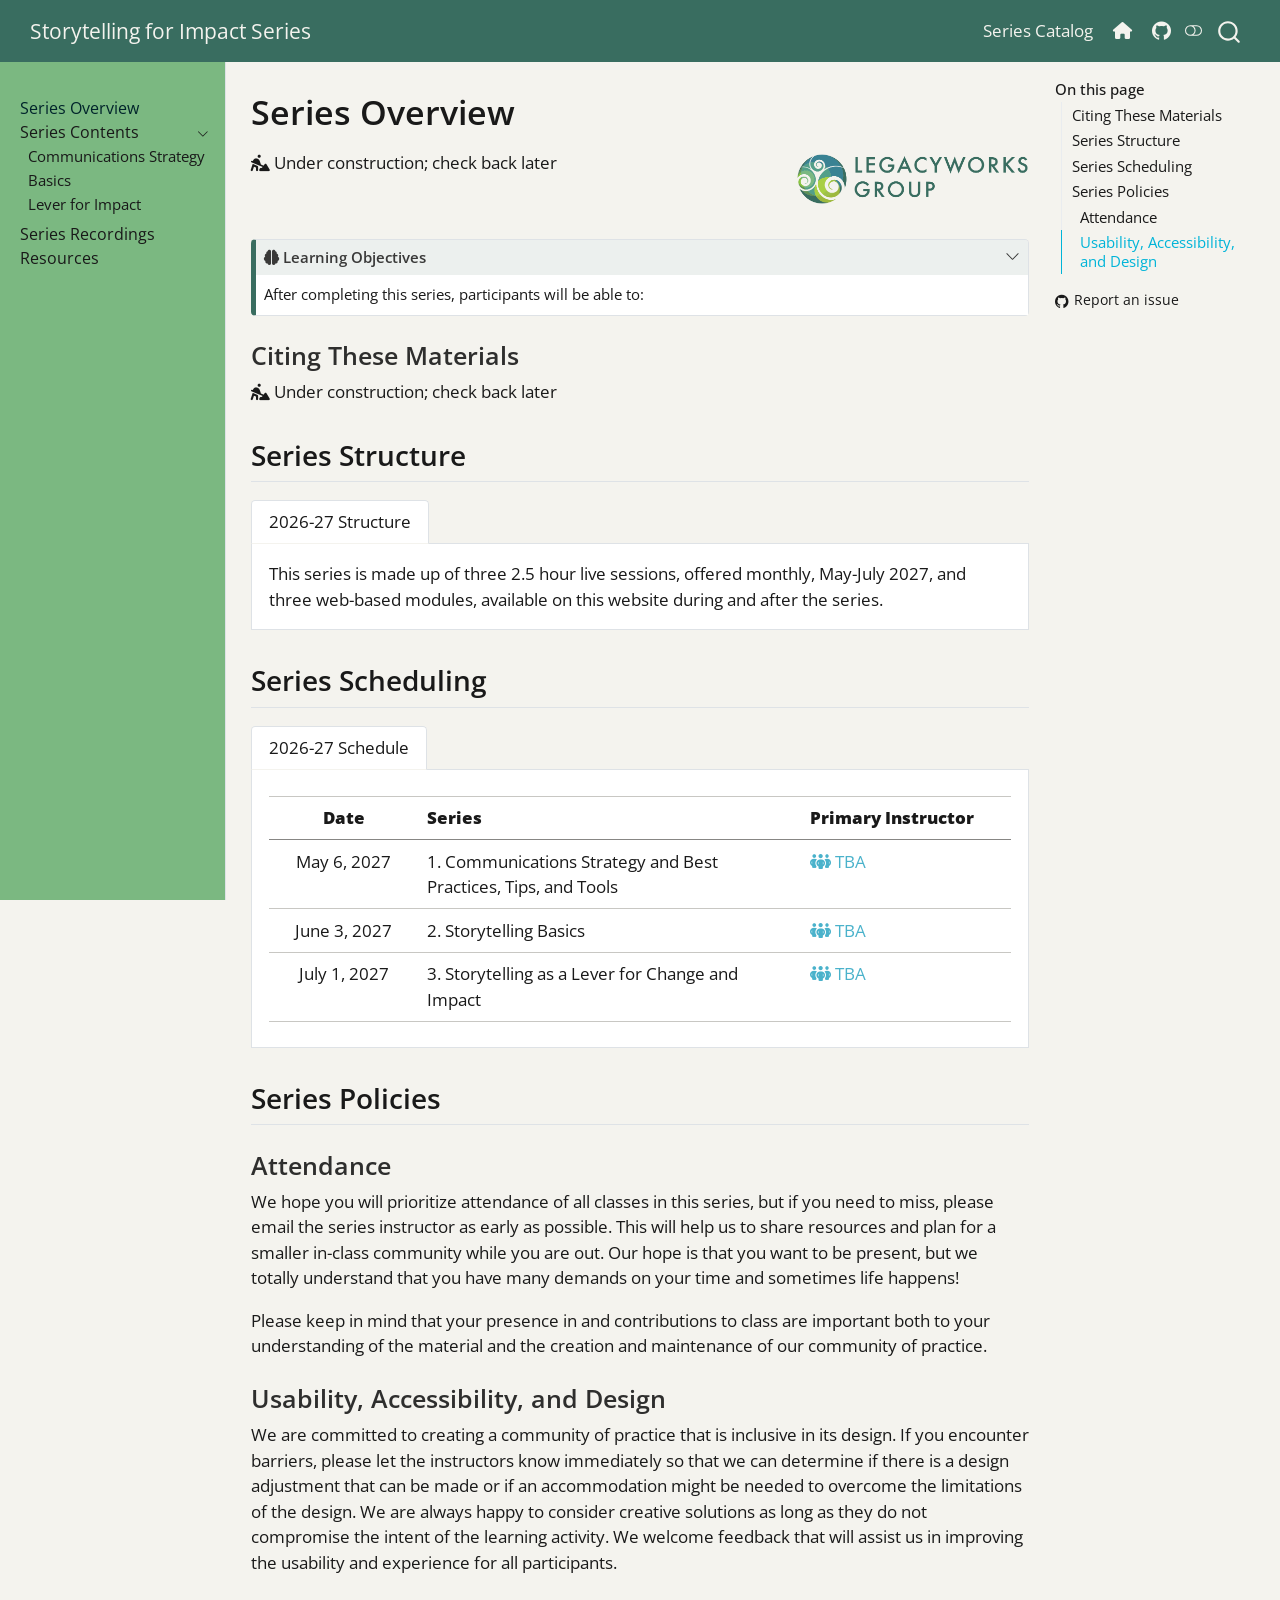
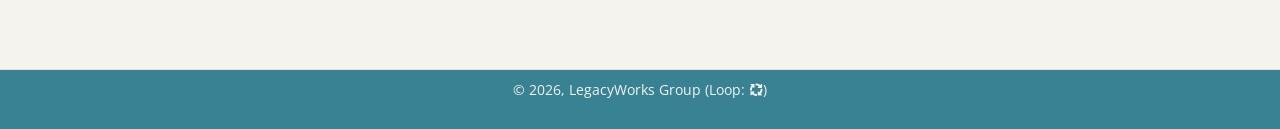
<file: index.html>
<!DOCTYPE html>
<html xmlns="http://www.w3.org/1999/xhtml" lang="en" xml:lang="en"><head>

<meta charset="utf-8">
<meta name="generator" content="quarto-1.11.9">

<meta name="viewport" content="width=device-width, initial-scale=1.0, user-scalable=yes">


<title>Series Overview – Storytelling for Impact Series</title>
<style>
/* Default styles provided by pandoc.
** See https://pandoc.org/MANUAL.html#variables-for-html for config info.
*/
span.smallcaps{font-variant: small-caps;}
div.columns{display: flex; gap: 1.5em;}
div.column{flex: auto;}
@media screen {
div.columns{gap: min(4vw, 1.5em);}
div.column{overflow-x: auto;}
}
div.hanging-indent{margin-left: 1.5em; text-indent: -1.5em;}
ul.task-list{list-style: none;}
ul.task-list li input[type="checkbox"] {
  width: 0.8em;
  margin: 0 0.8em 0.2em -1em; /* quarto-specific, see https://github.com/quarto-dev/quarto-cli/issues/4556 */ 
  vertical-align: middle;
}
</style>


<script src="site_libs/quarto-nav/quarto-nav.js"></script>
<script src="site_libs/quarto-nav/headroom.min.js"></script>
<script src="site_libs/clipboard/clipboard.min.js"></script>
<script src="site_libs/quarto-search/autocomplete.umd.js"></script>
<script src="site_libs/quarto-search/fuse.min.js"></script>
<script src="site_libs/quarto-search/quarto-search.js"></script>
<meta name="quarto:offset" content="./">
<link href="./content/images/logo_lwg-circle.png" rel="icon" type="image/png">
<script src="site_libs/quarto-html/quarto.js" type="module"></script>
<script src="site_libs/quarto-html/tabsets/tabsets.js" type="module"></script>
<script src="site_libs/quarto-html/scrollable-regions/scrollable-regions.js" type="module"></script>
<script src="site_libs/quarto-html/popper.min.js"></script>
<script src="site_libs/quarto-html/tippy.umd.min.js"></script>
<script src="site_libs/quarto-html/anchor.min.js"></script>
<link href="site_libs/quarto-html/tippy.css" rel="stylesheet">
<link href="site_libs/quarto-html/quarto-syntax-highlighting-63b5708e65d6cd79cd7618c58d0c21e7.css" rel="stylesheet" class="quarto-color-scheme" id="quarto-text-highlighting-styles">
<link href="site_libs/quarto-html/quarto-syntax-highlighting-dark-447e42e69aaa9833c0ba1b986f430b20.css" rel="stylesheet" class="quarto-color-scheme quarto-color-alternate" id="quarto-text-highlighting-styles">
<link href="site_libs/quarto-html/quarto-syntax-highlighting-63b5708e65d6cd79cd7618c58d0c21e7.css" rel="stylesheet" class="quarto-color-scheme-extra" id="quarto-text-highlighting-styles">
<script src="site_libs/bootstrap/bootstrap.min.js"></script>
<link href="site_libs/bootstrap/bootstrap-icons.css" rel="stylesheet">
<link href="site_libs/bootstrap/bootstrap-e98da9be81661ecb6ac984ca3b5b6dd8.min.css" rel="stylesheet" append-hash="true" class="quarto-color-scheme" id="quarto-bootstrap" data-mode="light">
<link href="site_libs/bootstrap/bootstrap-dark-90762f6b8fdf0c4e20819e556e25b376.min.css" rel="stylesheet" append-hash="true" class="quarto-color-scheme quarto-color-alternate" id="quarto-bootstrap" data-mode="dark">
<link href="site_libs/bootstrap/bootstrap-e98da9be81661ecb6ac984ca3b5b6dd8.min.css" rel="stylesheet" append-hash="true" class="quarto-color-scheme-extra" id="quarto-bootstrap" data-mode="light">
<link href="site_libs/quarto-contrib/fontawesome6-6.7.2/all.min.css" rel="stylesheet">
<link href="site_libs/quarto-contrib/fontawesome6-6.7.2/latex-fontsize.css" rel="stylesheet">
<script id="quarto-search-options" type="application/json">{
  "location": "navbar",
  "copy-button": false,
  "collapse-after": 3,
  "panel-placement": "end",
  "type": "overlay",
  "limit": 50,
  "keyboard-shortcut": [
    "f",
    "/",
    "s"
  ],
  "show-item-context": false,
  "language": {
    "search-no-results-text": "No results",
    "search-matching-documents-text": "matching documents",
    "search-copy-link-title": "Copy link to search",
    "search-hide-matches-text": "Hide additional matches",
    "search-more-match-text": "more match in this document",
    "search-more-matches-text": "more matches in this document",
    "search-clear-button-title": "Clear",
    "search-text-placeholder": "",
    "search-detached-cancel-button-title": "Cancel",
    "search-submit-button-title": "Submit",
    "search-label": "Search"
  }
}</script>


</head>

<body class="nav-sidebar docked nav-fixed quarto-light"><a id="quarto-skip-link" class="visually-hidden-focusable" href="#quarto-document-content">Skip to main content</a><script id="quarto-html-before-body" type="application/javascript">
    const toggleBodyColorMode = (bsSheetEl) => {
      const mode = bsSheetEl.getAttribute("data-mode");
      const bodyEl = window.document.querySelector("body");
      if (mode === "dark") {
        bodyEl.classList.add("quarto-dark");
        bodyEl.classList.remove("quarto-light");
      } else {
        bodyEl.classList.add("quarto-light");
        bodyEl.classList.remove("quarto-dark");
      }
    }
    const toggleBodyColorPrimary = () => {
      const bsSheetEl = window.document.querySelector("link#quarto-bootstrap:not([rel=disabled-stylesheet])");
      if (bsSheetEl) {
        toggleBodyColorMode(bsSheetEl);
      }
    }
    const setColorSchemeToggle = (alternate) => {
      const toggles = window.document.querySelectorAll('.quarto-color-scheme-toggle');
      for (let i=0; i < toggles.length; i++) {
        const toggle = toggles[i];
        if (toggle) {
          toggle.setAttribute("aria-checked", alternate ? "true" : "false");
          if (alternate) {
            toggle.classList.add("alternate");
          } else {
            toggle.classList.remove("alternate");
          }
        }
      }
    };
    const toggleColorMode = (alternate) => {
      // Switch the stylesheets
      const primaryStylesheets = window.document.querySelectorAll('link.quarto-color-scheme:not(.quarto-color-alternate)');
      const alternateStylesheets = window.document.querySelectorAll('link.quarto-color-scheme.quarto-color-alternate');
      manageTransitions('#quarto-margin-sidebar .nav-link', false);
      if (alternate) {
        // note: dark is layered on light, we don't disable primary!
        enableStylesheet(alternateStylesheets);
        for (const sheetNode of alternateStylesheets) {
          if (sheetNode.id === "quarto-bootstrap") {
            toggleBodyColorMode(sheetNode);
          }
        }
      } else {
        disableStylesheet(alternateStylesheets);
        enableStylesheet(primaryStylesheets)
        toggleBodyColorPrimary();
      }
      manageTransitions('#quarto-margin-sidebar .nav-link', true);
      // Switch the toggles
      setColorSchemeToggle(alternate)
    }
    // Hack to workaround the fact that safari doesn't
    // properly recolor the scrollbar when toggling (#1455).
    // Not run on load: stylesheets are set before first paint there, and
    // scrolling would undo the scroll to a URL fragment (#14973).
    // The one pixel nudge keeps the reader where they were.
    const refreshSafariScrollbar = () => {
      if (navigator.userAgent.indexOf('Safari') > 0 && navigator.userAgent.indexOf('Chrome') == -1) {
        manageTransitions("body", false);
        const scrollY = window.scrollY;
        window.scrollTo(0, scrollY > 0 ? scrollY - 1 : 1);
        setTimeout(() => {
          window.scrollTo(0, scrollY);
          manageTransitions("body", true);
        }, 40);
      }
    }
    const disableStylesheet = (stylesheets) => {
      for (let i=0; i < stylesheets.length; i++) {
        const stylesheet = stylesheets[i];
        stylesheet.rel = 'disabled-stylesheet';
      }
    }
    const enableStylesheet = (stylesheets) => {
      for (let i=0; i < stylesheets.length; i++) {
        const stylesheet = stylesheets[i];
        if(stylesheet.rel !== 'stylesheet') { // for Chrome, which will still FOUC without this check
          stylesheet.rel = 'stylesheet';
        }
      }
    }
    const manageTransitions = (selector, allowTransitions) => {
      const els = window.document.querySelectorAll(selector);
      for (let i=0; i < els.length; i++) {
        const el = els[i];
        if (allowTransitions) {
          el.classList.remove('notransition');
        } else {
          el.classList.add('notransition');
        }
      }
    }
    const isFileUrl = () => {
      return window.location.protocol === 'file:';
    }
    const hasAlternateSentinel = () => {
      let styleSentinel = getColorSchemeSentinel();
      if (styleSentinel !== null) {
        return styleSentinel === "alternate";
      } else {
        return false;
      }
    }
    const setStyleSentinel = (alternate) => {
      const value = alternate ? "alternate" : "default";
      if (!isFileUrl()) {
        window.localStorage.setItem("quarto-color-scheme", value);
      } else {
        localAlternateSentinel = value;
      }
    }
    const getColorSchemeSentinel = () => {
      if (!isFileUrl()) {
        const storageValue = window.localStorage.getItem("quarto-color-scheme");
        return storageValue != null ? storageValue : localAlternateSentinel;
      } else {
        return localAlternateSentinel;
      }
    }
    const toggleGiscusIfUsed = (isAlternate, darkModeDefault) => {
      const baseTheme = document.querySelector('#giscus-base-theme')?.value ?? 'light';
      const alternateTheme = document.querySelector('#giscus-alt-theme')?.value ?? 'dark';
      let newTheme = '';
      if(authorPrefersDark) {
        newTheme = isAlternate ? baseTheme : alternateTheme;
      } else {
        newTheme = isAlternate ? alternateTheme : baseTheme;
      }
      const changeGiscusTheme = () => {
        // From: https://github.com/giscus/giscus/issues/336
        const sendMessage = (message) => {
          const iframe = document.querySelector('iframe.giscus-frame');
          if (!iframe) return;
          iframe.contentWindow.postMessage({ giscus: message }, 'https://giscus.app');
        }
        sendMessage({
          setConfig: {
            theme: newTheme
          }
        });
      }
      const isGiscussLoaded = window.document.querySelector('iframe.giscus-frame') !== null;
      if (isGiscussLoaded) {
        changeGiscusTheme();
      }
    };
    const authorPrefersDark = false;
    const darkModeDefault = authorPrefersDark;
      document.querySelector('link#quarto-text-highlighting-styles.quarto-color-scheme-extra').rel = 'disabled-stylesheet';
      document.querySelector('link#quarto-bootstrap.quarto-color-scheme-extra').rel = 'disabled-stylesheet';
    let localAlternateSentinel = darkModeDefault ? 'alternate' : 'default';
    // Dark / light mode switch
    window.quartoToggleColorScheme = () => {
      // Read the current dark / light value
      let toAlternate = !hasAlternateSentinel();
      toggleColorMode(toAlternate);
      refreshSafariScrollbar();
      setStyleSentinel(toAlternate);
      toggleGiscusIfUsed(toAlternate, darkModeDefault);
      window.dispatchEvent(new Event('resize'));
    };
    // Switch to dark mode if need be
    if (hasAlternateSentinel()) {
      toggleColorMode(true);
    } else {
      toggleColorMode(false);
    }
  </script>

<div id="quarto-search-results"></div>
  <header id="quarto-header" class="headroom fixed-top">
    <nav class="navbar navbar-expand-lg " data-bs-theme="dark" aria-label="Site">
      <div class="navbar-container container-fluid">
      <div class="navbar-brand-container mx-auto">
    <a class="navbar-brand" href="./index.html">
    <span class="navbar-title">Storytelling for Impact Series</span>
    </a>
  </div>
          <button class="navbar-toggler" type="button" data-bs-toggle="collapse" data-bs-target="#navbarCollapse" aria-controls="navbarCollapse" aria-expanded="false" aria-label="Toggle navigation" onclick="if (window.quartoToggleHeadroom) { window.quartoToggleHeadroom(); }">
  <span class="navbar-toggler-icon"></span>
</button>
          <div class="collapse navbar-collapse" id="navbarCollapse">
            <ul class="navbar-nav navbar-nav-scroll ms-auto">
  <li class="nav-item">
    <a class="nav-link" href="https://legacyworksgroup.github.io/learning-catalog/"> 
<span class="menu-text">Series Catalog</span></a>
  </li>  
  <li class="nav-item">
    <a class="nav-link" href="https://legacyworksgroup.com/"> 
<span class="menu-text"><i class="fa-solid fa-house" aria-label="house"></i></span></a>
  </li>  
  <li class="nav-item compact">
    <a class="nav-link" href="https://github.com/LegacyWorksGroup/storytelling"> <i class="bi bi-github" role="img">
</i> 
<span class="menu-text"></span></a>
  </li>  
</ul>
          </div> <!-- /navcollapse -->
            <div class="quarto-navbar-tools">
  <button type="button" role="switch" aria-checked="false" class="quarto-color-scheme-toggle quarto-navigation-tool  px-1" onclick="window.quartoToggleColorScheme(); return false;" title="Toggle dark mode" aria-label="Toggle dark mode"><i class="bi"></i></button>
</div>
            <div id="quarto-search" class="" title="Search"></div>
      </div> <!-- /container-fluid -->
    </nav>
  <nav class="quarto-secondary-nav" aria-label="Toolbar">
    <div class="container-fluid d-flex">
      <button type="button" class="quarto-btn-toggle btn" data-bs-toggle="collapse" role="button" data-bs-target=".quarto-sidebar-collapse-item" aria-controls="quarto-sidebar" aria-expanded="false" aria-label="Toggle sidebar navigation" onclick="if (window.quartoToggleHeadroom) { window.quartoToggleHeadroom(); }">
        <i class="bi bi-layout-text-sidebar-reverse"></i>
      </button>
        <nav class="quarto-page-breadcrumbs" aria-label="Breadcrumbs"><ol class="breadcrumb"><li class="breadcrumb-item"><a href="./index.html">Series Overview</a></li></ol></nav>
        <a class="flex-grow-1" data-bs-toggle="collapse" data-bs-target=".quarto-sidebar-collapse-item" onclick="if (window.quartoToggleHeadroom) { window.quartoToggleHeadroom(); }">      
        </a>
    </div>
  </nav>
</header>
<!-- content -->
<div id="quarto-content" class="quarto-container page-columns page-rows-contents page-layout-article page-navbar">
<!-- sidebar -->
  <nav id="quarto-sidebar" class="sidebar collapse collapse-horizontal quarto-sidebar-collapse-item sidebar-navigation docked overflow-auto" aria-label="Section">
    <div class="sidebar-menu-container"> 
    <ul class="list-unstyled mt-1">
        <li class="sidebar-item">
  <div class="sidebar-item-container"> 
  <a href="./index.html" class="sidebar-item-text sidebar-link active">
 <span class="menu-text">Series Overview</span></a>
  </div>
</li>
        <li class="sidebar-item sidebar-item-section">
      <div class="sidebar-item-container"> 
            <button type="button" class="sidebar-item-text sidebar-item-toggle sidebar-link text-start" data-bs-toggle="collapse" data-bs-target="#quarto-sidebar-section-1" aria-controls="quarto-sidebar-section-1" aria-expanded="true">
 <span class="menu-text" id="quarto-sidebar-section-1-label">Series Contents</span><i class="bi bi-chevron-right" aria-hidden="true"></i></button>
      </div>
      <ul id="quarto-sidebar-section-1" aria-labelledby="quarto-sidebar-section-1-label" class="collapse list-unstyled sidebar-section depth1 show">  
          <li class="sidebar-item">
  <div class="sidebar-item-container"> 
  <a href="./content/strategy.html" class="sidebar-item-text sidebar-link">
 <span class="menu-text">Communications Strategy</span></a>
  </div>
</li>
          <li class="sidebar-item">
  <div class="sidebar-item-container"> 
  <a href="./content/basics.html" class="sidebar-item-text sidebar-link">
 <span class="menu-text">Basics</span></a>
  </div>
</li>
          <li class="sidebar-item">
  <div class="sidebar-item-container"> 
  <a href="./content/impact.html" class="sidebar-item-text sidebar-link">
 <span class="menu-text">Lever for Impact</span></a>
  </div>
</li>
      </ul>
  </li>
        <li class="sidebar-item">
  <div class="sidebar-item-container"> 
  <a href="./recordings.html" class="sidebar-item-text sidebar-link">
 <span class="menu-text">Series Recordings</span></a>
  </div>
</li>
        <li class="sidebar-item">
  <div class="sidebar-item-container"> 
  <a href="./resources.html" class="sidebar-item-text sidebar-link">
 <span class="menu-text">Resources</span></a>
  </div>
</li>
    </ul>
    </div>
</nav>
<div id="quarto-sidebar-glass" class="quarto-sidebar-collapse-item" data-bs-toggle="collapse" data-bs-target=".quarto-sidebar-collapse-item"></div>
<!-- margin-sidebar -->
    <div id="quarto-margin-sidebar" class="sidebar margin-sidebar">
        <nav id="TOC" role="doc-toc" aria-labelledby="toc-title" class="toc-active">
    <h2 id="toc-title">On this page</h2>
   
  <ul>
  <li><a href="#citing-these-materials" id="toc-citing-these-materials" class="nav-link active" data-scroll-target="#citing-these-materials">Citing These Materials</a></li>
  <li><a href="#series-structure" id="toc-series-structure" class="nav-link" data-scroll-target="#series-structure">Series Structure</a></li>
  <li><a href="#series-scheduling" id="toc-series-scheduling" class="nav-link" data-scroll-target="#series-scheduling">Series Scheduling</a></li>
  <li><a href="#series-policies" id="toc-series-policies" class="nav-link" data-scroll-target="#series-policies">Series Policies</a>
  <ul class="collapse">
  <li><a href="#attendance" id="toc-attendance" class="nav-link" data-scroll-target="#attendance">Attendance</a></li>
  <li><a href="#usability-accessibility-and-design" id="toc-usability-accessibility-and-design" class="nav-link" data-scroll-target="#usability-accessibility-and-design">Usability, Accessibility, and Design</a></li>
  </ul></li>
  </ul>
<div class="toc-actions"><ul><li><a href="https://github.com/LegacyWorksGroup/storytelling/issues/new" class="toc-action"><i class="bi bi-github"></i>Report an issue</a></li></ul></div></nav>
    </div>
<!-- main -->
<main class="content" id="quarto-document-content" tabindex="-1">


<header id="title-block-header" class="quarto-title-block default">
<div class="quarto-title">
<h1 class="title">Series Overview</h1>
</div>



<div class="quarto-title-meta">

    
  
    
  </div>
  


</header>


<meta name="robots" content="noindex, nofollow">
<p><img src="content/images/logo_lwg-long.png" alt="Logo for LegacyWorks Group" width="30%" align="right"></p>
<p><i class="fa-solid fa-person-digging" aria-label="person-digging"></i> Under construction; check back later</p>
<p><br></p>
<div class="callout callout-style-default callout-tip no-icon callout-titled">
<div class="callout-header d-flex align-content-center" data-bs-toggle="collapse" data-bs-target=".callout-1-contents" aria-controls="callout-1" aria-expanded="true" aria-label="Toggle callout">
<div class="callout-icon-container">
<i class="callout-icon no-icon"></i>
</div>
<div class="callout-title-container flex-fill">
<span class="screen-reader-only">Tip</span><i class="fa-solid fa-brain" aria-label="brain"></i> Learning Objectives
</div>
<div class="callout-btn-toggle d-inline-block border-0 py-1 ps-1 pe-0 float-end"><i class="callout-toggle"></i></div>
</div>
<div id="callout-1" class="callout-1-contents callout-collapse collapse show">
<div class="callout-body-container callout-body">
<p>After completing this series, participants will be able to:</p>
</div>
</div>
</div>
<section id="citing-these-materials" class="level3">
<h3 class="anchored" data-anchor-id="citing-these-materials">Citing These Materials</h3>
<p><i class="fa-solid fa-person-digging" aria-label="person-digging"></i> Under construction; check back later</p>
</section>
<section id="series-structure" class="level2">
<h2 class="anchored" data-anchor-id="series-structure">Series Structure</h2>
<div class="tabset-margin-container"></div><div class="panel-tabset">
<ul class="nav nav-tabs" role="tablist"><li class="nav-item" role="presentation"><a class="nav-link active" id="tabset-1-1-tab" data-bs-toggle="tab" data-bs-target="#tabset-1-1" role="tab" aria-controls="tabset-1-1" aria-selected="true" href="">2026-27 Structure</a></li></ul>
<div class="tab-content">
<div id="tabset-1-1" class="tab-pane active" role="tabpanel" aria-labelledby="tabset-1-1-tab">
<p>This series is made up of three 2.5 hour live sessions, offered monthly, May-July 2027, and three web-based modules, available on this website during and after the series.</p>
</div>
</div>
</div>
</section>
<section id="series-scheduling" class="level2">
<h2 class="anchored" data-anchor-id="series-scheduling">Series Scheduling</h2>
<div class="tabset-margin-container"></div><div class="panel-tabset">
<ul class="nav nav-tabs" role="tablist"><li class="nav-item" role="presentation"><a class="nav-link active" id="tabset-2-1-tab" data-bs-toggle="tab" data-bs-target="#tabset-2-1" role="tab" aria-controls="tabset-2-1" aria-selected="true" href="">2026-27 Schedule</a></li></ul>
<div class="tab-content">
<div id="tabset-2-1" class="tab-pane active" role="tabpanel" aria-labelledby="tabset-2-1-tab">
<table class="caption-top table">
<colgroup>
<col style="width: 20%">
<col style="width: 51%">
<col style="width: 28%">
</colgroup>
<thead>
<tr class="header">
<th style="text-align: center;"><strong>Date</strong></th>
<th style="text-align: left;"><strong>Series</strong></th>
<th style="text-align: left;"><strong>Primary Instructor</strong></th>
</tr>
</thead>
<tbody>
<tr class="odd">
<td style="text-align: center;">May 6, 2027</td>
<td style="text-align: left;">1. Communications Strategy and Best Practices, Tips, and Tools</td>
<td style="text-align: left;"><span style="color:#4AB2CB"><i class="fa-solid fa-people-group" aria-label="people-group"></i> TBA </span></td>
</tr>
<tr class="even">
<td style="text-align: center;">June 3, 2027</td>
<td style="text-align: left;">2. Storytelling Basics</td>
<td style="text-align: left;"><span style="color:#4AB2CB"><i class="fa-solid fa-people-group" aria-label="people-group"></i> TBA </span></td>
</tr>
<tr class="odd">
<td style="text-align: center;">July 1, 2027</td>
<td style="text-align: left;">3. Storytelling as a Lever for Change and Impact</td>
<td style="text-align: left;"><span style="color:#4AB2CB"><i class="fa-solid fa-people-group" aria-label="people-group"></i> TBA </span></td>
</tr>
</tbody>
</table>
</div>
</div>
</div>
</section>
<section id="series-policies" class="level2">
<h2 class="anchored" data-anchor-id="series-policies">Series Policies</h2>
<section id="attendance" class="level3">
<h3 class="anchored" data-anchor-id="attendance">Attendance</h3>
<p>We hope you will prioritize attendance of all classes in this series, but if you need to miss, please email the series instructor as early as possible. This will help us to share resources and plan for a smaller in-class community while you are out. Our hope is that you want to be present, but we totally understand that you have many demands on your time and sometimes life happens!</p>
<p>Please keep in mind that your presence in and contributions to class are important both to your understanding of the material and the creation and maintenance of our community of practice.</p>
</section>
<section id="usability-accessibility-and-design" class="level3">
<h3 class="anchored" data-anchor-id="usability-accessibility-and-design">Usability, Accessibility, and Design</h3>
<p>We are committed to creating a community of practice that is inclusive in its design. If you encounter barriers, please let the instructors know immediately so that we can determine if there is a design adjustment that can be made or if an accommodation might be needed to overcome the limitations of the design. We are always happy to consider creative solutions as long as they do not compromise the intent of the learning activity. We welcome feedback that will assist us in improving the usability and experience for all participants.</p>


</section>
</section>

</main> <!-- /main -->
<script id="quarto-html-after-body" type="application/javascript">
  window.document.addEventListener("DOMContentLoaded", function (event) {
    // Ensure there is a toggle, if there isn't float one in the top right
    if (window.document.querySelector('.quarto-color-scheme-toggle') === null) {
      const toggle = window.document.createElement('button');
      toggle.type = "button";
      toggle.setAttribute("role", "switch");
      toggle.setAttribute("aria-checked", "false");
      toggle.classList.add('top-right');
      toggle.classList.add('quarto-color-scheme-toggle');
      toggle.setAttribute("aria-label", "Toggle dark mode");
      toggle.onclick = function() { try { window.quartoToggleColorScheme(); } catch {} return false; };
      const i = window.document.createElement("i");
      i.classList.add('bi');
      toggle.appendChild(i);
      // Put the toggle in a landmark of its own, so that landmark navigation
      // can reach it.
      //
      // The container is always a fresh direct child of body, and the toggle is
      // never moved into page furniture that the theme or the author controls.
      // The toggle is positioned against the page, so any ancestor that
      // establishes a containing block captures it: a positioned element or a
      // grid for position: absolute, and transform, filter, will-change or
      // contain for position: fixed. A direct child of body has none of these
      // to inherit, and the shift when one appears is silent and visual.
      //
      // ARIA says a document should have at most one banner, and axe reports a
      // duplicate whether or not the banners carry distinct labels. So use a
      // header when the page has no banner yet, and a named region otherwise.
      //
      // A header is a banner wherever it sits, unless it is inside sectioning
      // content, so this cannot just look at the children of body: a custom
      // page layout wraps the title block header in a plain div. An explicit
      // role="banner" always counts.
      const sectioning = 'article, aside, main, nav, section, [role="article"], [role="complementary"], [role="main"], [role="navigation"], [role="region"]';
      const hasBanner = Array.from(
        window.document.querySelectorAll('header:not([role]), [role="banner"]')
      ).some(function(el) {
        return el.hasAttribute("role") || el.closest(sectioning) === null;
      });
      const container = window.document.createElement(hasBanner ? "div" : "header");
      if (hasBanner) {
        container.setAttribute("role", "region");
        container.setAttribute("aria-label", "Toggle dark mode");
      }
      container.classList.add('quarto-color-scheme-toggle-container');
      container.appendChild(toggle);
      window.document.body.appendChild(container);
    }
    setColorSchemeToggle(hasAlternateSentinel())
    const icon = "";
    const anchorJS = new window.AnchorJS();
    anchorJS.options = {
      placement: 'right',
      icon: icon
    };
    anchorJS.add('.anchored');
    const isCodeAnnotation = (el) => {
      for (const clz of el.classList) {
        if (clz.startsWith('code-annotation-')) {                     
          return true;
        }
      }
      return false;
    }
    const onCopySuccess = function(e) {
      // button target
      const button = e.trigger;
      // don't keep focus
      button.blur();
      // flash "checked"
      button.classList.add('code-copy-button-checked');
      var currentTitle = button.getAttribute("title");
      button.setAttribute("title", "Copied!");
      let tooltip;
      if (window.bootstrap) {
        button.setAttribute("data-bs-toggle", "tooltip");
        button.setAttribute("data-bs-placement", "left");
        button.setAttribute("data-bs-title", "Copied!");
        tooltip = new bootstrap.Tooltip(button, 
          { trigger: "manual", 
            customClass: "code-copy-button-tooltip",
            offset: [0, -8]});
        tooltip.show();    
      }
      setTimeout(function() {
        if (tooltip) {
          tooltip.hide();
          button.removeAttribute("data-bs-title");
          button.removeAttribute("data-bs-toggle");
          button.removeAttribute("data-bs-placement");
        }
        button.setAttribute("title", currentTitle);
        button.classList.remove('code-copy-button-checked');
      }, 1000);
      // clear code selection
      e.clearSelection();
    }
    const getTextToCopy = function(trigger) {
      const outerScaffold = trigger.parentElement.cloneNode(true);
      const codeEl = outerScaffold.querySelector('code');
      for (const childEl of codeEl.children) {
        if (isCodeAnnotation(childEl)) {
          childEl.remove();
        }
      }
      return codeEl.innerText;
    }
    const clipboard = new window.ClipboardJS('.code-copy-button:not([data-in-quarto-modal])', {
      text: getTextToCopy
    });
    clipboard.on('success', onCopySuccess);
    if (window.document.getElementById('quarto-embedded-source-code-modal')) {
      const clipboardModal = new window.ClipboardJS('.code-copy-button[data-in-quarto-modal]', {
        text: getTextToCopy,
        container: window.document.getElementById('quarto-embedded-source-code-modal')
      });
      clipboardModal.on('success', onCopySuccess);
    }
      var localhostRegex = new RegExp(/^(?:http|https):\/\/localhost\:?[0-9]*\//);
      var mailtoRegex = new RegExp(/^mailto:/);
        var filterRegex = new RegExp("https:\/\/LegacyWorksGroup\.github\.io\/storytelling\/");
      const newWindowLabel = "(opens in a new tab)";
      const newWindowNoteId = "quarto-ext-newwindow-label";
      // Links reference one hidden label through aria-describedby, so the
      // announcement never changes their accessible name.
      var describeNewWindow = (link) => {
        if (!window.document.getElementById(newWindowNoteId)) {
          var newWindowNote = window.document.createElement("span");
          newWindowNote.id = newWindowNoteId;
          newWindowNote.hidden = true;
          newWindowNote.textContent = newWindowLabel;
          window.document.body.appendChild(newWindowNote);
        }
        var describedBy = (link.getAttribute("aria-describedby") || "").split(/\s+/).filter(Boolean);
        if (!describedBy.includes(newWindowNoteId)) {
          describedBy.push(newWindowNoteId);
          link.setAttribute("aria-describedby", describedBy.join(" "));
        }
      }
      var isInternal = (href) => {
          return filterRegex.test(href) || localhostRegex.test(href) || mailtoRegex.test(href);
      }
      // Inspect non-navigation links and adorn them if external
      window.quartoDecorateExternalLinks = function (root) {
     var links = (root || window.document).querySelectorAll('a[href]:not(.nav-link):not(.navbar-brand):not(.toc-action):not(.sidebar-link):not(.sidebar-item-toggle):not(.pagination-link):not(.no-external):not([aria-hidden]):not(.dropdown-item):not(.quarto-navigation-tool):not(.about-link)');
      for (var i=0; i<links.length; i++) {
        const link = links[i];
        if (!isInternal(link.href)) {
          // undo the damage that might have been done by quarto-nav.js in the case of
          // links that we want to consider external
          if (link.dataset.originalHref !== undefined) {
            link.href = link.dataset.originalHref;
          }
            // target, if specified
            link.setAttribute("target", "_blank");
            if (link.getAttribute("rel") === null) {
              link.setAttribute("rel", "noopener");
            }
            describeNewWindow(link);
          if (!link.classList.contains('no-external-icon')) {
          }
        }
      }
      };
      window.quartoDecorateExternalLinks(window.document);
    // Esc closes the popup (WCAG 1.4.13) and focus leaving both trigger and
    // popup closes it (WCAG 2.4.11); tippy handles neither for interactive popups.
    const hideOnEscAndFocusOut = {
      name: 'hideOnEscAndFocusOut',
      defaultValue: true,
      fn(instance) {
        const dismiss = () => {
          // A show scheduled by the trigger delay would otherwise reopen it
          instance.clearDelayTimeouts();
          instance.hide();
        };
        const onKeyDown = (event) => {
          if (event.key !== 'Escape') {
            return;
          }
          // Keep Esc from also reaching page handlers (e.g. reveal.js overview),
          // except an open reveal.js slide menu, which Esc should close too.
          // The menu handles keys only when its keyboard option is on.
          const menuHandlesEsc = window.Reveal?.getPlugin?.('menu')?.isOpen() &&
            window.Reveal.getConfig().menu?.keyboard !== false;
          if (!menuHandlesEsc) {
            event.stopPropagation();
          }
          if (instance.popper.contains(window.document.activeElement)) {
            // Disabled while refocusing so the focus trigger does not reopen it
            instance.disable();
            instance.reference.focus();
            instance.enable();
          }
          dismiss();
        };
        const onFocusOut = (event) => {
          const target = event.relatedTarget;
          if (target && !instance.reference.contains(target) &&
              !instance.popper.contains(target)) {
            dismiss();
          }
        };
        // On the trigger too: a click trigger (code-annotations: select) has no
        // blur handling. Attached for the instance's lifetime so leaving the
        // trigger also cancels a show still pending on the trigger delay.
        instance.reference.addEventListener('focusout', onFocusOut);
        return {
          onShow() {
            window.document.addEventListener('keydown', onKeyDown, true);
            instance.popper.addEventListener('focusout', onFocusOut);
          },
          onHide() {
            window.document.removeEventListener('keydown', onKeyDown, true);
            instance.popper.removeEventListener('focusout', onFocusOut);
          },
          onDestroy() {
            instance.reference.removeEventListener('focusout', onFocusOut);
          },
        };
      },
    };
    function tippyHover(el, contentFn, onTriggerFn, onUntriggerFn) {
      const config = {
        allowHTML: true,
        maxWidth: 500,
        delay: 100,
        arrow: false,
        appendTo: function(el) {
            return el.parentElement;
        },
        interactive: true,
        interactiveBorder: 10,
        theme: 'quarto',
        placement: 'bottom-start',
        plugins: [hideOnEscAndFocusOut],
      };
      if (contentFn) {
        config.content = contentFn;
      }
      if (onTriggerFn) {
        config.onTrigger = onTriggerFn;
      }
      if (onUntriggerFn) {
        config.onUntrigger = onUntriggerFn;
      }
      window.tippy(el, config); 
    }
    const noterefs = window.document.querySelectorAll('a[role="doc-noteref"]');
    for (var i=0; i<noterefs.length; i++) {
      const ref = noterefs[i];
      tippyHover(ref, function() {
        // use id or data attribute instead here
        let href = ref.getAttribute('data-footnote-href') || ref.getAttribute('href');
        try { href = new URL(href).hash; } catch {}
        const id = href.replace(/^#\/?/, "");
        const note = window.document.getElementById(id);
        if (note) {
          return note.innerHTML;
        } else {
          return "";
        }
      });
    }
    const xrefs = window.document.querySelectorAll('a.quarto-xref');
    const processXRef = (id, note) => {
      // Strip column container classes
      const stripColumnClz = (el) => {
        el.classList.remove("page-full", "page-columns");
        if (el.children) {
          for (const child of el.children) {
            stripColumnClz(child);
          }
        }
      }
      stripColumnClz(note)
      if (id === null || id.startsWith('sec-')) {
        // Special case sections, only their first couple elements
        const container = document.createElement("div");
        if (note.children && note.children.length > 2) {
          container.appendChild(note.children[0].cloneNode(true));
          for (let i = 1; i < note.children.length; i++) {
            const child = note.children[i];
            if (child.tagName === "P" && child.innerText === "") {
              continue;
            } else {
              container.appendChild(child.cloneNode(true));
              break;
            }
          }
          if (window.Quarto?.typesetMath) {
            window.Quarto.typesetMath(container);
          }
          return container.innerHTML
        } else {
          if (window.Quarto?.typesetMath) {
            window.Quarto.typesetMath(note);
          }
          return note.innerHTML;
        }
      } else {
        // Remove any anchor links if they are present
        const anchorLink = note.querySelector('a.anchorjs-link');
        if (anchorLink) {
          anchorLink.remove();
        }
        if (window.Quarto?.typesetMath) {
          window.Quarto.typesetMath(note);
        }
        if (note.classList.contains("callout")) {
          return note.outerHTML;
        } else {
          return note.innerHTML;
        }
      }
    }
    for (var i=0; i<xrefs.length; i++) {
      const xref = xrefs[i];
      tippyHover(xref, undefined, function(instance) {
        instance.disable();
        let url = xref.getAttribute('href');
        let hash = undefined; 
        if (url.startsWith('#')) {
          hash = url;
        } else {
          try { hash = new URL(url).hash; } catch {}
        }
        if (hash) {
          const id = hash.replace(/^#\/?/, "");
          const note = window.document.getElementById(id);
          if (note !== null) {
            try {
              const html = processXRef(id, note.cloneNode(true));
              instance.setContent(html);
            } finally {
              instance.enable();
              instance.show();
            }
          } else {
            // See if we can fetch this
            fetch(url.split('#')[0])
            .then(res => res.text())
            .then(html => {
              const parser = new DOMParser();
              const htmlDoc = parser.parseFromString(html, "text/html");
              const note = htmlDoc.getElementById(id);
              if (note !== null) {
                const html = processXRef(id, note);
                instance.setContent(html);
              } 
            }).finally(() => {
              instance.enable();
              instance.show();
            });
          }
        } else {
          // See if we can fetch a full url (with no hash to target)
          // This is a special case and we should probably do some content thinning / targeting
          fetch(url)
          .then(res => res.text())
          .then(html => {
            const parser = new DOMParser();
            const htmlDoc = parser.parseFromString(html, "text/html");
            const note = htmlDoc.querySelector('main.content');
            if (note !== null) {
              // This should only happen for chapter cross references
              // (since there is no id in the URL)
              // remove the first header
              if (note.children.length > 0 && note.children[0].tagName === "HEADER") {
                note.children[0].remove();
              }
              const html = processXRef(null, note);
              instance.setContent(html);
            } 
          }).finally(() => {
            instance.enable();
            instance.show();
          });
        }
      }, function(instance) {
      });
    }
        let selectedAnnoteEl;
        const selectorForAnnotation = ( cell, annotation) => {
          let cellAttr = 'data-code-cell="' + cell + '"';
          let lineAttr = 'data-code-annotation="' +  annotation + '"';
          const selector = 'span[' + cellAttr + '][' + lineAttr + ']';
          return selector;
        }
        const selectCodeLines = (annoteEl) => {
          const doc = window.document;
          const targetCell = annoteEl.getAttribute("data-target-cell");
          const targetAnnotation = annoteEl.getAttribute("data-target-annotation");
          const annoteSpan = window.document.querySelector(selectorForAnnotation(targetCell, targetAnnotation));
          const lines = annoteSpan.getAttribute("data-code-lines").split(",");
          const lineIds = lines.map((line) => {
            return targetCell + "-" + line;
          })
          // Each band is positioned against its own containing block, which is
          // not the offsetParent of the lines, so place it from client rects.
          const placeBand = (band, firstEl, lastEl, codeBlock) => {
            const container = band.offsetParent;
            if (container === null) {
              return;
            }
            const containerRect = container.getBoundingClientRect();
            // Reveal.js scales slides with a transform, so convert client
            // pixels back to the CSS pixels of the container.
            const scale = containerRect.height / container.offsetHeight || 1;
            const firstRect = firstEl.getBoundingClientRect();
            const lastRect = lastEl.getBoundingClientRect();
            const top = (firstRect.top - containerRect.top) / scale - container.clientTop + container.scrollTop;
            const height = (lastRect.bottom - firstRect.top) / scale;
            band.style.top = top - 2 + "px";
            band.style.height = height + 4 + "px";
            if (codeBlock) {
              // Without the copy button wrapper, the containing block is wider
              // than the code block, so span the code block explicitly.
              const blockRect = codeBlock.getBoundingClientRect();
              band.style.left = (blockRect.left - containerRect.left) / scale - container.clientLeft + container.scrollLeft + "px";
              band.style.width = blockRect.width / scale + "px";
            }
          };
          if (lineIds.length > 0) {
            const el = window.document.getElementById(lineIds[0]);
            const lastEl = window.document.getElementById(lineIds[lineIds.length - 1]);
            const parent = el.parentElement.parentElement;
            // cook up a div (if necessary) and position it
            let div = window.document.getElementById("code-annotation-line-highlight");
            if (div === null) {
              div = window.document.createElement("div");
              div.setAttribute("id", "code-annotation-line-highlight");
              div.style.position = 'absolute';
              parent.appendChild(div);
            }
            placeBand(div, el, lastEl, parent.closest("div.sourceCode") || parent);
            let gutterDiv = window.document.getElementById("code-annotation-line-highlight-gutter");
            if (gutterDiv === null) {
              gutterDiv = window.document.createElement("div");
              gutterDiv.setAttribute("id", "code-annotation-line-highlight-gutter");
              gutterDiv.style.position = 'absolute';
              const codeCell = window.document.getElementById(targetCell);
              const gutter = codeCell.querySelector('.code-annotation-gutter');
              gutter.appendChild(gutterDiv);
            }
            placeBand(gutterDiv, el, lastEl);
            selectedAnnoteEl = annoteEl;
          }
        };
        const unselectCodeLines = () => {
          const elementsIds = ["code-annotation-line-highlight", "code-annotation-line-highlight-gutter"];
          elementsIds.forEach((elId) => {
            const div = window.document.getElementById(elId);
            if (div) {
              div.remove();
            }
          });
          selectedAnnoteEl = undefined;
        };
          // Handle positioning of the toggle
      window.addEventListener(
        "resize",
        throttle(() => {
          elRect = undefined;
          if (selectedAnnoteEl) {
            selectCodeLines(selectedAnnoteEl);
          }
        }, 10)
      );
      function throttle(fn, ms) {
      let throttle = false;
      let timer;
        return (...args) => {
          if(!throttle) { // first call gets through
              fn.apply(this, args);
              throttle = true;
          } else { // all the others get throttled
              if(timer) clearTimeout(timer); // cancel #2
              timer = setTimeout(() => {
                fn.apply(this, args);
                timer = throttle = false;
              }, ms);
          }
        };
      }
        // Attach click handler to the DT
        const annoteDls = window.document.querySelectorAll('dt[data-target-cell]');
        for (const annoteDlNode of annoteDls) {
          annoteDlNode.addEventListener('click', (event) => {
            const clickedEl = event.target;
            if (clickedEl !== selectedAnnoteEl) {
              unselectCodeLines();
              const activeEl = window.document.querySelector('dt[data-target-cell].code-annotation-active');
              if (activeEl) {
                activeEl.classList.remove('code-annotation-active');
              }
              selectCodeLines(clickedEl);
              clickedEl.classList.add('code-annotation-active');
            } else {
              // Unselect the line
              unselectCodeLines();
              clickedEl.classList.remove('code-annotation-active');
            }
          });
        }
    const findCites = (el) => {
      const parentEl = el.parentElement;
      if (parentEl) {
        const cites = parentEl.dataset.cites;
        if (cites) {
          return {
            el,
            cites: cites.split(' ')
          };
        } else {
          return findCites(el.parentElement)
        }
      } else {
        return undefined;
      }
    };
    var bibliorefs = window.document.querySelectorAll('a[role="doc-biblioref"]');
    for (var i=0; i<bibliorefs.length; i++) {
      const ref = bibliorefs[i];
      const citeInfo = findCites(ref);
      if (citeInfo) {
        tippyHover(citeInfo.el, function() {
          var popup = window.document.createElement('div');
          citeInfo.cites.forEach(function(cite) {
            var citeDiv = window.document.createElement('div');
            citeDiv.classList.add('hanging-indent');
            citeDiv.classList.add('csl-entry');
            var biblioDiv = window.document.getElementById('ref-' + cite);
            if (biblioDiv) {
              citeDiv.innerHTML = biblioDiv.innerHTML;
            }
            popup.appendChild(citeDiv);
          });
          return popup.innerHTML;
        });
      }
    }
  });
  </script>
  <script type="application/javascript">
  window.quartoScrollableRegionsLabels = {"code":"Scrollable code","output":"Scrollable output"};
  </script>
</div> <!-- /content -->
<footer class="footer">
  <div class="nav-footer">
    <div class="nav-footer-left">
      &nbsp;
    </div>   
    <div class="nav-footer-center">
<p>© 2026, LegacyWorks Group (Loop: <a href="https://sites.google.com/legacyworksgroup.com/legacy-loop/legacyloop"><i class="fa-solid fa-arrows-spin" aria-label="arrows-spin"></i></a>)</p>
<div class="toc-actions d-sm-block d-md-none"><ul><li><a href="https://github.com/LegacyWorksGroup/storytelling/issues/new" class="toc-action"><i class="bi bi-github"></i>Report an issue</a></li></ul></div></div>
    <div class="nav-footer-right">
      &nbsp;
    </div>
  </div>
</footer>




</body></html>
</file>
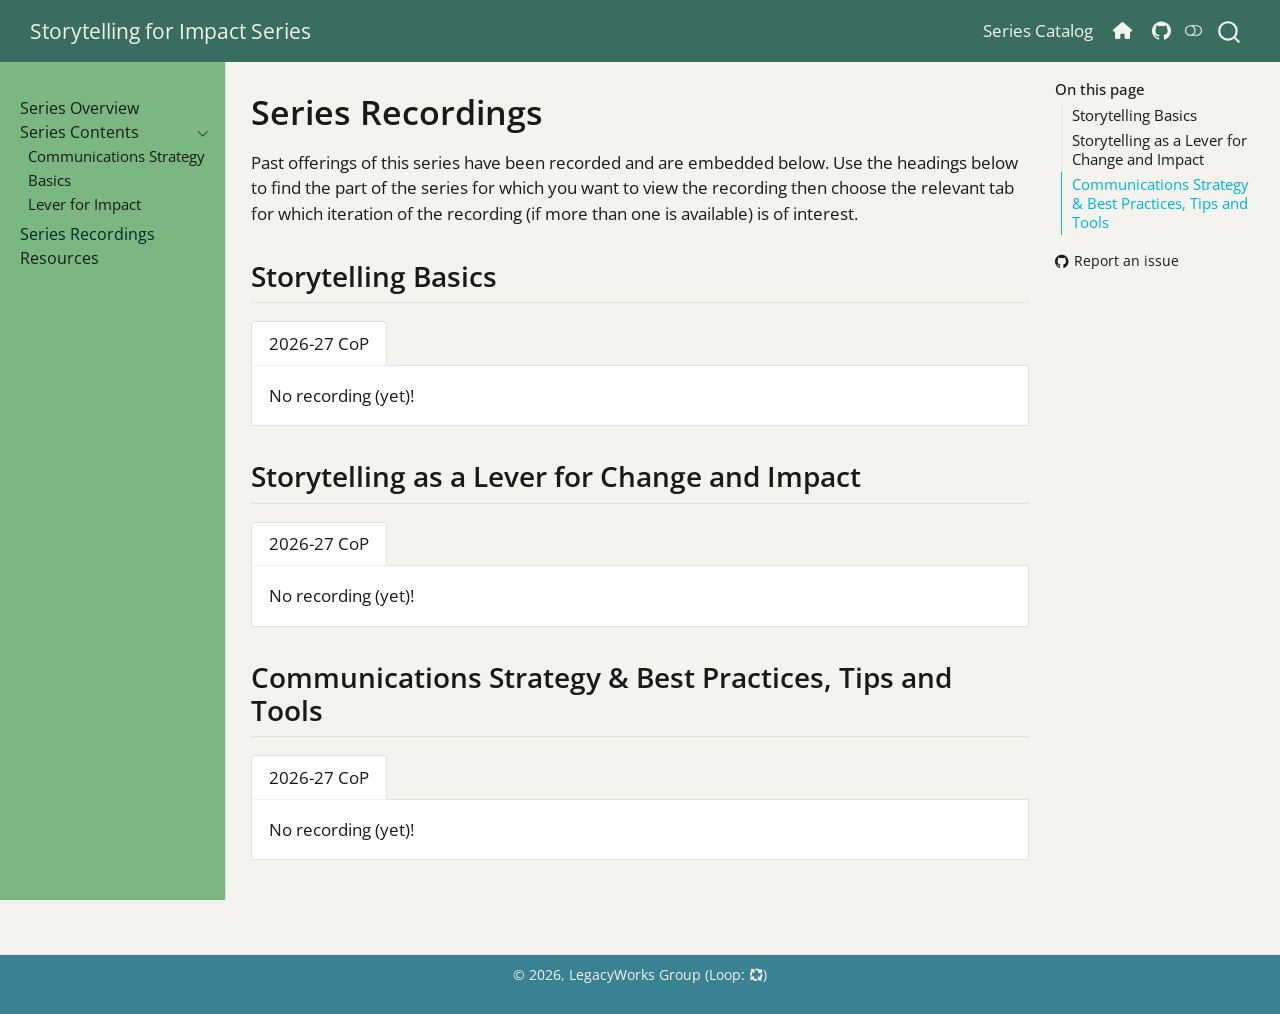
<file: recordings.html>
<!DOCTYPE html>
<html xmlns="http://www.w3.org/1999/xhtml" lang="en" xml:lang="en"><head>

<meta charset="utf-8">
<meta name="generator" content="quarto-1.11.9">

<meta name="viewport" content="width=device-width, initial-scale=1.0, user-scalable=yes">


<title>Series Recordings – Storytelling for Impact Series</title>
<style>
/* Default styles provided by pandoc.
** See https://pandoc.org/MANUAL.html#variables-for-html for config info.
*/
span.smallcaps{font-variant: small-caps;}
div.columns{display: flex; gap: 1.5em;}
div.column{flex: auto;}
@media screen {
div.columns{gap: min(4vw, 1.5em);}
div.column{overflow-x: auto;}
}
div.hanging-indent{margin-left: 1.5em; text-indent: -1.5em;}
ul.task-list{list-style: none;}
ul.task-list li input[type="checkbox"] {
  width: 0.8em;
  margin: 0 0.8em 0.2em -1em; /* quarto-specific, see https://github.com/quarto-dev/quarto-cli/issues/4556 */ 
  vertical-align: middle;
}
</style>


<script src="site_libs/quarto-nav/quarto-nav.js"></script>
<script src="site_libs/quarto-nav/headroom.min.js"></script>
<script src="site_libs/clipboard/clipboard.min.js"></script>
<script src="site_libs/quarto-search/autocomplete.umd.js"></script>
<script src="site_libs/quarto-search/fuse.min.js"></script>
<script src="site_libs/quarto-search/quarto-search.js"></script>
<meta name="quarto:offset" content="./">
<link href="./content/images/logo_lwg-circle.png" rel="icon" type="image/png">
<script src="site_libs/quarto-html/quarto.js" type="module"></script>
<script src="site_libs/quarto-html/tabsets/tabsets.js" type="module"></script>
<script src="site_libs/quarto-html/scrollable-regions/scrollable-regions.js" type="module"></script>
<script src="site_libs/quarto-html/popper.min.js"></script>
<script src="site_libs/quarto-html/tippy.umd.min.js"></script>
<script src="site_libs/quarto-html/anchor.min.js"></script>
<link href="site_libs/quarto-html/tippy.css" rel="stylesheet">
<link href="site_libs/quarto-html/quarto-syntax-highlighting-63b5708e65d6cd79cd7618c58d0c21e7.css" rel="stylesheet" class="quarto-color-scheme" id="quarto-text-highlighting-styles">
<link href="site_libs/quarto-html/quarto-syntax-highlighting-dark-447e42e69aaa9833c0ba1b986f430b20.css" rel="stylesheet" class="quarto-color-scheme quarto-color-alternate" id="quarto-text-highlighting-styles">
<link href="site_libs/quarto-html/quarto-syntax-highlighting-63b5708e65d6cd79cd7618c58d0c21e7.css" rel="stylesheet" class="quarto-color-scheme-extra" id="quarto-text-highlighting-styles">
<script src="site_libs/bootstrap/bootstrap.min.js"></script>
<link href="site_libs/bootstrap/bootstrap-icons.css" rel="stylesheet">
<link href="site_libs/bootstrap/bootstrap-e98da9be81661ecb6ac984ca3b5b6dd8.min.css" rel="stylesheet" append-hash="true" class="quarto-color-scheme" id="quarto-bootstrap" data-mode="light">
<link href="site_libs/bootstrap/bootstrap-dark-90762f6b8fdf0c4e20819e556e25b376.min.css" rel="stylesheet" append-hash="true" class="quarto-color-scheme quarto-color-alternate" id="quarto-bootstrap" data-mode="dark">
<link href="site_libs/bootstrap/bootstrap-e98da9be81661ecb6ac984ca3b5b6dd8.min.css" rel="stylesheet" append-hash="true" class="quarto-color-scheme-extra" id="quarto-bootstrap" data-mode="light">
<link href="site_libs/quarto-contrib/fontawesome6-6.7.2/all.min.css" rel="stylesheet">
<link href="site_libs/quarto-contrib/fontawesome6-6.7.2/latex-fontsize.css" rel="stylesheet">
<script id="quarto-search-options" type="application/json">{
  "location": "navbar",
  "copy-button": false,
  "collapse-after": 3,
  "panel-placement": "end",
  "type": "overlay",
  "limit": 50,
  "keyboard-shortcut": [
    "f",
    "/",
    "s"
  ],
  "show-item-context": false,
  "language": {
    "search-no-results-text": "No results",
    "search-matching-documents-text": "matching documents",
    "search-copy-link-title": "Copy link to search",
    "search-hide-matches-text": "Hide additional matches",
    "search-more-match-text": "more match in this document",
    "search-more-matches-text": "more matches in this document",
    "search-clear-button-title": "Clear",
    "search-text-placeholder": "",
    "search-detached-cancel-button-title": "Cancel",
    "search-submit-button-title": "Submit",
    "search-label": "Search"
  }
}</script>


</head>

<body class="nav-sidebar docked nav-fixed quarto-light"><a id="quarto-skip-link" class="visually-hidden-focusable" href="#quarto-document-content">Skip to main content</a><script id="quarto-html-before-body" type="application/javascript">
    const toggleBodyColorMode = (bsSheetEl) => {
      const mode = bsSheetEl.getAttribute("data-mode");
      const bodyEl = window.document.querySelector("body");
      if (mode === "dark") {
        bodyEl.classList.add("quarto-dark");
        bodyEl.classList.remove("quarto-light");
      } else {
        bodyEl.classList.add("quarto-light");
        bodyEl.classList.remove("quarto-dark");
      }
    }
    const toggleBodyColorPrimary = () => {
      const bsSheetEl = window.document.querySelector("link#quarto-bootstrap:not([rel=disabled-stylesheet])");
      if (bsSheetEl) {
        toggleBodyColorMode(bsSheetEl);
      }
    }
    const setColorSchemeToggle = (alternate) => {
      const toggles = window.document.querySelectorAll('.quarto-color-scheme-toggle');
      for (let i=0; i < toggles.length; i++) {
        const toggle = toggles[i];
        if (toggle) {
          toggle.setAttribute("aria-checked", alternate ? "true" : "false");
          if (alternate) {
            toggle.classList.add("alternate");
          } else {
            toggle.classList.remove("alternate");
          }
        }
      }
    };
    const toggleColorMode = (alternate) => {
      // Switch the stylesheets
      const primaryStylesheets = window.document.querySelectorAll('link.quarto-color-scheme:not(.quarto-color-alternate)');
      const alternateStylesheets = window.document.querySelectorAll('link.quarto-color-scheme.quarto-color-alternate');
      manageTransitions('#quarto-margin-sidebar .nav-link', false);
      if (alternate) {
        // note: dark is layered on light, we don't disable primary!
        enableStylesheet(alternateStylesheets);
        for (const sheetNode of alternateStylesheets) {
          if (sheetNode.id === "quarto-bootstrap") {
            toggleBodyColorMode(sheetNode);
          }
        }
      } else {
        disableStylesheet(alternateStylesheets);
        enableStylesheet(primaryStylesheets)
        toggleBodyColorPrimary();
      }
      manageTransitions('#quarto-margin-sidebar .nav-link', true);
      // Switch the toggles
      setColorSchemeToggle(alternate)
    }
    // Hack to workaround the fact that safari doesn't
    // properly recolor the scrollbar when toggling (#1455).
    // Not run on load: stylesheets are set before first paint there, and
    // scrolling would undo the scroll to a URL fragment (#14973).
    // The one pixel nudge keeps the reader where they were.
    const refreshSafariScrollbar = () => {
      if (navigator.userAgent.indexOf('Safari') > 0 && navigator.userAgent.indexOf('Chrome') == -1) {
        manageTransitions("body", false);
        const scrollY = window.scrollY;
        window.scrollTo(0, scrollY > 0 ? scrollY - 1 : 1);
        setTimeout(() => {
          window.scrollTo(0, scrollY);
          manageTransitions("body", true);
        }, 40);
      }
    }
    const disableStylesheet = (stylesheets) => {
      for (let i=0; i < stylesheets.length; i++) {
        const stylesheet = stylesheets[i];
        stylesheet.rel = 'disabled-stylesheet';
      }
    }
    const enableStylesheet = (stylesheets) => {
      for (let i=0; i < stylesheets.length; i++) {
        const stylesheet = stylesheets[i];
        if(stylesheet.rel !== 'stylesheet') { // for Chrome, which will still FOUC without this check
          stylesheet.rel = 'stylesheet';
        }
      }
    }
    const manageTransitions = (selector, allowTransitions) => {
      const els = window.document.querySelectorAll(selector);
      for (let i=0; i < els.length; i++) {
        const el = els[i];
        if (allowTransitions) {
          el.classList.remove('notransition');
        } else {
          el.classList.add('notransition');
        }
      }
    }
    const isFileUrl = () => {
      return window.location.protocol === 'file:';
    }
    const hasAlternateSentinel = () => {
      let styleSentinel = getColorSchemeSentinel();
      if (styleSentinel !== null) {
        return styleSentinel === "alternate";
      } else {
        return false;
      }
    }
    const setStyleSentinel = (alternate) => {
      const value = alternate ? "alternate" : "default";
      if (!isFileUrl()) {
        window.localStorage.setItem("quarto-color-scheme", value);
      } else {
        localAlternateSentinel = value;
      }
    }
    const getColorSchemeSentinel = () => {
      if (!isFileUrl()) {
        const storageValue = window.localStorage.getItem("quarto-color-scheme");
        return storageValue != null ? storageValue : localAlternateSentinel;
      } else {
        return localAlternateSentinel;
      }
    }
    const toggleGiscusIfUsed = (isAlternate, darkModeDefault) => {
      const baseTheme = document.querySelector('#giscus-base-theme')?.value ?? 'light';
      const alternateTheme = document.querySelector('#giscus-alt-theme')?.value ?? 'dark';
      let newTheme = '';
      if(authorPrefersDark) {
        newTheme = isAlternate ? baseTheme : alternateTheme;
      } else {
        newTheme = isAlternate ? alternateTheme : baseTheme;
      }
      const changeGiscusTheme = () => {
        // From: https://github.com/giscus/giscus/issues/336
        const sendMessage = (message) => {
          const iframe = document.querySelector('iframe.giscus-frame');
          if (!iframe) return;
          iframe.contentWindow.postMessage({ giscus: message }, 'https://giscus.app');
        }
        sendMessage({
          setConfig: {
            theme: newTheme
          }
        });
      }
      const isGiscussLoaded = window.document.querySelector('iframe.giscus-frame') !== null;
      if (isGiscussLoaded) {
        changeGiscusTheme();
      }
    };
    const authorPrefersDark = false;
    const darkModeDefault = authorPrefersDark;
      document.querySelector('link#quarto-text-highlighting-styles.quarto-color-scheme-extra').rel = 'disabled-stylesheet';
      document.querySelector('link#quarto-bootstrap.quarto-color-scheme-extra').rel = 'disabled-stylesheet';
    let localAlternateSentinel = darkModeDefault ? 'alternate' : 'default';
    // Dark / light mode switch
    window.quartoToggleColorScheme = () => {
      // Read the current dark / light value
      let toAlternate = !hasAlternateSentinel();
      toggleColorMode(toAlternate);
      refreshSafariScrollbar();
      setStyleSentinel(toAlternate);
      toggleGiscusIfUsed(toAlternate, darkModeDefault);
      window.dispatchEvent(new Event('resize'));
    };
    // Switch to dark mode if need be
    if (hasAlternateSentinel()) {
      toggleColorMode(true);
    } else {
      toggleColorMode(false);
    }
  </script>

<div id="quarto-search-results"></div>
  <header id="quarto-header" class="headroom fixed-top">
    <nav class="navbar navbar-expand-lg " data-bs-theme="dark" aria-label="Site">
      <div class="navbar-container container-fluid">
      <div class="navbar-brand-container mx-auto">
    <a class="navbar-brand" href="./index.html">
    <span class="navbar-title">Storytelling for Impact Series</span>
    </a>
  </div>
          <button class="navbar-toggler" type="button" data-bs-toggle="collapse" data-bs-target="#navbarCollapse" aria-controls="navbarCollapse" aria-expanded="false" aria-label="Toggle navigation" onclick="if (window.quartoToggleHeadroom) { window.quartoToggleHeadroom(); }">
  <span class="navbar-toggler-icon"></span>
</button>
          <div class="collapse navbar-collapse" id="navbarCollapse">
            <ul class="navbar-nav navbar-nav-scroll ms-auto">
  <li class="nav-item">
    <a class="nav-link" href="https://legacyworksgroup.github.io/learning-catalog/"> 
<span class="menu-text">Series Catalog</span></a>
  </li>  
  <li class="nav-item">
    <a class="nav-link" href="https://legacyworksgroup.com/"> 
<span class="menu-text"><i class="fa-solid fa-house" aria-label="house"></i></span></a>
  </li>  
  <li class="nav-item compact">
    <a class="nav-link" href="https://github.com/LegacyWorksGroup/storytelling"> <i class="bi bi-github" role="img">
</i> 
<span class="menu-text"></span></a>
  </li>  
</ul>
          </div> <!-- /navcollapse -->
            <div class="quarto-navbar-tools">
  <button type="button" role="switch" aria-checked="false" class="quarto-color-scheme-toggle quarto-navigation-tool  px-1" onclick="window.quartoToggleColorScheme(); return false;" title="Toggle dark mode" aria-label="Toggle dark mode"><i class="bi"></i></button>
</div>
            <div id="quarto-search" class="" title="Search"></div>
      </div> <!-- /container-fluid -->
    </nav>
  <nav class="quarto-secondary-nav" aria-label="Toolbar">
    <div class="container-fluid d-flex">
      <button type="button" class="quarto-btn-toggle btn" data-bs-toggle="collapse" role="button" data-bs-target=".quarto-sidebar-collapse-item" aria-controls="quarto-sidebar" aria-expanded="false" aria-label="Toggle sidebar navigation" onclick="if (window.quartoToggleHeadroom) { window.quartoToggleHeadroom(); }">
        <i class="bi bi-layout-text-sidebar-reverse"></i>
      </button>
        <nav class="quarto-page-breadcrumbs" aria-label="Breadcrumbs"><ol class="breadcrumb"><li class="breadcrumb-item"><a href="./recordings.html">Series Recordings</a></li></ol></nav>
        <a class="flex-grow-1" data-bs-toggle="collapse" data-bs-target=".quarto-sidebar-collapse-item" onclick="if (window.quartoToggleHeadroom) { window.quartoToggleHeadroom(); }">      
        </a>
    </div>
  </nav>
</header>
<!-- content -->
<div id="quarto-content" class="quarto-container page-columns page-rows-contents page-layout-article page-navbar">
<!-- sidebar -->
  <nav id="quarto-sidebar" class="sidebar collapse collapse-horizontal quarto-sidebar-collapse-item sidebar-navigation docked overflow-auto" aria-label="Section">
    <div class="sidebar-menu-container"> 
    <ul class="list-unstyled mt-1">
        <li class="sidebar-item">
  <div class="sidebar-item-container"> 
  <a href="./index.html" class="sidebar-item-text sidebar-link">
 <span class="menu-text">Series Overview</span></a>
  </div>
</li>
        <li class="sidebar-item sidebar-item-section">
      <div class="sidebar-item-container"> 
            <button type="button" class="sidebar-item-text sidebar-item-toggle sidebar-link text-start" data-bs-toggle="collapse" data-bs-target="#quarto-sidebar-section-1" aria-controls="quarto-sidebar-section-1" aria-expanded="true">
 <span class="menu-text" id="quarto-sidebar-section-1-label">Series Contents</span><i class="bi bi-chevron-right" aria-hidden="true"></i></button>
      </div>
      <ul id="quarto-sidebar-section-1" aria-labelledby="quarto-sidebar-section-1-label" class="collapse list-unstyled sidebar-section depth1 show">  
          <li class="sidebar-item">
  <div class="sidebar-item-container"> 
  <a href="./content/strategy.html" class="sidebar-item-text sidebar-link">
 <span class="menu-text">Communications Strategy</span></a>
  </div>
</li>
          <li class="sidebar-item">
  <div class="sidebar-item-container"> 
  <a href="./content/basics.html" class="sidebar-item-text sidebar-link">
 <span class="menu-text">Basics</span></a>
  </div>
</li>
          <li class="sidebar-item">
  <div class="sidebar-item-container"> 
  <a href="./content/impact.html" class="sidebar-item-text sidebar-link">
 <span class="menu-text">Lever for Impact</span></a>
  </div>
</li>
      </ul>
  </li>
        <li class="sidebar-item">
  <div class="sidebar-item-container"> 
  <a href="./recordings.html" class="sidebar-item-text sidebar-link active">
 <span class="menu-text">Series Recordings</span></a>
  </div>
</li>
        <li class="sidebar-item">
  <div class="sidebar-item-container"> 
  <a href="./resources.html" class="sidebar-item-text sidebar-link">
 <span class="menu-text">Resources</span></a>
  </div>
</li>
    </ul>
    </div>
</nav>
<div id="quarto-sidebar-glass" class="quarto-sidebar-collapse-item" data-bs-toggle="collapse" data-bs-target=".quarto-sidebar-collapse-item"></div>
<!-- margin-sidebar -->
    <div id="quarto-margin-sidebar" class="sidebar margin-sidebar">
        <nav id="TOC" role="doc-toc" aria-labelledby="toc-title" class="toc-active">
    <h2 id="toc-title">On this page</h2>
   
  <ul>
  <li><a href="#storytelling-basics" id="toc-storytelling-basics" class="nav-link active" data-scroll-target="#storytelling-basics">Storytelling Basics</a></li>
  <li><a href="#storytelling-as-a-lever-for-change-and-impact" id="toc-storytelling-as-a-lever-for-change-and-impact" class="nav-link" data-scroll-target="#storytelling-as-a-lever-for-change-and-impact">Storytelling as a Lever for Change and Impact</a></li>
  <li><a href="#communications-strategy-best-practices-tips-and-tools" id="toc-communications-strategy-best-practices-tips-and-tools" class="nav-link" data-scroll-target="#communications-strategy-best-practices-tips-and-tools">Communications Strategy &amp; Best Practices, Tips and Tools</a></li>
  </ul>
<div class="toc-actions"><ul><li><a href="https://github.com/LegacyWorksGroup/storytelling/issues/new" class="toc-action"><i class="bi bi-github"></i>Report an issue</a></li></ul></div></nav>
    </div>
<!-- main -->
<main class="content" id="quarto-document-content" tabindex="-1">


<header id="title-block-header" class="quarto-title-block default">
<div class="quarto-title">
<h1 class="title">Series Recordings</h1>
</div>



<div class="quarto-title-meta">

    
  
    
  </div>
  


</header>


<meta name="robots" content="noindex, nofollow">
<p>Past offerings of this series have been recorded and are embedded below. Use the headings below to find the part of the series for which you want to view the recording then choose the relevant tab for which iteration of the recording (if more than one is available) is of interest.</p>
<section id="storytelling-basics" class="level2">
<h2 class="anchored" data-anchor-id="storytelling-basics">Storytelling Basics</h2>
<div class="tabset-margin-container"></div><div class="panel-tabset">
<ul class="nav nav-tabs" role="tablist"><li class="nav-item" role="presentation"><a class="nav-link active" id="tabset-1-1-tab" data-bs-toggle="tab" data-bs-target="#tabset-1-1" role="tab" aria-controls="tabset-1-1" aria-selected="true" href="">2026-27 CoP</a></li></ul>
<div class="tab-content">
<div id="tabset-1-1" class="tab-pane active" role="tabpanel" aria-labelledby="tabset-1-1-tab">
<p>No recording (yet)!</p>
</div>
</div>
</div>
</section>
<section id="storytelling-as-a-lever-for-change-and-impact" class="level2">
<h2 class="anchored" data-anchor-id="storytelling-as-a-lever-for-change-and-impact">Storytelling as a Lever for Change and Impact</h2>
<div class="tabset-margin-container"></div><div class="panel-tabset">
<ul class="nav nav-tabs" role="tablist"><li class="nav-item" role="presentation"><a class="nav-link active" id="tabset-2-1-tab" data-bs-toggle="tab" data-bs-target="#tabset-2-1" role="tab" aria-controls="tabset-2-1" aria-selected="true" href="">2026-27 CoP</a></li></ul>
<div class="tab-content">
<div id="tabset-2-1" class="tab-pane active" role="tabpanel" aria-labelledby="tabset-2-1-tab">
<p>No recording (yet)!</p>
</div>
</div>
</div>
</section>
<section id="communications-strategy-best-practices-tips-and-tools" class="level2">
<h2 class="anchored" data-anchor-id="communications-strategy-best-practices-tips-and-tools">Communications Strategy &amp; Best Practices, Tips and Tools</h2>
<div class="tabset-margin-container"></div><div class="panel-tabset">
<ul class="nav nav-tabs" role="tablist"><li class="nav-item" role="presentation"><a class="nav-link active" id="tabset-3-1-tab" data-bs-toggle="tab" data-bs-target="#tabset-3-1" role="tab" aria-controls="tabset-3-1" aria-selected="true" href="">2026-27 CoP</a></li></ul>
<div class="tab-content">
<div id="tabset-3-1" class="tab-pane active" role="tabpanel" aria-labelledby="tabset-3-1-tab">
<p>No recording (yet)!</p>
</div>
</div>
</div>


</section>

</main> <!-- /main -->
<script id="quarto-html-after-body" type="application/javascript">
  window.document.addEventListener("DOMContentLoaded", function (event) {
    // Ensure there is a toggle, if there isn't float one in the top right
    if (window.document.querySelector('.quarto-color-scheme-toggle') === null) {
      const toggle = window.document.createElement('button');
      toggle.type = "button";
      toggle.setAttribute("role", "switch");
      toggle.setAttribute("aria-checked", "false");
      toggle.classList.add('top-right');
      toggle.classList.add('quarto-color-scheme-toggle');
      toggle.setAttribute("aria-label", "Toggle dark mode");
      toggle.onclick = function() { try { window.quartoToggleColorScheme(); } catch {} return false; };
      const i = window.document.createElement("i");
      i.classList.add('bi');
      toggle.appendChild(i);
      // Put the toggle in a landmark of its own, so that landmark navigation
      // can reach it.
      //
      // The container is always a fresh direct child of body, and the toggle is
      // never moved into page furniture that the theme or the author controls.
      // The toggle is positioned against the page, so any ancestor that
      // establishes a containing block captures it: a positioned element or a
      // grid for position: absolute, and transform, filter, will-change or
      // contain for position: fixed. A direct child of body has none of these
      // to inherit, and the shift when one appears is silent and visual.
      //
      // ARIA says a document should have at most one banner, and axe reports a
      // duplicate whether or not the banners carry distinct labels. So use a
      // header when the page has no banner yet, and a named region otherwise.
      //
      // A header is a banner wherever it sits, unless it is inside sectioning
      // content, so this cannot just look at the children of body: a custom
      // page layout wraps the title block header in a plain div. An explicit
      // role="banner" always counts.
      const sectioning = 'article, aside, main, nav, section, [role="article"], [role="complementary"], [role="main"], [role="navigation"], [role="region"]';
      const hasBanner = Array.from(
        window.document.querySelectorAll('header:not([role]), [role="banner"]')
      ).some(function(el) {
        return el.hasAttribute("role") || el.closest(sectioning) === null;
      });
      const container = window.document.createElement(hasBanner ? "div" : "header");
      if (hasBanner) {
        container.setAttribute("role", "region");
        container.setAttribute("aria-label", "Toggle dark mode");
      }
      container.classList.add('quarto-color-scheme-toggle-container');
      container.appendChild(toggle);
      window.document.body.appendChild(container);
    }
    setColorSchemeToggle(hasAlternateSentinel())
    const icon = "";
    const anchorJS = new window.AnchorJS();
    anchorJS.options = {
      placement: 'right',
      icon: icon
    };
    anchorJS.add('.anchored');
    const isCodeAnnotation = (el) => {
      for (const clz of el.classList) {
        if (clz.startsWith('code-annotation-')) {                     
          return true;
        }
      }
      return false;
    }
    const onCopySuccess = function(e) {
      // button target
      const button = e.trigger;
      // don't keep focus
      button.blur();
      // flash "checked"
      button.classList.add('code-copy-button-checked');
      var currentTitle = button.getAttribute("title");
      button.setAttribute("title", "Copied!");
      let tooltip;
      if (window.bootstrap) {
        button.setAttribute("data-bs-toggle", "tooltip");
        button.setAttribute("data-bs-placement", "left");
        button.setAttribute("data-bs-title", "Copied!");
        tooltip = new bootstrap.Tooltip(button, 
          { trigger: "manual", 
            customClass: "code-copy-button-tooltip",
            offset: [0, -8]});
        tooltip.show();    
      }
      setTimeout(function() {
        if (tooltip) {
          tooltip.hide();
          button.removeAttribute("data-bs-title");
          button.removeAttribute("data-bs-toggle");
          button.removeAttribute("data-bs-placement");
        }
        button.setAttribute("title", currentTitle);
        button.classList.remove('code-copy-button-checked');
      }, 1000);
      // clear code selection
      e.clearSelection();
    }
    const getTextToCopy = function(trigger) {
      const outerScaffold = trigger.parentElement.cloneNode(true);
      const codeEl = outerScaffold.querySelector('code');
      for (const childEl of codeEl.children) {
        if (isCodeAnnotation(childEl)) {
          childEl.remove();
        }
      }
      return codeEl.innerText;
    }
    const clipboard = new window.ClipboardJS('.code-copy-button:not([data-in-quarto-modal])', {
      text: getTextToCopy
    });
    clipboard.on('success', onCopySuccess);
    if (window.document.getElementById('quarto-embedded-source-code-modal')) {
      const clipboardModal = new window.ClipboardJS('.code-copy-button[data-in-quarto-modal]', {
        text: getTextToCopy,
        container: window.document.getElementById('quarto-embedded-source-code-modal')
      });
      clipboardModal.on('success', onCopySuccess);
    }
      var localhostRegex = new RegExp(/^(?:http|https):\/\/localhost\:?[0-9]*\//);
      var mailtoRegex = new RegExp(/^mailto:/);
        var filterRegex = new RegExp("https:\/\/LegacyWorksGroup\.github\.io\/storytelling\/");
      const newWindowLabel = "(opens in a new tab)";
      const newWindowNoteId = "quarto-ext-newwindow-label";
      // Links reference one hidden label through aria-describedby, so the
      // announcement never changes their accessible name.
      var describeNewWindow = (link) => {
        if (!window.document.getElementById(newWindowNoteId)) {
          var newWindowNote = window.document.createElement("span");
          newWindowNote.id = newWindowNoteId;
          newWindowNote.hidden = true;
          newWindowNote.textContent = newWindowLabel;
          window.document.body.appendChild(newWindowNote);
        }
        var describedBy = (link.getAttribute("aria-describedby") || "").split(/\s+/).filter(Boolean);
        if (!describedBy.includes(newWindowNoteId)) {
          describedBy.push(newWindowNoteId);
          link.setAttribute("aria-describedby", describedBy.join(" "));
        }
      }
      var isInternal = (href) => {
          return filterRegex.test(href) || localhostRegex.test(href) || mailtoRegex.test(href);
      }
      // Inspect non-navigation links and adorn them if external
      window.quartoDecorateExternalLinks = function (root) {
     var links = (root || window.document).querySelectorAll('a[href]:not(.nav-link):not(.navbar-brand):not(.toc-action):not(.sidebar-link):not(.sidebar-item-toggle):not(.pagination-link):not(.no-external):not([aria-hidden]):not(.dropdown-item):not(.quarto-navigation-tool):not(.about-link)');
      for (var i=0; i<links.length; i++) {
        const link = links[i];
        if (!isInternal(link.href)) {
          // undo the damage that might have been done by quarto-nav.js in the case of
          // links that we want to consider external
          if (link.dataset.originalHref !== undefined) {
            link.href = link.dataset.originalHref;
          }
            // target, if specified
            link.setAttribute("target", "_blank");
            if (link.getAttribute("rel") === null) {
              link.setAttribute("rel", "noopener");
            }
            describeNewWindow(link);
          if (!link.classList.contains('no-external-icon')) {
          }
        }
      }
      };
      window.quartoDecorateExternalLinks(window.document);
    // Esc closes the popup (WCAG 1.4.13) and focus leaving both trigger and
    // popup closes it (WCAG 2.4.11); tippy handles neither for interactive popups.
    const hideOnEscAndFocusOut = {
      name: 'hideOnEscAndFocusOut',
      defaultValue: true,
      fn(instance) {
        const dismiss = () => {
          // A show scheduled by the trigger delay would otherwise reopen it
          instance.clearDelayTimeouts();
          instance.hide();
        };
        const onKeyDown = (event) => {
          if (event.key !== 'Escape') {
            return;
          }
          // Keep Esc from also reaching page handlers (e.g. reveal.js overview),
          // except an open reveal.js slide menu, which Esc should close too.
          // The menu handles keys only when its keyboard option is on.
          const menuHandlesEsc = window.Reveal?.getPlugin?.('menu')?.isOpen() &&
            window.Reveal.getConfig().menu?.keyboard !== false;
          if (!menuHandlesEsc) {
            event.stopPropagation();
          }
          if (instance.popper.contains(window.document.activeElement)) {
            // Disabled while refocusing so the focus trigger does not reopen it
            instance.disable();
            instance.reference.focus();
            instance.enable();
          }
          dismiss();
        };
        const onFocusOut = (event) => {
          const target = event.relatedTarget;
          if (target && !instance.reference.contains(target) &&
              !instance.popper.contains(target)) {
            dismiss();
          }
        };
        // On the trigger too: a click trigger (code-annotations: select) has no
        // blur handling. Attached for the instance's lifetime so leaving the
        // trigger also cancels a show still pending on the trigger delay.
        instance.reference.addEventListener('focusout', onFocusOut);
        return {
          onShow() {
            window.document.addEventListener('keydown', onKeyDown, true);
            instance.popper.addEventListener('focusout', onFocusOut);
          },
          onHide() {
            window.document.removeEventListener('keydown', onKeyDown, true);
            instance.popper.removeEventListener('focusout', onFocusOut);
          },
          onDestroy() {
            instance.reference.removeEventListener('focusout', onFocusOut);
          },
        };
      },
    };
    function tippyHover(el, contentFn, onTriggerFn, onUntriggerFn) {
      const config = {
        allowHTML: true,
        maxWidth: 500,
        delay: 100,
        arrow: false,
        appendTo: function(el) {
            return el.parentElement;
        },
        interactive: true,
        interactiveBorder: 10,
        theme: 'quarto',
        placement: 'bottom-start',
        plugins: [hideOnEscAndFocusOut],
      };
      if (contentFn) {
        config.content = contentFn;
      }
      if (onTriggerFn) {
        config.onTrigger = onTriggerFn;
      }
      if (onUntriggerFn) {
        config.onUntrigger = onUntriggerFn;
      }
      window.tippy(el, config); 
    }
    const noterefs = window.document.querySelectorAll('a[role="doc-noteref"]');
    for (var i=0; i<noterefs.length; i++) {
      const ref = noterefs[i];
      tippyHover(ref, function() {
        // use id or data attribute instead here
        let href = ref.getAttribute('data-footnote-href') || ref.getAttribute('href');
        try { href = new URL(href).hash; } catch {}
        const id = href.replace(/^#\/?/, "");
        const note = window.document.getElementById(id);
        if (note) {
          return note.innerHTML;
        } else {
          return "";
        }
      });
    }
    const xrefs = window.document.querySelectorAll('a.quarto-xref');
    const processXRef = (id, note) => {
      // Strip column container classes
      const stripColumnClz = (el) => {
        el.classList.remove("page-full", "page-columns");
        if (el.children) {
          for (const child of el.children) {
            stripColumnClz(child);
          }
        }
      }
      stripColumnClz(note)
      if (id === null || id.startsWith('sec-')) {
        // Special case sections, only their first couple elements
        const container = document.createElement("div");
        if (note.children && note.children.length > 2) {
          container.appendChild(note.children[0].cloneNode(true));
          for (let i = 1; i < note.children.length; i++) {
            const child = note.children[i];
            if (child.tagName === "P" && child.innerText === "") {
              continue;
            } else {
              container.appendChild(child.cloneNode(true));
              break;
            }
          }
          if (window.Quarto?.typesetMath) {
            window.Quarto.typesetMath(container);
          }
          return container.innerHTML
        } else {
          if (window.Quarto?.typesetMath) {
            window.Quarto.typesetMath(note);
          }
          return note.innerHTML;
        }
      } else {
        // Remove any anchor links if they are present
        const anchorLink = note.querySelector('a.anchorjs-link');
        if (anchorLink) {
          anchorLink.remove();
        }
        if (window.Quarto?.typesetMath) {
          window.Quarto.typesetMath(note);
        }
        if (note.classList.contains("callout")) {
          return note.outerHTML;
        } else {
          return note.innerHTML;
        }
      }
    }
    for (var i=0; i<xrefs.length; i++) {
      const xref = xrefs[i];
      tippyHover(xref, undefined, function(instance) {
        instance.disable();
        let url = xref.getAttribute('href');
        let hash = undefined; 
        if (url.startsWith('#')) {
          hash = url;
        } else {
          try { hash = new URL(url).hash; } catch {}
        }
        if (hash) {
          const id = hash.replace(/^#\/?/, "");
          const note = window.document.getElementById(id);
          if (note !== null) {
            try {
              const html = processXRef(id, note.cloneNode(true));
              instance.setContent(html);
            } finally {
              instance.enable();
              instance.show();
            }
          } else {
            // See if we can fetch this
            fetch(url.split('#')[0])
            .then(res => res.text())
            .then(html => {
              const parser = new DOMParser();
              const htmlDoc = parser.parseFromString(html, "text/html");
              const note = htmlDoc.getElementById(id);
              if (note !== null) {
                const html = processXRef(id, note);
                instance.setContent(html);
              } 
            }).finally(() => {
              instance.enable();
              instance.show();
            });
          }
        } else {
          // See if we can fetch a full url (with no hash to target)
          // This is a special case and we should probably do some content thinning / targeting
          fetch(url)
          .then(res => res.text())
          .then(html => {
            const parser = new DOMParser();
            const htmlDoc = parser.parseFromString(html, "text/html");
            const note = htmlDoc.querySelector('main.content');
            if (note !== null) {
              // This should only happen for chapter cross references
              // (since there is no id in the URL)
              // remove the first header
              if (note.children.length > 0 && note.children[0].tagName === "HEADER") {
                note.children[0].remove();
              }
              const html = processXRef(null, note);
              instance.setContent(html);
            } 
          }).finally(() => {
            instance.enable();
            instance.show();
          });
        }
      }, function(instance) {
      });
    }
        let selectedAnnoteEl;
        const selectorForAnnotation = ( cell, annotation) => {
          let cellAttr = 'data-code-cell="' + cell + '"';
          let lineAttr = 'data-code-annotation="' +  annotation + '"';
          const selector = 'span[' + cellAttr + '][' + lineAttr + ']';
          return selector;
        }
        const selectCodeLines = (annoteEl) => {
          const doc = window.document;
          const targetCell = annoteEl.getAttribute("data-target-cell");
          const targetAnnotation = annoteEl.getAttribute("data-target-annotation");
          const annoteSpan = window.document.querySelector(selectorForAnnotation(targetCell, targetAnnotation));
          const lines = annoteSpan.getAttribute("data-code-lines").split(",");
          const lineIds = lines.map((line) => {
            return targetCell + "-" + line;
          })
          // Each band is positioned against its own containing block, which is
          // not the offsetParent of the lines, so place it from client rects.
          const placeBand = (band, firstEl, lastEl, codeBlock) => {
            const container = band.offsetParent;
            if (container === null) {
              return;
            }
            const containerRect = container.getBoundingClientRect();
            // Reveal.js scales slides with a transform, so convert client
            // pixels back to the CSS pixels of the container.
            const scale = containerRect.height / container.offsetHeight || 1;
            const firstRect = firstEl.getBoundingClientRect();
            const lastRect = lastEl.getBoundingClientRect();
            const top = (firstRect.top - containerRect.top) / scale - container.clientTop + container.scrollTop;
            const height = (lastRect.bottom - firstRect.top) / scale;
            band.style.top = top - 2 + "px";
            band.style.height = height + 4 + "px";
            if (codeBlock) {
              // Without the copy button wrapper, the containing block is wider
              // than the code block, so span the code block explicitly.
              const blockRect = codeBlock.getBoundingClientRect();
              band.style.left = (blockRect.left - containerRect.left) / scale - container.clientLeft + container.scrollLeft + "px";
              band.style.width = blockRect.width / scale + "px";
            }
          };
          if (lineIds.length > 0) {
            const el = window.document.getElementById(lineIds[0]);
            const lastEl = window.document.getElementById(lineIds[lineIds.length - 1]);
            const parent = el.parentElement.parentElement;
            // cook up a div (if necessary) and position it
            let div = window.document.getElementById("code-annotation-line-highlight");
            if (div === null) {
              div = window.document.createElement("div");
              div.setAttribute("id", "code-annotation-line-highlight");
              div.style.position = 'absolute';
              parent.appendChild(div);
            }
            placeBand(div, el, lastEl, parent.closest("div.sourceCode") || parent);
            let gutterDiv = window.document.getElementById("code-annotation-line-highlight-gutter");
            if (gutterDiv === null) {
              gutterDiv = window.document.createElement("div");
              gutterDiv.setAttribute("id", "code-annotation-line-highlight-gutter");
              gutterDiv.style.position = 'absolute';
              const codeCell = window.document.getElementById(targetCell);
              const gutter = codeCell.querySelector('.code-annotation-gutter');
              gutter.appendChild(gutterDiv);
            }
            placeBand(gutterDiv, el, lastEl);
            selectedAnnoteEl = annoteEl;
          }
        };
        const unselectCodeLines = () => {
          const elementsIds = ["code-annotation-line-highlight", "code-annotation-line-highlight-gutter"];
          elementsIds.forEach((elId) => {
            const div = window.document.getElementById(elId);
            if (div) {
              div.remove();
            }
          });
          selectedAnnoteEl = undefined;
        };
          // Handle positioning of the toggle
      window.addEventListener(
        "resize",
        throttle(() => {
          elRect = undefined;
          if (selectedAnnoteEl) {
            selectCodeLines(selectedAnnoteEl);
          }
        }, 10)
      );
      function throttle(fn, ms) {
      let throttle = false;
      let timer;
        return (...args) => {
          if(!throttle) { // first call gets through
              fn.apply(this, args);
              throttle = true;
          } else { // all the others get throttled
              if(timer) clearTimeout(timer); // cancel #2
              timer = setTimeout(() => {
                fn.apply(this, args);
                timer = throttle = false;
              }, ms);
          }
        };
      }
        // Attach click handler to the DT
        const annoteDls = window.document.querySelectorAll('dt[data-target-cell]');
        for (const annoteDlNode of annoteDls) {
          annoteDlNode.addEventListener('click', (event) => {
            const clickedEl = event.target;
            if (clickedEl !== selectedAnnoteEl) {
              unselectCodeLines();
              const activeEl = window.document.querySelector('dt[data-target-cell].code-annotation-active');
              if (activeEl) {
                activeEl.classList.remove('code-annotation-active');
              }
              selectCodeLines(clickedEl);
              clickedEl.classList.add('code-annotation-active');
            } else {
              // Unselect the line
              unselectCodeLines();
              clickedEl.classList.remove('code-annotation-active');
            }
          });
        }
    const findCites = (el) => {
      const parentEl = el.parentElement;
      if (parentEl) {
        const cites = parentEl.dataset.cites;
        if (cites) {
          return {
            el,
            cites: cites.split(' ')
          };
        } else {
          return findCites(el.parentElement)
        }
      } else {
        return undefined;
      }
    };
    var bibliorefs = window.document.querySelectorAll('a[role="doc-biblioref"]');
    for (var i=0; i<bibliorefs.length; i++) {
      const ref = bibliorefs[i];
      const citeInfo = findCites(ref);
      if (citeInfo) {
        tippyHover(citeInfo.el, function() {
          var popup = window.document.createElement('div');
          citeInfo.cites.forEach(function(cite) {
            var citeDiv = window.document.createElement('div');
            citeDiv.classList.add('hanging-indent');
            citeDiv.classList.add('csl-entry');
            var biblioDiv = window.document.getElementById('ref-' + cite);
            if (biblioDiv) {
              citeDiv.innerHTML = biblioDiv.innerHTML;
            }
            popup.appendChild(citeDiv);
          });
          return popup.innerHTML;
        });
      }
    }
  });
  </script>
  <script type="application/javascript">
  window.quartoScrollableRegionsLabels = {"code":"Scrollable code","output":"Scrollable output"};
  </script>
</div> <!-- /content -->
<footer class="footer">
  <div class="nav-footer">
    <div class="nav-footer-left">
      &nbsp;
    </div>   
    <div class="nav-footer-center">
<p>© 2026, LegacyWorks Group (Loop: <a href="https://sites.google.com/legacyworksgroup.com/legacy-loop/legacyloop"><i class="fa-solid fa-arrows-spin" aria-label="arrows-spin"></i></a>)</p>
<div class="toc-actions d-sm-block d-md-none"><ul><li><a href="https://github.com/LegacyWorksGroup/storytelling/issues/new" class="toc-action"><i class="bi bi-github"></i>Report an issue</a></li></ul></div></div>
    <div class="nav-footer-right">
      &nbsp;
    </div>
  </div>
</footer>




</body></html>
</file>
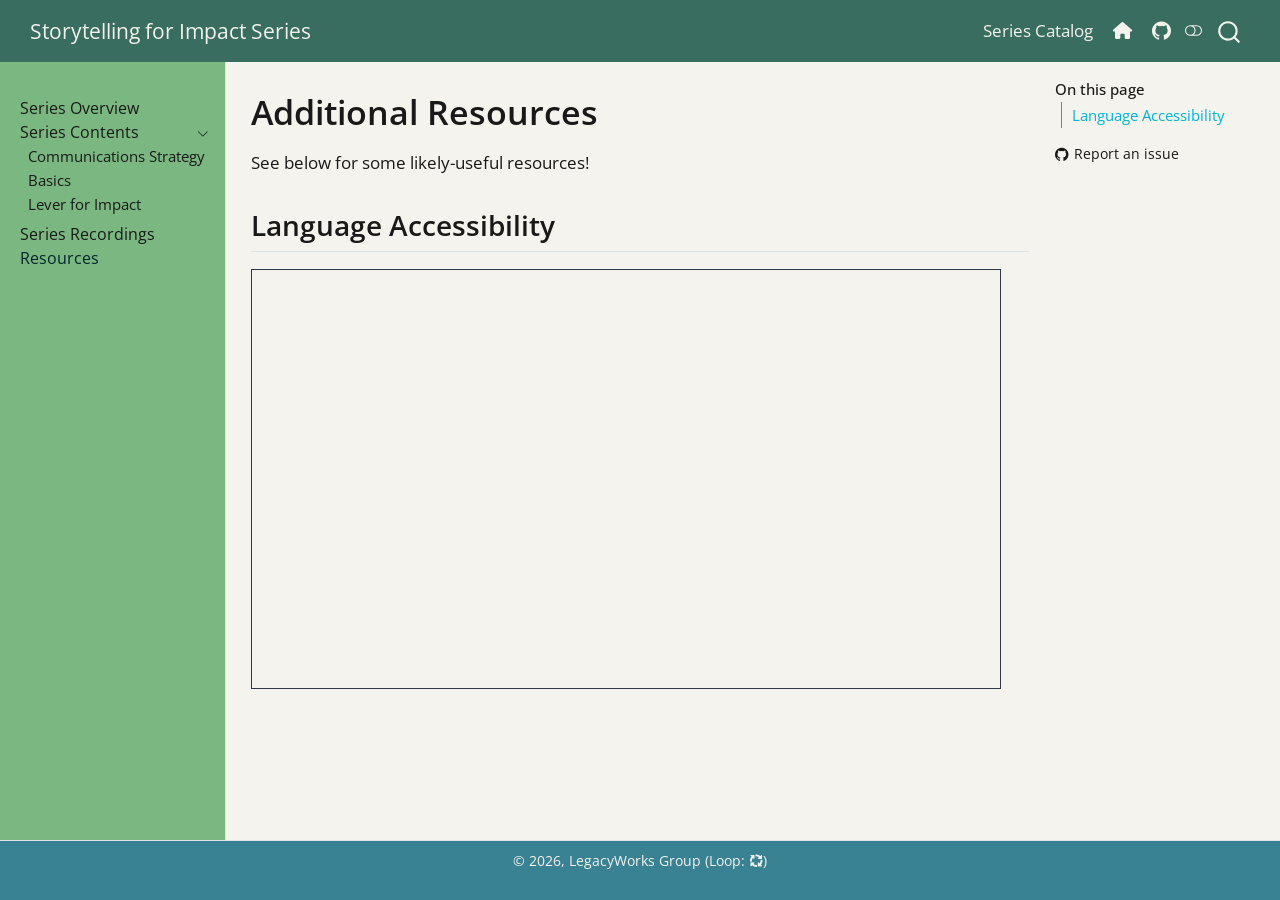
<file: resources.html>
<!DOCTYPE html>
<html xmlns="http://www.w3.org/1999/xhtml" lang="en" xml:lang="en"><head>

<meta charset="utf-8">
<meta name="generator" content="quarto-1.11.9">

<meta name="viewport" content="width=device-width, initial-scale=1.0, user-scalable=yes">


<title>Additional Resources – Storytelling for Impact Series</title>
<style>
/* Default styles provided by pandoc.
** See https://pandoc.org/MANUAL.html#variables-for-html for config info.
*/
span.smallcaps{font-variant: small-caps;}
div.columns{display: flex; gap: 1.5em;}
div.column{flex: auto;}
@media screen {
div.columns{gap: min(4vw, 1.5em);}
div.column{overflow-x: auto;}
}
div.hanging-indent{margin-left: 1.5em; text-indent: -1.5em;}
ul.task-list{list-style: none;}
ul.task-list li input[type="checkbox"] {
  width: 0.8em;
  margin: 0 0.8em 0.2em -1em; /* quarto-specific, see https://github.com/quarto-dev/quarto-cli/issues/4556 */ 
  vertical-align: middle;
}
</style>


<script src="site_libs/quarto-nav/quarto-nav.js"></script>
<script src="site_libs/quarto-nav/headroom.min.js"></script>
<script src="site_libs/clipboard/clipboard.min.js"></script>
<script src="site_libs/quarto-search/autocomplete.umd.js"></script>
<script src="site_libs/quarto-search/fuse.min.js"></script>
<script src="site_libs/quarto-search/quarto-search.js"></script>
<meta name="quarto:offset" content="./">
<link href="./content/images/logo_lwg-circle.png" rel="icon" type="image/png">
<script src="site_libs/quarto-html/quarto.js" type="module"></script>
<script src="site_libs/quarto-html/tabsets/tabsets.js" type="module"></script>
<script src="site_libs/quarto-html/scrollable-regions/scrollable-regions.js" type="module"></script>
<script src="site_libs/quarto-html/popper.min.js"></script>
<script src="site_libs/quarto-html/tippy.umd.min.js"></script>
<script src="site_libs/quarto-html/anchor.min.js"></script>
<link href="site_libs/quarto-html/tippy.css" rel="stylesheet">
<link href="site_libs/quarto-html/quarto-syntax-highlighting-63b5708e65d6cd79cd7618c58d0c21e7.css" rel="stylesheet" class="quarto-color-scheme" id="quarto-text-highlighting-styles">
<link href="site_libs/quarto-html/quarto-syntax-highlighting-dark-447e42e69aaa9833c0ba1b986f430b20.css" rel="stylesheet" class="quarto-color-scheme quarto-color-alternate" id="quarto-text-highlighting-styles">
<link href="site_libs/quarto-html/quarto-syntax-highlighting-63b5708e65d6cd79cd7618c58d0c21e7.css" rel="stylesheet" class="quarto-color-scheme-extra" id="quarto-text-highlighting-styles">
<script src="site_libs/bootstrap/bootstrap.min.js"></script>
<link href="site_libs/bootstrap/bootstrap-icons.css" rel="stylesheet">
<link href="site_libs/bootstrap/bootstrap-e98da9be81661ecb6ac984ca3b5b6dd8.min.css" rel="stylesheet" append-hash="true" class="quarto-color-scheme" id="quarto-bootstrap" data-mode="light">
<link href="site_libs/bootstrap/bootstrap-dark-90762f6b8fdf0c4e20819e556e25b376.min.css" rel="stylesheet" append-hash="true" class="quarto-color-scheme quarto-color-alternate" id="quarto-bootstrap" data-mode="dark">
<link href="site_libs/bootstrap/bootstrap-e98da9be81661ecb6ac984ca3b5b6dd8.min.css" rel="stylesheet" append-hash="true" class="quarto-color-scheme-extra" id="quarto-bootstrap" data-mode="light">
<link href="site_libs/quarto-contrib/fontawesome6-6.7.2/all.min.css" rel="stylesheet">
<link href="site_libs/quarto-contrib/fontawesome6-6.7.2/latex-fontsize.css" rel="stylesheet">
<script id="quarto-search-options" type="application/json">{
  "location": "navbar",
  "copy-button": false,
  "collapse-after": 3,
  "panel-placement": "end",
  "type": "overlay",
  "limit": 50,
  "keyboard-shortcut": [
    "f",
    "/",
    "s"
  ],
  "show-item-context": false,
  "language": {
    "search-no-results-text": "No results",
    "search-matching-documents-text": "matching documents",
    "search-copy-link-title": "Copy link to search",
    "search-hide-matches-text": "Hide additional matches",
    "search-more-match-text": "more match in this document",
    "search-more-matches-text": "more matches in this document",
    "search-clear-button-title": "Clear",
    "search-text-placeholder": "",
    "search-detached-cancel-button-title": "Cancel",
    "search-submit-button-title": "Submit",
    "search-label": "Search"
  }
}</script>


</head>

<body class="nav-sidebar docked nav-fixed quarto-light"><a id="quarto-skip-link" class="visually-hidden-focusable" href="#quarto-document-content">Skip to main content</a><script id="quarto-html-before-body" type="application/javascript">
    const toggleBodyColorMode = (bsSheetEl) => {
      const mode = bsSheetEl.getAttribute("data-mode");
      const bodyEl = window.document.querySelector("body");
      if (mode === "dark") {
        bodyEl.classList.add("quarto-dark");
        bodyEl.classList.remove("quarto-light");
      } else {
        bodyEl.classList.add("quarto-light");
        bodyEl.classList.remove("quarto-dark");
      }
    }
    const toggleBodyColorPrimary = () => {
      const bsSheetEl = window.document.querySelector("link#quarto-bootstrap:not([rel=disabled-stylesheet])");
      if (bsSheetEl) {
        toggleBodyColorMode(bsSheetEl);
      }
    }
    const setColorSchemeToggle = (alternate) => {
      const toggles = window.document.querySelectorAll('.quarto-color-scheme-toggle');
      for (let i=0; i < toggles.length; i++) {
        const toggle = toggles[i];
        if (toggle) {
          toggle.setAttribute("aria-checked", alternate ? "true" : "false");
          if (alternate) {
            toggle.classList.add("alternate");
          } else {
            toggle.classList.remove("alternate");
          }
        }
      }
    };
    const toggleColorMode = (alternate) => {
      // Switch the stylesheets
      const primaryStylesheets = window.document.querySelectorAll('link.quarto-color-scheme:not(.quarto-color-alternate)');
      const alternateStylesheets = window.document.querySelectorAll('link.quarto-color-scheme.quarto-color-alternate');
      manageTransitions('#quarto-margin-sidebar .nav-link', false);
      if (alternate) {
        // note: dark is layered on light, we don't disable primary!
        enableStylesheet(alternateStylesheets);
        for (const sheetNode of alternateStylesheets) {
          if (sheetNode.id === "quarto-bootstrap") {
            toggleBodyColorMode(sheetNode);
          }
        }
      } else {
        disableStylesheet(alternateStylesheets);
        enableStylesheet(primaryStylesheets)
        toggleBodyColorPrimary();
      }
      manageTransitions('#quarto-margin-sidebar .nav-link', true);
      // Switch the toggles
      setColorSchemeToggle(alternate)
    }
    // Hack to workaround the fact that safari doesn't
    // properly recolor the scrollbar when toggling (#1455).
    // Not run on load: stylesheets are set before first paint there, and
    // scrolling would undo the scroll to a URL fragment (#14973).
    // The one pixel nudge keeps the reader where they were.
    const refreshSafariScrollbar = () => {
      if (navigator.userAgent.indexOf('Safari') > 0 && navigator.userAgent.indexOf('Chrome') == -1) {
        manageTransitions("body", false);
        const scrollY = window.scrollY;
        window.scrollTo(0, scrollY > 0 ? scrollY - 1 : 1);
        setTimeout(() => {
          window.scrollTo(0, scrollY);
          manageTransitions("body", true);
        }, 40);
      }
    }
    const disableStylesheet = (stylesheets) => {
      for (let i=0; i < stylesheets.length; i++) {
        const stylesheet = stylesheets[i];
        stylesheet.rel = 'disabled-stylesheet';
      }
    }
    const enableStylesheet = (stylesheets) => {
      for (let i=0; i < stylesheets.length; i++) {
        const stylesheet = stylesheets[i];
        if(stylesheet.rel !== 'stylesheet') { // for Chrome, which will still FOUC without this check
          stylesheet.rel = 'stylesheet';
        }
      }
    }
    const manageTransitions = (selector, allowTransitions) => {
      const els = window.document.querySelectorAll(selector);
      for (let i=0; i < els.length; i++) {
        const el = els[i];
        if (allowTransitions) {
          el.classList.remove('notransition');
        } else {
          el.classList.add('notransition');
        }
      }
    }
    const isFileUrl = () => {
      return window.location.protocol === 'file:';
    }
    const hasAlternateSentinel = () => {
      let styleSentinel = getColorSchemeSentinel();
      if (styleSentinel !== null) {
        return styleSentinel === "alternate";
      } else {
        return false;
      }
    }
    const setStyleSentinel = (alternate) => {
      const value = alternate ? "alternate" : "default";
      if (!isFileUrl()) {
        window.localStorage.setItem("quarto-color-scheme", value);
      } else {
        localAlternateSentinel = value;
      }
    }
    const getColorSchemeSentinel = () => {
      if (!isFileUrl()) {
        const storageValue = window.localStorage.getItem("quarto-color-scheme");
        return storageValue != null ? storageValue : localAlternateSentinel;
      } else {
        return localAlternateSentinel;
      }
    }
    const toggleGiscusIfUsed = (isAlternate, darkModeDefault) => {
      const baseTheme = document.querySelector('#giscus-base-theme')?.value ?? 'light';
      const alternateTheme = document.querySelector('#giscus-alt-theme')?.value ?? 'dark';
      let newTheme = '';
      if(authorPrefersDark) {
        newTheme = isAlternate ? baseTheme : alternateTheme;
      } else {
        newTheme = isAlternate ? alternateTheme : baseTheme;
      }
      const changeGiscusTheme = () => {
        // From: https://github.com/giscus/giscus/issues/336
        const sendMessage = (message) => {
          const iframe = document.querySelector('iframe.giscus-frame');
          if (!iframe) return;
          iframe.contentWindow.postMessage({ giscus: message }, 'https://giscus.app');
        }
        sendMessage({
          setConfig: {
            theme: newTheme
          }
        });
      }
      const isGiscussLoaded = window.document.querySelector('iframe.giscus-frame') !== null;
      if (isGiscussLoaded) {
        changeGiscusTheme();
      }
    };
    const authorPrefersDark = false;
    const darkModeDefault = authorPrefersDark;
      document.querySelector('link#quarto-text-highlighting-styles.quarto-color-scheme-extra').rel = 'disabled-stylesheet';
      document.querySelector('link#quarto-bootstrap.quarto-color-scheme-extra').rel = 'disabled-stylesheet';
    let localAlternateSentinel = darkModeDefault ? 'alternate' : 'default';
    // Dark / light mode switch
    window.quartoToggleColorScheme = () => {
      // Read the current dark / light value
      let toAlternate = !hasAlternateSentinel();
      toggleColorMode(toAlternate);
      refreshSafariScrollbar();
      setStyleSentinel(toAlternate);
      toggleGiscusIfUsed(toAlternate, darkModeDefault);
      window.dispatchEvent(new Event('resize'));
    };
    // Switch to dark mode if need be
    if (hasAlternateSentinel()) {
      toggleColorMode(true);
    } else {
      toggleColorMode(false);
    }
  </script>

<div id="quarto-search-results"></div>
  <header id="quarto-header" class="headroom fixed-top">
    <nav class="navbar navbar-expand-lg " data-bs-theme="dark" aria-label="Site">
      <div class="navbar-container container-fluid">
      <div class="navbar-brand-container mx-auto">
    <a class="navbar-brand" href="./index.html">
    <span class="navbar-title">Storytelling for Impact Series</span>
    </a>
  </div>
          <button class="navbar-toggler" type="button" data-bs-toggle="collapse" data-bs-target="#navbarCollapse" aria-controls="navbarCollapse" aria-expanded="false" aria-label="Toggle navigation" onclick="if (window.quartoToggleHeadroom) { window.quartoToggleHeadroom(); }">
  <span class="navbar-toggler-icon"></span>
</button>
          <div class="collapse navbar-collapse" id="navbarCollapse">
            <ul class="navbar-nav navbar-nav-scroll ms-auto">
  <li class="nav-item">
    <a class="nav-link" href="https://legacyworksgroup.github.io/learning-catalog/"> 
<span class="menu-text">Series Catalog</span></a>
  </li>  
  <li class="nav-item">
    <a class="nav-link" href="https://legacyworksgroup.com/"> 
<span class="menu-text"><i class="fa-solid fa-house" aria-label="house"></i></span></a>
  </li>  
  <li class="nav-item compact">
    <a class="nav-link" href="https://github.com/LegacyWorksGroup/storytelling"> <i class="bi bi-github" role="img">
</i> 
<span class="menu-text"></span></a>
  </li>  
</ul>
          </div> <!-- /navcollapse -->
            <div class="quarto-navbar-tools">
  <button type="button" role="switch" aria-checked="false" class="quarto-color-scheme-toggle quarto-navigation-tool  px-1" onclick="window.quartoToggleColorScheme(); return false;" title="Toggle dark mode" aria-label="Toggle dark mode"><i class="bi"></i></button>
</div>
            <div id="quarto-search" class="" title="Search"></div>
      </div> <!-- /container-fluid -->
    </nav>
  <nav class="quarto-secondary-nav" aria-label="Toolbar">
    <div class="container-fluid d-flex">
      <button type="button" class="quarto-btn-toggle btn" data-bs-toggle="collapse" role="button" data-bs-target=".quarto-sidebar-collapse-item" aria-controls="quarto-sidebar" aria-expanded="false" aria-label="Toggle sidebar navigation" onclick="if (window.quartoToggleHeadroom) { window.quartoToggleHeadroom(); }">
        <i class="bi bi-layout-text-sidebar-reverse"></i>
      </button>
        <nav class="quarto-page-breadcrumbs" aria-label="Breadcrumbs"><ol class="breadcrumb"><li class="breadcrumb-item"><a href="./resources.html">Resources</a></li></ol></nav>
        <a class="flex-grow-1" data-bs-toggle="collapse" data-bs-target=".quarto-sidebar-collapse-item" onclick="if (window.quartoToggleHeadroom) { window.quartoToggleHeadroom(); }">      
        </a>
    </div>
  </nav>
</header>
<!-- content -->
<div id="quarto-content" class="quarto-container page-columns page-rows-contents page-layout-article page-navbar">
<!-- sidebar -->
  <nav id="quarto-sidebar" class="sidebar collapse collapse-horizontal quarto-sidebar-collapse-item sidebar-navigation docked overflow-auto" aria-label="Section">
    <div class="sidebar-menu-container"> 
    <ul class="list-unstyled mt-1">
        <li class="sidebar-item">
  <div class="sidebar-item-container"> 
  <a href="./index.html" class="sidebar-item-text sidebar-link">
 <span class="menu-text">Series Overview</span></a>
  </div>
</li>
        <li class="sidebar-item sidebar-item-section">
      <div class="sidebar-item-container"> 
            <button type="button" class="sidebar-item-text sidebar-item-toggle sidebar-link text-start" data-bs-toggle="collapse" data-bs-target="#quarto-sidebar-section-1" aria-controls="quarto-sidebar-section-1" aria-expanded="true">
 <span class="menu-text" id="quarto-sidebar-section-1-label">Series Contents</span><i class="bi bi-chevron-right" aria-hidden="true"></i></button>
      </div>
      <ul id="quarto-sidebar-section-1" aria-labelledby="quarto-sidebar-section-1-label" class="collapse list-unstyled sidebar-section depth1 show">  
          <li class="sidebar-item">
  <div class="sidebar-item-container"> 
  <a href="./content/strategy.html" class="sidebar-item-text sidebar-link">
 <span class="menu-text">Communications Strategy</span></a>
  </div>
</li>
          <li class="sidebar-item">
  <div class="sidebar-item-container"> 
  <a href="./content/basics.html" class="sidebar-item-text sidebar-link">
 <span class="menu-text">Basics</span></a>
  </div>
</li>
          <li class="sidebar-item">
  <div class="sidebar-item-container"> 
  <a href="./content/impact.html" class="sidebar-item-text sidebar-link">
 <span class="menu-text">Lever for Impact</span></a>
  </div>
</li>
      </ul>
  </li>
        <li class="sidebar-item">
  <div class="sidebar-item-container"> 
  <a href="./recordings.html" class="sidebar-item-text sidebar-link">
 <span class="menu-text">Series Recordings</span></a>
  </div>
</li>
        <li class="sidebar-item">
  <div class="sidebar-item-container"> 
  <a href="./resources.html" class="sidebar-item-text sidebar-link active">
 <span class="menu-text">Resources</span></a>
  </div>
</li>
    </ul>
    </div>
</nav>
<div id="quarto-sidebar-glass" class="quarto-sidebar-collapse-item" data-bs-toggle="collapse" data-bs-target=".quarto-sidebar-collapse-item"></div>
<!-- margin-sidebar -->
    <div id="quarto-margin-sidebar" class="sidebar margin-sidebar">
        <nav id="TOC" role="doc-toc" aria-labelledby="toc-title" class="toc-active">
    <h2 id="toc-title">On this page</h2>
   
  <ul>
  <li><a href="#language-accessibility" id="toc-language-accessibility" class="nav-link active" data-scroll-target="#language-accessibility">Language Accessibility</a></li>
  </ul>
<div class="toc-actions"><ul><li><a href="https://github.com/LegacyWorksGroup/storytelling/issues/new" class="toc-action"><i class="bi bi-github"></i>Report an issue</a></li></ul></div></nav>
    </div>
<!-- main -->
<main class="content" id="quarto-document-content" tabindex="-1">


<header id="title-block-header" class="quarto-title-block default">
<div class="quarto-title">
<h1 class="title">Additional Resources</h1>
</div>



<div class="quarto-title-meta">

    
  
    
  </div>
  


</header>


<meta name="robots" content="noindex, nofollow">
<p>See below for some likely-useful resources!</p>
<section id="language-accessibility" class="level2">
<h2 class="anchored" data-anchor-id="language-accessibility">Language Accessibility</h2>
<iframe src="https://legacyworksgroup.github.io/learning-catalog/translate.html" height="420" width="750" style="border: 1px solid #2e3846;">
</iframe>


</section>

</main> <!-- /main -->
<script id="quarto-html-after-body" type="application/javascript">
  window.document.addEventListener("DOMContentLoaded", function (event) {
    // Ensure there is a toggle, if there isn't float one in the top right
    if (window.document.querySelector('.quarto-color-scheme-toggle') === null) {
      const toggle = window.document.createElement('button');
      toggle.type = "button";
      toggle.setAttribute("role", "switch");
      toggle.setAttribute("aria-checked", "false");
      toggle.classList.add('top-right');
      toggle.classList.add('quarto-color-scheme-toggle');
      toggle.setAttribute("aria-label", "Toggle dark mode");
      toggle.onclick = function() { try { window.quartoToggleColorScheme(); } catch {} return false; };
      const i = window.document.createElement("i");
      i.classList.add('bi');
      toggle.appendChild(i);
      // Put the toggle in a landmark of its own, so that landmark navigation
      // can reach it.
      //
      // The container is always a fresh direct child of body, and the toggle is
      // never moved into page furniture that the theme or the author controls.
      // The toggle is positioned against the page, so any ancestor that
      // establishes a containing block captures it: a positioned element or a
      // grid for position: absolute, and transform, filter, will-change or
      // contain for position: fixed. A direct child of body has none of these
      // to inherit, and the shift when one appears is silent and visual.
      //
      // ARIA says a document should have at most one banner, and axe reports a
      // duplicate whether or not the banners carry distinct labels. So use a
      // header when the page has no banner yet, and a named region otherwise.
      //
      // A header is a banner wherever it sits, unless it is inside sectioning
      // content, so this cannot just look at the children of body: a custom
      // page layout wraps the title block header in a plain div. An explicit
      // role="banner" always counts.
      const sectioning = 'article, aside, main, nav, section, [role="article"], [role="complementary"], [role="main"], [role="navigation"], [role="region"]';
      const hasBanner = Array.from(
        window.document.querySelectorAll('header:not([role]), [role="banner"]')
      ).some(function(el) {
        return el.hasAttribute("role") || el.closest(sectioning) === null;
      });
      const container = window.document.createElement(hasBanner ? "div" : "header");
      if (hasBanner) {
        container.setAttribute("role", "region");
        container.setAttribute("aria-label", "Toggle dark mode");
      }
      container.classList.add('quarto-color-scheme-toggle-container');
      container.appendChild(toggle);
      window.document.body.appendChild(container);
    }
    setColorSchemeToggle(hasAlternateSentinel())
    const icon = "";
    const anchorJS = new window.AnchorJS();
    anchorJS.options = {
      placement: 'right',
      icon: icon
    };
    anchorJS.add('.anchored');
    const isCodeAnnotation = (el) => {
      for (const clz of el.classList) {
        if (clz.startsWith('code-annotation-')) {                     
          return true;
        }
      }
      return false;
    }
    const onCopySuccess = function(e) {
      // button target
      const button = e.trigger;
      // don't keep focus
      button.blur();
      // flash "checked"
      button.classList.add('code-copy-button-checked');
      var currentTitle = button.getAttribute("title");
      button.setAttribute("title", "Copied!");
      let tooltip;
      if (window.bootstrap) {
        button.setAttribute("data-bs-toggle", "tooltip");
        button.setAttribute("data-bs-placement", "left");
        button.setAttribute("data-bs-title", "Copied!");
        tooltip = new bootstrap.Tooltip(button, 
          { trigger: "manual", 
            customClass: "code-copy-button-tooltip",
            offset: [0, -8]});
        tooltip.show();    
      }
      setTimeout(function() {
        if (tooltip) {
          tooltip.hide();
          button.removeAttribute("data-bs-title");
          button.removeAttribute("data-bs-toggle");
          button.removeAttribute("data-bs-placement");
        }
        button.setAttribute("title", currentTitle);
        button.classList.remove('code-copy-button-checked');
      }, 1000);
      // clear code selection
      e.clearSelection();
    }
    const getTextToCopy = function(trigger) {
      const outerScaffold = trigger.parentElement.cloneNode(true);
      const codeEl = outerScaffold.querySelector('code');
      for (const childEl of codeEl.children) {
        if (isCodeAnnotation(childEl)) {
          childEl.remove();
        }
      }
      return codeEl.innerText;
    }
    const clipboard = new window.ClipboardJS('.code-copy-button:not([data-in-quarto-modal])', {
      text: getTextToCopy
    });
    clipboard.on('success', onCopySuccess);
    if (window.document.getElementById('quarto-embedded-source-code-modal')) {
      const clipboardModal = new window.ClipboardJS('.code-copy-button[data-in-quarto-modal]', {
        text: getTextToCopy,
        container: window.document.getElementById('quarto-embedded-source-code-modal')
      });
      clipboardModal.on('success', onCopySuccess);
    }
      var localhostRegex = new RegExp(/^(?:http|https):\/\/localhost\:?[0-9]*\//);
      var mailtoRegex = new RegExp(/^mailto:/);
        var filterRegex = new RegExp("https:\/\/LegacyWorksGroup\.github\.io\/storytelling\/");
      const newWindowLabel = "(opens in a new tab)";
      const newWindowNoteId = "quarto-ext-newwindow-label";
      // Links reference one hidden label through aria-describedby, so the
      // announcement never changes their accessible name.
      var describeNewWindow = (link) => {
        if (!window.document.getElementById(newWindowNoteId)) {
          var newWindowNote = window.document.createElement("span");
          newWindowNote.id = newWindowNoteId;
          newWindowNote.hidden = true;
          newWindowNote.textContent = newWindowLabel;
          window.document.body.appendChild(newWindowNote);
        }
        var describedBy = (link.getAttribute("aria-describedby") || "").split(/\s+/).filter(Boolean);
        if (!describedBy.includes(newWindowNoteId)) {
          describedBy.push(newWindowNoteId);
          link.setAttribute("aria-describedby", describedBy.join(" "));
        }
      }
      var isInternal = (href) => {
          return filterRegex.test(href) || localhostRegex.test(href) || mailtoRegex.test(href);
      }
      // Inspect non-navigation links and adorn them if external
      window.quartoDecorateExternalLinks = function (root) {
     var links = (root || window.document).querySelectorAll('a[href]:not(.nav-link):not(.navbar-brand):not(.toc-action):not(.sidebar-link):not(.sidebar-item-toggle):not(.pagination-link):not(.no-external):not([aria-hidden]):not(.dropdown-item):not(.quarto-navigation-tool):not(.about-link)');
      for (var i=0; i<links.length; i++) {
        const link = links[i];
        if (!isInternal(link.href)) {
          // undo the damage that might have been done by quarto-nav.js in the case of
          // links that we want to consider external
          if (link.dataset.originalHref !== undefined) {
            link.href = link.dataset.originalHref;
          }
            // target, if specified
            link.setAttribute("target", "_blank");
            if (link.getAttribute("rel") === null) {
              link.setAttribute("rel", "noopener");
            }
            describeNewWindow(link);
          if (!link.classList.contains('no-external-icon')) {
          }
        }
      }
      };
      window.quartoDecorateExternalLinks(window.document);
    // Esc closes the popup (WCAG 1.4.13) and focus leaving both trigger and
    // popup closes it (WCAG 2.4.11); tippy handles neither for interactive popups.
    const hideOnEscAndFocusOut = {
      name: 'hideOnEscAndFocusOut',
      defaultValue: true,
      fn(instance) {
        const dismiss = () => {
          // A show scheduled by the trigger delay would otherwise reopen it
          instance.clearDelayTimeouts();
          instance.hide();
        };
        const onKeyDown = (event) => {
          if (event.key !== 'Escape') {
            return;
          }
          // Keep Esc from also reaching page handlers (e.g. reveal.js overview),
          // except an open reveal.js slide menu, which Esc should close too.
          // The menu handles keys only when its keyboard option is on.
          const menuHandlesEsc = window.Reveal?.getPlugin?.('menu')?.isOpen() &&
            window.Reveal.getConfig().menu?.keyboard !== false;
          if (!menuHandlesEsc) {
            event.stopPropagation();
          }
          if (instance.popper.contains(window.document.activeElement)) {
            // Disabled while refocusing so the focus trigger does not reopen it
            instance.disable();
            instance.reference.focus();
            instance.enable();
          }
          dismiss();
        };
        const onFocusOut = (event) => {
          const target = event.relatedTarget;
          if (target && !instance.reference.contains(target) &&
              !instance.popper.contains(target)) {
            dismiss();
          }
        };
        // On the trigger too: a click trigger (code-annotations: select) has no
        // blur handling. Attached for the instance's lifetime so leaving the
        // trigger also cancels a show still pending on the trigger delay.
        instance.reference.addEventListener('focusout', onFocusOut);
        return {
          onShow() {
            window.document.addEventListener('keydown', onKeyDown, true);
            instance.popper.addEventListener('focusout', onFocusOut);
          },
          onHide() {
            window.document.removeEventListener('keydown', onKeyDown, true);
            instance.popper.removeEventListener('focusout', onFocusOut);
          },
          onDestroy() {
            instance.reference.removeEventListener('focusout', onFocusOut);
          },
        };
      },
    };
    function tippyHover(el, contentFn, onTriggerFn, onUntriggerFn) {
      const config = {
        allowHTML: true,
        maxWidth: 500,
        delay: 100,
        arrow: false,
        appendTo: function(el) {
            return el.parentElement;
        },
        interactive: true,
        interactiveBorder: 10,
        theme: 'quarto',
        placement: 'bottom-start',
        plugins: [hideOnEscAndFocusOut],
      };
      if (contentFn) {
        config.content = contentFn;
      }
      if (onTriggerFn) {
        config.onTrigger = onTriggerFn;
      }
      if (onUntriggerFn) {
        config.onUntrigger = onUntriggerFn;
      }
      window.tippy(el, config); 
    }
    const noterefs = window.document.querySelectorAll('a[role="doc-noteref"]');
    for (var i=0; i<noterefs.length; i++) {
      const ref = noterefs[i];
      tippyHover(ref, function() {
        // use id or data attribute instead here
        let href = ref.getAttribute('data-footnote-href') || ref.getAttribute('href');
        try { href = new URL(href).hash; } catch {}
        const id = href.replace(/^#\/?/, "");
        const note = window.document.getElementById(id);
        if (note) {
          return note.innerHTML;
        } else {
          return "";
        }
      });
    }
    const xrefs = window.document.querySelectorAll('a.quarto-xref');
    const processXRef = (id, note) => {
      // Strip column container classes
      const stripColumnClz = (el) => {
        el.classList.remove("page-full", "page-columns");
        if (el.children) {
          for (const child of el.children) {
            stripColumnClz(child);
          }
        }
      }
      stripColumnClz(note)
      if (id === null || id.startsWith('sec-')) {
        // Special case sections, only their first couple elements
        const container = document.createElement("div");
        if (note.children && note.children.length > 2) {
          container.appendChild(note.children[0].cloneNode(true));
          for (let i = 1; i < note.children.length; i++) {
            const child = note.children[i];
            if (child.tagName === "P" && child.innerText === "") {
              continue;
            } else {
              container.appendChild(child.cloneNode(true));
              break;
            }
          }
          if (window.Quarto?.typesetMath) {
            window.Quarto.typesetMath(container);
          }
          return container.innerHTML
        } else {
          if (window.Quarto?.typesetMath) {
            window.Quarto.typesetMath(note);
          }
          return note.innerHTML;
        }
      } else {
        // Remove any anchor links if they are present
        const anchorLink = note.querySelector('a.anchorjs-link');
        if (anchorLink) {
          anchorLink.remove();
        }
        if (window.Quarto?.typesetMath) {
          window.Quarto.typesetMath(note);
        }
        if (note.classList.contains("callout")) {
          return note.outerHTML;
        } else {
          return note.innerHTML;
        }
      }
    }
    for (var i=0; i<xrefs.length; i++) {
      const xref = xrefs[i];
      tippyHover(xref, undefined, function(instance) {
        instance.disable();
        let url = xref.getAttribute('href');
        let hash = undefined; 
        if (url.startsWith('#')) {
          hash = url;
        } else {
          try { hash = new URL(url).hash; } catch {}
        }
        if (hash) {
          const id = hash.replace(/^#\/?/, "");
          const note = window.document.getElementById(id);
          if (note !== null) {
            try {
              const html = processXRef(id, note.cloneNode(true));
              instance.setContent(html);
            } finally {
              instance.enable();
              instance.show();
            }
          } else {
            // See if we can fetch this
            fetch(url.split('#')[0])
            .then(res => res.text())
            .then(html => {
              const parser = new DOMParser();
              const htmlDoc = parser.parseFromString(html, "text/html");
              const note = htmlDoc.getElementById(id);
              if (note !== null) {
                const html = processXRef(id, note);
                instance.setContent(html);
              } 
            }).finally(() => {
              instance.enable();
              instance.show();
            });
          }
        } else {
          // See if we can fetch a full url (with no hash to target)
          // This is a special case and we should probably do some content thinning / targeting
          fetch(url)
          .then(res => res.text())
          .then(html => {
            const parser = new DOMParser();
            const htmlDoc = parser.parseFromString(html, "text/html");
            const note = htmlDoc.querySelector('main.content');
            if (note !== null) {
              // This should only happen for chapter cross references
              // (since there is no id in the URL)
              // remove the first header
              if (note.children.length > 0 && note.children[0].tagName === "HEADER") {
                note.children[0].remove();
              }
              const html = processXRef(null, note);
              instance.setContent(html);
            } 
          }).finally(() => {
            instance.enable();
            instance.show();
          });
        }
      }, function(instance) {
      });
    }
        let selectedAnnoteEl;
        const selectorForAnnotation = ( cell, annotation) => {
          let cellAttr = 'data-code-cell="' + cell + '"';
          let lineAttr = 'data-code-annotation="' +  annotation + '"';
          const selector = 'span[' + cellAttr + '][' + lineAttr + ']';
          return selector;
        }
        const selectCodeLines = (annoteEl) => {
          const doc = window.document;
          const targetCell = annoteEl.getAttribute("data-target-cell");
          const targetAnnotation = annoteEl.getAttribute("data-target-annotation");
          const annoteSpan = window.document.querySelector(selectorForAnnotation(targetCell, targetAnnotation));
          const lines = annoteSpan.getAttribute("data-code-lines").split(",");
          const lineIds = lines.map((line) => {
            return targetCell + "-" + line;
          })
          // Each band is positioned against its own containing block, which is
          // not the offsetParent of the lines, so place it from client rects.
          const placeBand = (band, firstEl, lastEl, codeBlock) => {
            const container = band.offsetParent;
            if (container === null) {
              return;
            }
            const containerRect = container.getBoundingClientRect();
            // Reveal.js scales slides with a transform, so convert client
            // pixels back to the CSS pixels of the container.
            const scale = containerRect.height / container.offsetHeight || 1;
            const firstRect = firstEl.getBoundingClientRect();
            const lastRect = lastEl.getBoundingClientRect();
            const top = (firstRect.top - containerRect.top) / scale - container.clientTop + container.scrollTop;
            const height = (lastRect.bottom - firstRect.top) / scale;
            band.style.top = top - 2 + "px";
            band.style.height = height + 4 + "px";
            if (codeBlock) {
              // Without the copy button wrapper, the containing block is wider
              // than the code block, so span the code block explicitly.
              const blockRect = codeBlock.getBoundingClientRect();
              band.style.left = (blockRect.left - containerRect.left) / scale - container.clientLeft + container.scrollLeft + "px";
              band.style.width = blockRect.width / scale + "px";
            }
          };
          if (lineIds.length > 0) {
            const el = window.document.getElementById(lineIds[0]);
            const lastEl = window.document.getElementById(lineIds[lineIds.length - 1]);
            const parent = el.parentElement.parentElement;
            // cook up a div (if necessary) and position it
            let div = window.document.getElementById("code-annotation-line-highlight");
            if (div === null) {
              div = window.document.createElement("div");
              div.setAttribute("id", "code-annotation-line-highlight");
              div.style.position = 'absolute';
              parent.appendChild(div);
            }
            placeBand(div, el, lastEl, parent.closest("div.sourceCode") || parent);
            let gutterDiv = window.document.getElementById("code-annotation-line-highlight-gutter");
            if (gutterDiv === null) {
              gutterDiv = window.document.createElement("div");
              gutterDiv.setAttribute("id", "code-annotation-line-highlight-gutter");
              gutterDiv.style.position = 'absolute';
              const codeCell = window.document.getElementById(targetCell);
              const gutter = codeCell.querySelector('.code-annotation-gutter');
              gutter.appendChild(gutterDiv);
            }
            placeBand(gutterDiv, el, lastEl);
            selectedAnnoteEl = annoteEl;
          }
        };
        const unselectCodeLines = () => {
          const elementsIds = ["code-annotation-line-highlight", "code-annotation-line-highlight-gutter"];
          elementsIds.forEach((elId) => {
            const div = window.document.getElementById(elId);
            if (div) {
              div.remove();
            }
          });
          selectedAnnoteEl = undefined;
        };
          // Handle positioning of the toggle
      window.addEventListener(
        "resize",
        throttle(() => {
          elRect = undefined;
          if (selectedAnnoteEl) {
            selectCodeLines(selectedAnnoteEl);
          }
        }, 10)
      );
      function throttle(fn, ms) {
      let throttle = false;
      let timer;
        return (...args) => {
          if(!throttle) { // first call gets through
              fn.apply(this, args);
              throttle = true;
          } else { // all the others get throttled
              if(timer) clearTimeout(timer); // cancel #2
              timer = setTimeout(() => {
                fn.apply(this, args);
                timer = throttle = false;
              }, ms);
          }
        };
      }
        // Attach click handler to the DT
        const annoteDls = window.document.querySelectorAll('dt[data-target-cell]');
        for (const annoteDlNode of annoteDls) {
          annoteDlNode.addEventListener('click', (event) => {
            const clickedEl = event.target;
            if (clickedEl !== selectedAnnoteEl) {
              unselectCodeLines();
              const activeEl = window.document.querySelector('dt[data-target-cell].code-annotation-active');
              if (activeEl) {
                activeEl.classList.remove('code-annotation-active');
              }
              selectCodeLines(clickedEl);
              clickedEl.classList.add('code-annotation-active');
            } else {
              // Unselect the line
              unselectCodeLines();
              clickedEl.classList.remove('code-annotation-active');
            }
          });
        }
    const findCites = (el) => {
      const parentEl = el.parentElement;
      if (parentEl) {
        const cites = parentEl.dataset.cites;
        if (cites) {
          return {
            el,
            cites: cites.split(' ')
          };
        } else {
          return findCites(el.parentElement)
        }
      } else {
        return undefined;
      }
    };
    var bibliorefs = window.document.querySelectorAll('a[role="doc-biblioref"]');
    for (var i=0; i<bibliorefs.length; i++) {
      const ref = bibliorefs[i];
      const citeInfo = findCites(ref);
      if (citeInfo) {
        tippyHover(citeInfo.el, function() {
          var popup = window.document.createElement('div');
          citeInfo.cites.forEach(function(cite) {
            var citeDiv = window.document.createElement('div');
            citeDiv.classList.add('hanging-indent');
            citeDiv.classList.add('csl-entry');
            var biblioDiv = window.document.getElementById('ref-' + cite);
            if (biblioDiv) {
              citeDiv.innerHTML = biblioDiv.innerHTML;
            }
            popup.appendChild(citeDiv);
          });
          return popup.innerHTML;
        });
      }
    }
  });
  </script>
  <script type="application/javascript">
  window.quartoScrollableRegionsLabels = {"code":"Scrollable code","output":"Scrollable output"};
  </script>
</div> <!-- /content -->
<footer class="footer">
  <div class="nav-footer">
    <div class="nav-footer-left">
      &nbsp;
    </div>   
    <div class="nav-footer-center">
<p>© 2026, LegacyWorks Group (Loop: <a href="https://sites.google.com/legacyworksgroup.com/legacy-loop/legacyloop"><i class="fa-solid fa-arrows-spin" aria-label="arrows-spin"></i></a>)</p>
<div class="toc-actions d-sm-block d-md-none"><ul><li><a href="https://github.com/LegacyWorksGroup/storytelling/issues/new" class="toc-action"><i class="bi bi-github"></i>Report an issue</a></li></ul></div></div>
    <div class="nav-footer-right">
      &nbsp;
    </div>
  </div>
</footer>




</body></html>
</file>
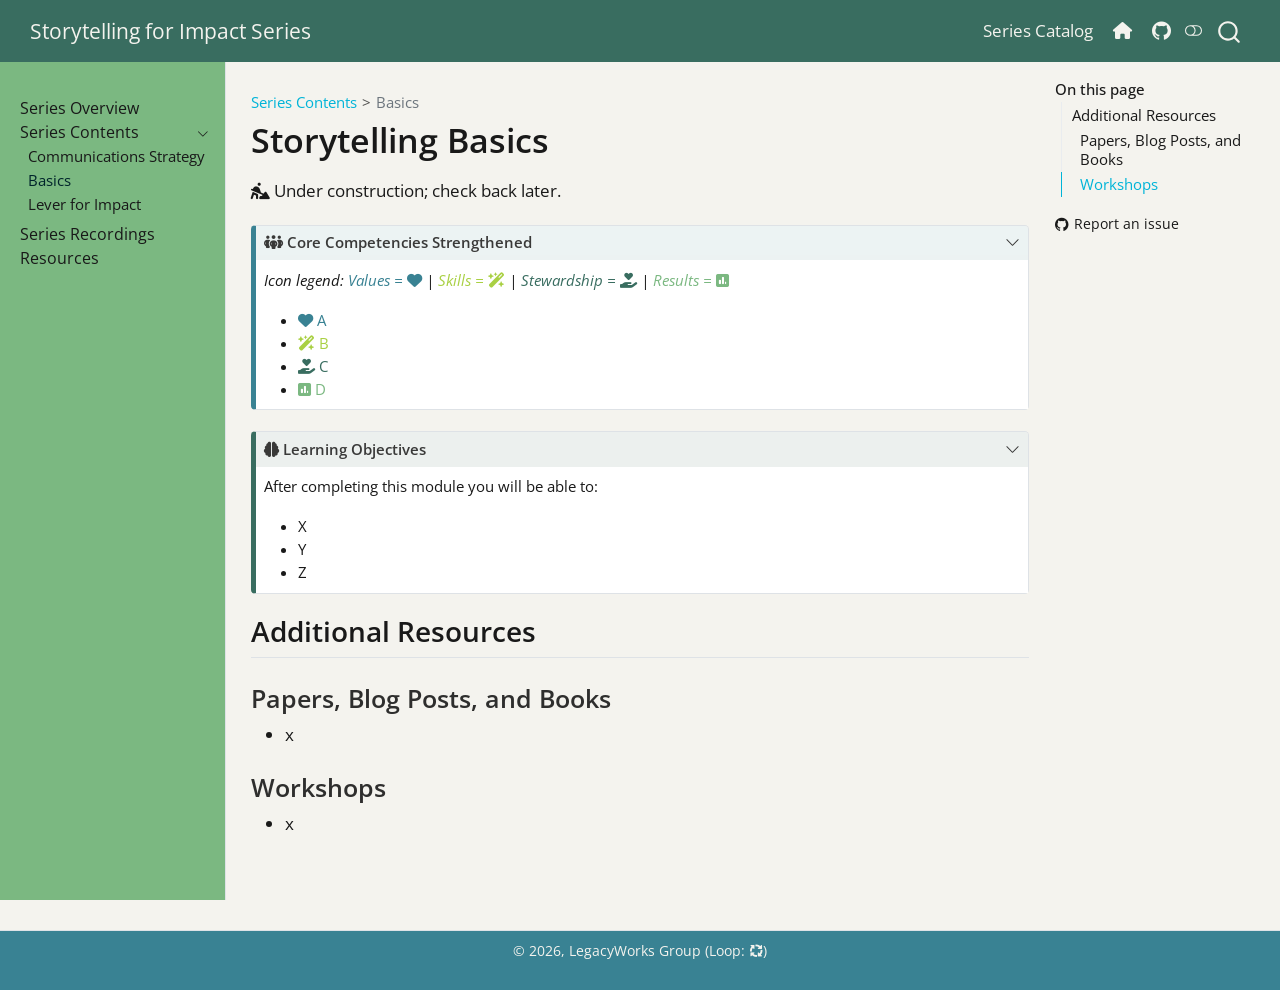
<file: content/basics.html>
<!DOCTYPE html>
<html xmlns="http://www.w3.org/1999/xhtml" lang="en" xml:lang="en"><head>

<meta charset="utf-8">
<meta name="generator" content="quarto-1.11.9">

<meta name="viewport" content="width=device-width, initial-scale=1.0, user-scalable=yes">


<title>Storytelling Basics – Storytelling for Impact Series</title>
<style>
/* Default styles provided by pandoc.
** See https://pandoc.org/MANUAL.html#variables-for-html for config info.
*/
span.smallcaps{font-variant: small-caps;}
div.columns{display: flex; gap: 1.5em;}
div.column{flex: auto;}
@media screen {
div.columns{gap: min(4vw, 1.5em);}
div.column{overflow-x: auto;}
}
div.hanging-indent{margin-left: 1.5em; text-indent: -1.5em;}
ul.task-list{list-style: none;}
ul.task-list li input[type="checkbox"] {
  width: 0.8em;
  margin: 0 0.8em 0.2em -1em; /* quarto-specific, see https://github.com/quarto-dev/quarto-cli/issues/4556 */ 
  vertical-align: middle;
}
</style>


<script src="../site_libs/quarto-nav/quarto-nav.js"></script>
<script src="../site_libs/quarto-nav/headroom.min.js"></script>
<script src="../site_libs/clipboard/clipboard.min.js"></script>
<script src="../site_libs/quarto-search/autocomplete.umd.js"></script>
<script src="../site_libs/quarto-search/fuse.min.js"></script>
<script src="../site_libs/quarto-search/quarto-search.js"></script>
<meta name="quarto:offset" content="../">
<link href="../content/images/logo_lwg-circle.png" rel="icon" type="image/png">
<script src="../site_libs/quarto-html/quarto.js" type="module"></script>
<script src="../site_libs/quarto-html/tabsets/tabsets.js" type="module"></script>
<script src="../site_libs/quarto-html/scrollable-regions/scrollable-regions.js" type="module"></script>
<script src="../site_libs/quarto-html/popper.min.js"></script>
<script src="../site_libs/quarto-html/tippy.umd.min.js"></script>
<script src="../site_libs/quarto-html/anchor.min.js"></script>
<link href="../site_libs/quarto-html/tippy.css" rel="stylesheet">
<link href="../site_libs/quarto-html/quarto-syntax-highlighting-63b5708e65d6cd79cd7618c58d0c21e7.css" rel="stylesheet" class="quarto-color-scheme" id="quarto-text-highlighting-styles">
<link href="../site_libs/quarto-html/quarto-syntax-highlighting-dark-447e42e69aaa9833c0ba1b986f430b20.css" rel="stylesheet" class="quarto-color-scheme quarto-color-alternate" id="quarto-text-highlighting-styles">
<link href="../site_libs/quarto-html/quarto-syntax-highlighting-63b5708e65d6cd79cd7618c58d0c21e7.css" rel="stylesheet" class="quarto-color-scheme-extra" id="quarto-text-highlighting-styles">
<script src="../site_libs/bootstrap/bootstrap.min.js"></script>
<link href="../site_libs/bootstrap/bootstrap-icons.css" rel="stylesheet">
<link href="../site_libs/bootstrap/bootstrap-e98da9be81661ecb6ac984ca3b5b6dd8.min.css" rel="stylesheet" append-hash="true" class="quarto-color-scheme" id="quarto-bootstrap" data-mode="light">
<link href="../site_libs/bootstrap/bootstrap-dark-90762f6b8fdf0c4e20819e556e25b376.min.css" rel="stylesheet" append-hash="true" class="quarto-color-scheme quarto-color-alternate" id="quarto-bootstrap" data-mode="dark">
<link href="../site_libs/bootstrap/bootstrap-e98da9be81661ecb6ac984ca3b5b6dd8.min.css" rel="stylesheet" append-hash="true" class="quarto-color-scheme-extra" id="quarto-bootstrap" data-mode="light">
<link href="../site_libs/quarto-contrib/fontawesome6-6.7.2/all.min.css" rel="stylesheet">
<link href="../site_libs/quarto-contrib/fontawesome6-6.7.2/latex-fontsize.css" rel="stylesheet">
<script id="quarto-search-options" type="application/json">{
  "location": "navbar",
  "copy-button": false,
  "collapse-after": 3,
  "panel-placement": "end",
  "type": "overlay",
  "limit": 50,
  "keyboard-shortcut": [
    "f",
    "/",
    "s"
  ],
  "show-item-context": false,
  "language": {
    "search-no-results-text": "No results",
    "search-matching-documents-text": "matching documents",
    "search-copy-link-title": "Copy link to search",
    "search-hide-matches-text": "Hide additional matches",
    "search-more-match-text": "more match in this document",
    "search-more-matches-text": "more matches in this document",
    "search-clear-button-title": "Clear",
    "search-text-placeholder": "",
    "search-detached-cancel-button-title": "Cancel",
    "search-submit-button-title": "Submit",
    "search-label": "Search"
  }
}</script>


</head>

<body class="nav-sidebar docked nav-fixed quarto-light"><a id="quarto-skip-link" class="visually-hidden-focusable" href="#quarto-document-content">Skip to main content</a><script id="quarto-html-before-body" type="application/javascript">
    const toggleBodyColorMode = (bsSheetEl) => {
      const mode = bsSheetEl.getAttribute("data-mode");
      const bodyEl = window.document.querySelector("body");
      if (mode === "dark") {
        bodyEl.classList.add("quarto-dark");
        bodyEl.classList.remove("quarto-light");
      } else {
        bodyEl.classList.add("quarto-light");
        bodyEl.classList.remove("quarto-dark");
      }
    }
    const toggleBodyColorPrimary = () => {
      const bsSheetEl = window.document.querySelector("link#quarto-bootstrap:not([rel=disabled-stylesheet])");
      if (bsSheetEl) {
        toggleBodyColorMode(bsSheetEl);
      }
    }
    const setColorSchemeToggle = (alternate) => {
      const toggles = window.document.querySelectorAll('.quarto-color-scheme-toggle');
      for (let i=0; i < toggles.length; i++) {
        const toggle = toggles[i];
        if (toggle) {
          toggle.setAttribute("aria-checked", alternate ? "true" : "false");
          if (alternate) {
            toggle.classList.add("alternate");
          } else {
            toggle.classList.remove("alternate");
          }
        }
      }
    };
    const toggleColorMode = (alternate) => {
      // Switch the stylesheets
      const primaryStylesheets = window.document.querySelectorAll('link.quarto-color-scheme:not(.quarto-color-alternate)');
      const alternateStylesheets = window.document.querySelectorAll('link.quarto-color-scheme.quarto-color-alternate');
      manageTransitions('#quarto-margin-sidebar .nav-link', false);
      if (alternate) {
        // note: dark is layered on light, we don't disable primary!
        enableStylesheet(alternateStylesheets);
        for (const sheetNode of alternateStylesheets) {
          if (sheetNode.id === "quarto-bootstrap") {
            toggleBodyColorMode(sheetNode);
          }
        }
      } else {
        disableStylesheet(alternateStylesheets);
        enableStylesheet(primaryStylesheets)
        toggleBodyColorPrimary();
      }
      manageTransitions('#quarto-margin-sidebar .nav-link', true);
      // Switch the toggles
      setColorSchemeToggle(alternate)
    }
    // Hack to workaround the fact that safari doesn't
    // properly recolor the scrollbar when toggling (#1455).
    // Not run on load: stylesheets are set before first paint there, and
    // scrolling would undo the scroll to a URL fragment (#14973).
    // The one pixel nudge keeps the reader where they were.
    const refreshSafariScrollbar = () => {
      if (navigator.userAgent.indexOf('Safari') > 0 && navigator.userAgent.indexOf('Chrome') == -1) {
        manageTransitions("body", false);
        const scrollY = window.scrollY;
        window.scrollTo(0, scrollY > 0 ? scrollY - 1 : 1);
        setTimeout(() => {
          window.scrollTo(0, scrollY);
          manageTransitions("body", true);
        }, 40);
      }
    }
    const disableStylesheet = (stylesheets) => {
      for (let i=0; i < stylesheets.length; i++) {
        const stylesheet = stylesheets[i];
        stylesheet.rel = 'disabled-stylesheet';
      }
    }
    const enableStylesheet = (stylesheets) => {
      for (let i=0; i < stylesheets.length; i++) {
        const stylesheet = stylesheets[i];
        if(stylesheet.rel !== 'stylesheet') { // for Chrome, which will still FOUC without this check
          stylesheet.rel = 'stylesheet';
        }
      }
    }
    const manageTransitions = (selector, allowTransitions) => {
      const els = window.document.querySelectorAll(selector);
      for (let i=0; i < els.length; i++) {
        const el = els[i];
        if (allowTransitions) {
          el.classList.remove('notransition');
        } else {
          el.classList.add('notransition');
        }
      }
    }
    const isFileUrl = () => {
      return window.location.protocol === 'file:';
    }
    const hasAlternateSentinel = () => {
      let styleSentinel = getColorSchemeSentinel();
      if (styleSentinel !== null) {
        return styleSentinel === "alternate";
      } else {
        return false;
      }
    }
    const setStyleSentinel = (alternate) => {
      const value = alternate ? "alternate" : "default";
      if (!isFileUrl()) {
        window.localStorage.setItem("quarto-color-scheme", value);
      } else {
        localAlternateSentinel = value;
      }
    }
    const getColorSchemeSentinel = () => {
      if (!isFileUrl()) {
        const storageValue = window.localStorage.getItem("quarto-color-scheme");
        return storageValue != null ? storageValue : localAlternateSentinel;
      } else {
        return localAlternateSentinel;
      }
    }
    const toggleGiscusIfUsed = (isAlternate, darkModeDefault) => {
      const baseTheme = document.querySelector('#giscus-base-theme')?.value ?? 'light';
      const alternateTheme = document.querySelector('#giscus-alt-theme')?.value ?? 'dark';
      let newTheme = '';
      if(authorPrefersDark) {
        newTheme = isAlternate ? baseTheme : alternateTheme;
      } else {
        newTheme = isAlternate ? alternateTheme : baseTheme;
      }
      const changeGiscusTheme = () => {
        // From: https://github.com/giscus/giscus/issues/336
        const sendMessage = (message) => {
          const iframe = document.querySelector('iframe.giscus-frame');
          if (!iframe) return;
          iframe.contentWindow.postMessage({ giscus: message }, 'https://giscus.app');
        }
        sendMessage({
          setConfig: {
            theme: newTheme
          }
        });
      }
      const isGiscussLoaded = window.document.querySelector('iframe.giscus-frame') !== null;
      if (isGiscussLoaded) {
        changeGiscusTheme();
      }
    };
    const authorPrefersDark = false;
    const darkModeDefault = authorPrefersDark;
      document.querySelector('link#quarto-text-highlighting-styles.quarto-color-scheme-extra').rel = 'disabled-stylesheet';
      document.querySelector('link#quarto-bootstrap.quarto-color-scheme-extra').rel = 'disabled-stylesheet';
    let localAlternateSentinel = darkModeDefault ? 'alternate' : 'default';
    // Dark / light mode switch
    window.quartoToggleColorScheme = () => {
      // Read the current dark / light value
      let toAlternate = !hasAlternateSentinel();
      toggleColorMode(toAlternate);
      refreshSafariScrollbar();
      setStyleSentinel(toAlternate);
      toggleGiscusIfUsed(toAlternate, darkModeDefault);
      window.dispatchEvent(new Event('resize'));
    };
    // Switch to dark mode if need be
    if (hasAlternateSentinel()) {
      toggleColorMode(true);
    } else {
      toggleColorMode(false);
    }
  </script>

<div id="quarto-search-results"></div>
  <header id="quarto-header" class="headroom fixed-top">
    <nav class="navbar navbar-expand-lg " data-bs-theme="dark" aria-label="Site">
      <div class="navbar-container container-fluid">
      <div class="navbar-brand-container mx-auto">
    <a class="navbar-brand" href="../index.html">
    <span class="navbar-title">Storytelling for Impact Series</span>
    </a>
  </div>
          <button class="navbar-toggler" type="button" data-bs-toggle="collapse" data-bs-target="#navbarCollapse" aria-controls="navbarCollapse" aria-expanded="false" aria-label="Toggle navigation" onclick="if (window.quartoToggleHeadroom) { window.quartoToggleHeadroom(); }">
  <span class="navbar-toggler-icon"></span>
</button>
          <div class="collapse navbar-collapse" id="navbarCollapse">
            <ul class="navbar-nav navbar-nav-scroll ms-auto">
  <li class="nav-item">
    <a class="nav-link" href="https://legacyworksgroup.github.io/learning-catalog/"> 
<span class="menu-text">Series Catalog</span></a>
  </li>  
  <li class="nav-item">
    <a class="nav-link" href="https://legacyworksgroup.com/"> 
<span class="menu-text"><i class="fa-solid fa-house" aria-label="house"></i></span></a>
  </li>  
  <li class="nav-item compact">
    <a class="nav-link" href="https://github.com/LegacyWorksGroup/storytelling"> <i class="bi bi-github" role="img">
</i> 
<span class="menu-text"></span></a>
  </li>  
</ul>
          </div> <!-- /navcollapse -->
            <div class="quarto-navbar-tools">
  <button type="button" role="switch" aria-checked="false" class="quarto-color-scheme-toggle quarto-navigation-tool  px-1" onclick="window.quartoToggleColorScheme(); return false;" title="Toggle dark mode" aria-label="Toggle dark mode"><i class="bi"></i></button>
</div>
            <div id="quarto-search" class="" title="Search"></div>
      </div> <!-- /container-fluid -->
    </nav>
  <nav class="quarto-secondary-nav" aria-label="Toolbar">
    <div class="container-fluid d-flex">
      <button type="button" class="quarto-btn-toggle btn" data-bs-toggle="collapse" role="button" data-bs-target=".quarto-sidebar-collapse-item" aria-controls="quarto-sidebar" aria-expanded="false" aria-label="Toggle sidebar navigation" onclick="if (window.quartoToggleHeadroom) { window.quartoToggleHeadroom(); }">
        <i class="bi bi-layout-text-sidebar-reverse"></i>
      </button>
        <nav class="quarto-page-breadcrumbs" aria-label="Breadcrumbs"><ol class="breadcrumb"><li class="breadcrumb-item"><a href="../content/strategy.html">Series Contents</a></li><li class="breadcrumb-item"><a href="../content/basics.html">Basics</a></li></ol></nav>
        <a class="flex-grow-1" data-bs-toggle="collapse" data-bs-target=".quarto-sidebar-collapse-item" onclick="if (window.quartoToggleHeadroom) { window.quartoToggleHeadroom(); }">      
        </a>
    </div>
  </nav>
</header>
<!-- content -->
<div id="quarto-content" class="quarto-container page-columns page-rows-contents page-layout-article page-navbar">
<!-- sidebar -->
  <nav id="quarto-sidebar" class="sidebar collapse collapse-horizontal quarto-sidebar-collapse-item sidebar-navigation docked overflow-auto" aria-label="Section">
    <div class="sidebar-menu-container"> 
    <ul class="list-unstyled mt-1">
        <li class="sidebar-item">
  <div class="sidebar-item-container"> 
  <a href="../index.html" class="sidebar-item-text sidebar-link">
 <span class="menu-text">Series Overview</span></a>
  </div>
</li>
        <li class="sidebar-item sidebar-item-section">
      <div class="sidebar-item-container"> 
            <button type="button" class="sidebar-item-text sidebar-item-toggle sidebar-link text-start" data-bs-toggle="collapse" data-bs-target="#quarto-sidebar-section-1" aria-controls="quarto-sidebar-section-1" aria-expanded="true">
 <span class="menu-text" id="quarto-sidebar-section-1-label">Series Contents</span><i class="bi bi-chevron-right" aria-hidden="true"></i></button>
      </div>
      <ul id="quarto-sidebar-section-1" aria-labelledby="quarto-sidebar-section-1-label" class="collapse list-unstyled sidebar-section depth1 show">  
          <li class="sidebar-item">
  <div class="sidebar-item-container"> 
  <a href="../content/strategy.html" class="sidebar-item-text sidebar-link">
 <span class="menu-text">Communications Strategy</span></a>
  </div>
</li>
          <li class="sidebar-item">
  <div class="sidebar-item-container"> 
  <a href="../content/basics.html" class="sidebar-item-text sidebar-link active">
 <span class="menu-text">Basics</span></a>
  </div>
</li>
          <li class="sidebar-item">
  <div class="sidebar-item-container"> 
  <a href="../content/impact.html" class="sidebar-item-text sidebar-link">
 <span class="menu-text">Lever for Impact</span></a>
  </div>
</li>
      </ul>
  </li>
        <li class="sidebar-item">
  <div class="sidebar-item-container"> 
  <a href="../recordings.html" class="sidebar-item-text sidebar-link">
 <span class="menu-text">Series Recordings</span></a>
  </div>
</li>
        <li class="sidebar-item">
  <div class="sidebar-item-container"> 
  <a href="../resources.html" class="sidebar-item-text sidebar-link">
 <span class="menu-text">Resources</span></a>
  </div>
</li>
    </ul>
    </div>
</nav>
<div id="quarto-sidebar-glass" class="quarto-sidebar-collapse-item" data-bs-toggle="collapse" data-bs-target=".quarto-sidebar-collapse-item"></div>
<!-- margin-sidebar -->
    <div id="quarto-margin-sidebar" class="sidebar margin-sidebar">
        <nav id="TOC" role="doc-toc" aria-labelledby="toc-title" class="toc-active">
    <h2 id="toc-title">On this page</h2>
   
  <ul>
  <li><a href="#additional-resources" id="toc-additional-resources" class="nav-link active" data-scroll-target="#additional-resources">Additional Resources</a>
  <ul class="collapse">
  <li><a href="#papers-blog-posts-and-books" id="toc-papers-blog-posts-and-books" class="nav-link" data-scroll-target="#papers-blog-posts-and-books">Papers, Blog Posts, and Books</a></li>
  <li><a href="#workshops" id="toc-workshops" class="nav-link" data-scroll-target="#workshops">Workshops</a></li>
  </ul></li>
  </ul>
<div class="toc-actions"><ul><li><a href="https://github.com/LegacyWorksGroup/storytelling/issues/new" class="toc-action"><i class="bi bi-github"></i>Report an issue</a></li></ul></div></nav>
    </div>
<!-- main -->
<main class="content" id="quarto-document-content" tabindex="-1">


<header id="title-block-header" class="quarto-title-block default"><nav class="quarto-page-breadcrumbs quarto-title-breadcrumbs d-none d-lg-block" aria-label="Breadcrumbs"><ol class="breadcrumb"><li class="breadcrumb-item"><a href="../content/strategy.html">Series Contents</a></li><li class="breadcrumb-item"><a href="../content/basics.html">Basics</a></li></ol></nav>
<div class="quarto-title">
<h1 class="title">Storytelling Basics</h1>
</div>



<div class="quarto-title-meta">

    
  
    
  </div>
  


</header>


<meta name="robots" content="noindex, nofollow">
<p><i class="fa-solid fa-person-digging" aria-label="person-digging"></i> Under construction; check back later.</p>
<div class="callout callout-style-default callout-note no-icon callout-titled">
<div class="callout-header d-flex align-content-center" data-bs-toggle="collapse" data-bs-target=".callout-1-contents" aria-controls="callout-1" aria-expanded="true" aria-label="Toggle callout">
<div class="callout-icon-container">
<i class="callout-icon no-icon"></i>
</div>
<div class="callout-title-container flex-fill">
<span class="screen-reader-only">Note</span><i class="fa-solid fa-people-group" aria-label="people-group"></i> Core Competencies Strengthened
</div>
<div class="callout-btn-toggle d-inline-block border-0 py-1 ps-1 pe-0 float-end"><i class="callout-toggle"></i></div>
</div>
<div id="callout-1" class="callout-1-contents callout-collapse collapse show">
<div class="callout-body-container callout-body">
<p><em>Icon legend: <span class="cc-value">Values = <i class="fa-solid fa-heart" aria-label="heart"></i></span> | <span class="cc-skill">Skills = <i class="fa-solid fa-wand-magic-sparkles" aria-label="wand-magic-sparkles"></i></span> | <span class="cc-steward">Stewardship = <i class="fa-solid fa-hand-holding-heart" aria-label="hand-holding-heart"></i></span> | <span class="cc-result">Results = <i class="fa-solid fa-square-poll-vertical" aria-label="square-poll-vertical"></i></span></em></p>
<ul>
<li><span class="cc-value"><i class="fa-solid fa-heart" aria-label="heart"></i> A</span></li>
<li><span class="cc-skill"><i class="fa-solid fa-wand-magic-sparkles" aria-label="wand-magic-sparkles"></i> B</span></li>
<li><span class="cc-steward"><i class="fa-solid fa-hand-holding-heart" aria-label="hand-holding-heart"></i> C</span></li>
<li><span class="cc-result"><i class="fa-solid fa-square-poll-vertical" aria-label="square-poll-vertical"></i> D</span></li>
</ul>
</div>
</div>
</div>
<div class="callout callout-style-default callout-tip no-icon callout-titled">
<div class="callout-header d-flex align-content-center" data-bs-toggle="collapse" data-bs-target=".callout-2-contents" aria-controls="callout-2" aria-expanded="true" aria-label="Toggle callout">
<div class="callout-icon-container">
<i class="callout-icon no-icon"></i>
</div>
<div class="callout-title-container flex-fill">
<span class="screen-reader-only">Tip</span><i class="fa-solid fa-brain" aria-label="brain"></i> Learning Objectives
</div>
<div class="callout-btn-toggle d-inline-block border-0 py-1 ps-1 pe-0 float-end"><i class="callout-toggle"></i></div>
</div>
<div id="callout-2" class="callout-2-contents callout-collapse collapse show">
<div class="callout-body-container callout-body">
<p>After completing this module you will be able to:</p>
<ul>
<li>X</li>
<li>Y</li>
<li>Z</li>
</ul>
</div>
</div>
</div>
<section id="additional-resources" class="level2">
<h2 class="anchored" data-anchor-id="additional-resources">Additional Resources</h2>
<section id="papers-blog-posts-and-books" class="level3">
<h3 class="anchored" data-anchor-id="papers-blog-posts-and-books">Papers, Blog Posts, and Books</h3>
<ul>
<li>x</li>
</ul>
</section>
<section id="workshops" class="level3">
<h3 class="anchored" data-anchor-id="workshops">Workshops</h3>
<ul>
<li>x</li>
</ul>


</section>
</section>

</main> <!-- /main -->
<script id="quarto-html-after-body" type="application/javascript">
  window.document.addEventListener("DOMContentLoaded", function (event) {
    // Ensure there is a toggle, if there isn't float one in the top right
    if (window.document.querySelector('.quarto-color-scheme-toggle') === null) {
      const toggle = window.document.createElement('button');
      toggle.type = "button";
      toggle.setAttribute("role", "switch");
      toggle.setAttribute("aria-checked", "false");
      toggle.classList.add('top-right');
      toggle.classList.add('quarto-color-scheme-toggle');
      toggle.setAttribute("aria-label", "Toggle dark mode");
      toggle.onclick = function() { try { window.quartoToggleColorScheme(); } catch {} return false; };
      const i = window.document.createElement("i");
      i.classList.add('bi');
      toggle.appendChild(i);
      // Put the toggle in a landmark of its own, so that landmark navigation
      // can reach it.
      //
      // The container is always a fresh direct child of body, and the toggle is
      // never moved into page furniture that the theme or the author controls.
      // The toggle is positioned against the page, so any ancestor that
      // establishes a containing block captures it: a positioned element or a
      // grid for position: absolute, and transform, filter, will-change or
      // contain for position: fixed. A direct child of body has none of these
      // to inherit, and the shift when one appears is silent and visual.
      //
      // ARIA says a document should have at most one banner, and axe reports a
      // duplicate whether or not the banners carry distinct labels. So use a
      // header when the page has no banner yet, and a named region otherwise.
      //
      // A header is a banner wherever it sits, unless it is inside sectioning
      // content, so this cannot just look at the children of body: a custom
      // page layout wraps the title block header in a plain div. An explicit
      // role="banner" always counts.
      const sectioning = 'article, aside, main, nav, section, [role="article"], [role="complementary"], [role="main"], [role="navigation"], [role="region"]';
      const hasBanner = Array.from(
        window.document.querySelectorAll('header:not([role]), [role="banner"]')
      ).some(function(el) {
        return el.hasAttribute("role") || el.closest(sectioning) === null;
      });
      const container = window.document.createElement(hasBanner ? "div" : "header");
      if (hasBanner) {
        container.setAttribute("role", "region");
        container.setAttribute("aria-label", "Toggle dark mode");
      }
      container.classList.add('quarto-color-scheme-toggle-container');
      container.appendChild(toggle);
      window.document.body.appendChild(container);
    }
    setColorSchemeToggle(hasAlternateSentinel())
    const icon = "";
    const anchorJS = new window.AnchorJS();
    anchorJS.options = {
      placement: 'right',
      icon: icon
    };
    anchorJS.add('.anchored');
    const isCodeAnnotation = (el) => {
      for (const clz of el.classList) {
        if (clz.startsWith('code-annotation-')) {                     
          return true;
        }
      }
      return false;
    }
    const onCopySuccess = function(e) {
      // button target
      const button = e.trigger;
      // don't keep focus
      button.blur();
      // flash "checked"
      button.classList.add('code-copy-button-checked');
      var currentTitle = button.getAttribute("title");
      button.setAttribute("title", "Copied!");
      let tooltip;
      if (window.bootstrap) {
        button.setAttribute("data-bs-toggle", "tooltip");
        button.setAttribute("data-bs-placement", "left");
        button.setAttribute("data-bs-title", "Copied!");
        tooltip = new bootstrap.Tooltip(button, 
          { trigger: "manual", 
            customClass: "code-copy-button-tooltip",
            offset: [0, -8]});
        tooltip.show();    
      }
      setTimeout(function() {
        if (tooltip) {
          tooltip.hide();
          button.removeAttribute("data-bs-title");
          button.removeAttribute("data-bs-toggle");
          button.removeAttribute("data-bs-placement");
        }
        button.setAttribute("title", currentTitle);
        button.classList.remove('code-copy-button-checked');
      }, 1000);
      // clear code selection
      e.clearSelection();
    }
    const getTextToCopy = function(trigger) {
      const outerScaffold = trigger.parentElement.cloneNode(true);
      const codeEl = outerScaffold.querySelector('code');
      for (const childEl of codeEl.children) {
        if (isCodeAnnotation(childEl)) {
          childEl.remove();
        }
      }
      return codeEl.innerText;
    }
    const clipboard = new window.ClipboardJS('.code-copy-button:not([data-in-quarto-modal])', {
      text: getTextToCopy
    });
    clipboard.on('success', onCopySuccess);
    if (window.document.getElementById('quarto-embedded-source-code-modal')) {
      const clipboardModal = new window.ClipboardJS('.code-copy-button[data-in-quarto-modal]', {
        text: getTextToCopy,
        container: window.document.getElementById('quarto-embedded-source-code-modal')
      });
      clipboardModal.on('success', onCopySuccess);
    }
      var localhostRegex = new RegExp(/^(?:http|https):\/\/localhost\:?[0-9]*\//);
      var mailtoRegex = new RegExp(/^mailto:/);
        var filterRegex = new RegExp("https:\/\/LegacyWorksGroup\.github\.io\/storytelling\/");
      const newWindowLabel = "(opens in a new tab)";
      const newWindowNoteId = "quarto-ext-newwindow-label";
      // Links reference one hidden label through aria-describedby, so the
      // announcement never changes their accessible name.
      var describeNewWindow = (link) => {
        if (!window.document.getElementById(newWindowNoteId)) {
          var newWindowNote = window.document.createElement("span");
          newWindowNote.id = newWindowNoteId;
          newWindowNote.hidden = true;
          newWindowNote.textContent = newWindowLabel;
          window.document.body.appendChild(newWindowNote);
        }
        var describedBy = (link.getAttribute("aria-describedby") || "").split(/\s+/).filter(Boolean);
        if (!describedBy.includes(newWindowNoteId)) {
          describedBy.push(newWindowNoteId);
          link.setAttribute("aria-describedby", describedBy.join(" "));
        }
      }
      var isInternal = (href) => {
          return filterRegex.test(href) || localhostRegex.test(href) || mailtoRegex.test(href);
      }
      // Inspect non-navigation links and adorn them if external
      window.quartoDecorateExternalLinks = function (root) {
     var links = (root || window.document).querySelectorAll('a[href]:not(.nav-link):not(.navbar-brand):not(.toc-action):not(.sidebar-link):not(.sidebar-item-toggle):not(.pagination-link):not(.no-external):not([aria-hidden]):not(.dropdown-item):not(.quarto-navigation-tool):not(.about-link)');
      for (var i=0; i<links.length; i++) {
        const link = links[i];
        if (!isInternal(link.href)) {
          // undo the damage that might have been done by quarto-nav.js in the case of
          // links that we want to consider external
          if (link.dataset.originalHref !== undefined) {
            link.href = link.dataset.originalHref;
          }
            // target, if specified
            link.setAttribute("target", "_blank");
            if (link.getAttribute("rel") === null) {
              link.setAttribute("rel", "noopener");
            }
            describeNewWindow(link);
          if (!link.classList.contains('no-external-icon')) {
          }
        }
      }
      };
      window.quartoDecorateExternalLinks(window.document);
    // Esc closes the popup (WCAG 1.4.13) and focus leaving both trigger and
    // popup closes it (WCAG 2.4.11); tippy handles neither for interactive popups.
    const hideOnEscAndFocusOut = {
      name: 'hideOnEscAndFocusOut',
      defaultValue: true,
      fn(instance) {
        const dismiss = () => {
          // A show scheduled by the trigger delay would otherwise reopen it
          instance.clearDelayTimeouts();
          instance.hide();
        };
        const onKeyDown = (event) => {
          if (event.key !== 'Escape') {
            return;
          }
          // Keep Esc from also reaching page handlers (e.g. reveal.js overview),
          // except an open reveal.js slide menu, which Esc should close too.
          // The menu handles keys only when its keyboard option is on.
          const menuHandlesEsc = window.Reveal?.getPlugin?.('menu')?.isOpen() &&
            window.Reveal.getConfig().menu?.keyboard !== false;
          if (!menuHandlesEsc) {
            event.stopPropagation();
          }
          if (instance.popper.contains(window.document.activeElement)) {
            // Disabled while refocusing so the focus trigger does not reopen it
            instance.disable();
            instance.reference.focus();
            instance.enable();
          }
          dismiss();
        };
        const onFocusOut = (event) => {
          const target = event.relatedTarget;
          if (target && !instance.reference.contains(target) &&
              !instance.popper.contains(target)) {
            dismiss();
          }
        };
        // On the trigger too: a click trigger (code-annotations: select) has no
        // blur handling. Attached for the instance's lifetime so leaving the
        // trigger also cancels a show still pending on the trigger delay.
        instance.reference.addEventListener('focusout', onFocusOut);
        return {
          onShow() {
            window.document.addEventListener('keydown', onKeyDown, true);
            instance.popper.addEventListener('focusout', onFocusOut);
          },
          onHide() {
            window.document.removeEventListener('keydown', onKeyDown, true);
            instance.popper.removeEventListener('focusout', onFocusOut);
          },
          onDestroy() {
            instance.reference.removeEventListener('focusout', onFocusOut);
          },
        };
      },
    };
    function tippyHover(el, contentFn, onTriggerFn, onUntriggerFn) {
      const config = {
        allowHTML: true,
        maxWidth: 500,
        delay: 100,
        arrow: false,
        appendTo: function(el) {
            return el.parentElement;
        },
        interactive: true,
        interactiveBorder: 10,
        theme: 'quarto',
        placement: 'bottom-start',
        plugins: [hideOnEscAndFocusOut],
      };
      if (contentFn) {
        config.content = contentFn;
      }
      if (onTriggerFn) {
        config.onTrigger = onTriggerFn;
      }
      if (onUntriggerFn) {
        config.onUntrigger = onUntriggerFn;
      }
      window.tippy(el, config); 
    }
    const noterefs = window.document.querySelectorAll('a[role="doc-noteref"]');
    for (var i=0; i<noterefs.length; i++) {
      const ref = noterefs[i];
      tippyHover(ref, function() {
        // use id or data attribute instead here
        let href = ref.getAttribute('data-footnote-href') || ref.getAttribute('href');
        try { href = new URL(href).hash; } catch {}
        const id = href.replace(/^#\/?/, "");
        const note = window.document.getElementById(id);
        if (note) {
          return note.innerHTML;
        } else {
          return "";
        }
      });
    }
    const xrefs = window.document.querySelectorAll('a.quarto-xref');
    const processXRef = (id, note) => {
      // Strip column container classes
      const stripColumnClz = (el) => {
        el.classList.remove("page-full", "page-columns");
        if (el.children) {
          for (const child of el.children) {
            stripColumnClz(child);
          }
        }
      }
      stripColumnClz(note)
      if (id === null || id.startsWith('sec-')) {
        // Special case sections, only their first couple elements
        const container = document.createElement("div");
        if (note.children && note.children.length > 2) {
          container.appendChild(note.children[0].cloneNode(true));
          for (let i = 1; i < note.children.length; i++) {
            const child = note.children[i];
            if (child.tagName === "P" && child.innerText === "") {
              continue;
            } else {
              container.appendChild(child.cloneNode(true));
              break;
            }
          }
          if (window.Quarto?.typesetMath) {
            window.Quarto.typesetMath(container);
          }
          return container.innerHTML
        } else {
          if (window.Quarto?.typesetMath) {
            window.Quarto.typesetMath(note);
          }
          return note.innerHTML;
        }
      } else {
        // Remove any anchor links if they are present
        const anchorLink = note.querySelector('a.anchorjs-link');
        if (anchorLink) {
          anchorLink.remove();
        }
        if (window.Quarto?.typesetMath) {
          window.Quarto.typesetMath(note);
        }
        if (note.classList.contains("callout")) {
          return note.outerHTML;
        } else {
          return note.innerHTML;
        }
      }
    }
    for (var i=0; i<xrefs.length; i++) {
      const xref = xrefs[i];
      tippyHover(xref, undefined, function(instance) {
        instance.disable();
        let url = xref.getAttribute('href');
        let hash = undefined; 
        if (url.startsWith('#')) {
          hash = url;
        } else {
          try { hash = new URL(url).hash; } catch {}
        }
        if (hash) {
          const id = hash.replace(/^#\/?/, "");
          const note = window.document.getElementById(id);
          if (note !== null) {
            try {
              const html = processXRef(id, note.cloneNode(true));
              instance.setContent(html);
            } finally {
              instance.enable();
              instance.show();
            }
          } else {
            // See if we can fetch this
            fetch(url.split('#')[0])
            .then(res => res.text())
            .then(html => {
              const parser = new DOMParser();
              const htmlDoc = parser.parseFromString(html, "text/html");
              const note = htmlDoc.getElementById(id);
              if (note !== null) {
                const html = processXRef(id, note);
                instance.setContent(html);
              } 
            }).finally(() => {
              instance.enable();
              instance.show();
            });
          }
        } else {
          // See if we can fetch a full url (with no hash to target)
          // This is a special case and we should probably do some content thinning / targeting
          fetch(url)
          .then(res => res.text())
          .then(html => {
            const parser = new DOMParser();
            const htmlDoc = parser.parseFromString(html, "text/html");
            const note = htmlDoc.querySelector('main.content');
            if (note !== null) {
              // This should only happen for chapter cross references
              // (since there is no id in the URL)
              // remove the first header
              if (note.children.length > 0 && note.children[0].tagName === "HEADER") {
                note.children[0].remove();
              }
              const html = processXRef(null, note);
              instance.setContent(html);
            } 
          }).finally(() => {
            instance.enable();
            instance.show();
          });
        }
      }, function(instance) {
      });
    }
        let selectedAnnoteEl;
        const selectorForAnnotation = ( cell, annotation) => {
          let cellAttr = 'data-code-cell="' + cell + '"';
          let lineAttr = 'data-code-annotation="' +  annotation + '"';
          const selector = 'span[' + cellAttr + '][' + lineAttr + ']';
          return selector;
        }
        const selectCodeLines = (annoteEl) => {
          const doc = window.document;
          const targetCell = annoteEl.getAttribute("data-target-cell");
          const targetAnnotation = annoteEl.getAttribute("data-target-annotation");
          const annoteSpan = window.document.querySelector(selectorForAnnotation(targetCell, targetAnnotation));
          const lines = annoteSpan.getAttribute("data-code-lines").split(",");
          const lineIds = lines.map((line) => {
            return targetCell + "-" + line;
          })
          // Each band is positioned against its own containing block, which is
          // not the offsetParent of the lines, so place it from client rects.
          const placeBand = (band, firstEl, lastEl, codeBlock) => {
            const container = band.offsetParent;
            if (container === null) {
              return;
            }
            const containerRect = container.getBoundingClientRect();
            // Reveal.js scales slides with a transform, so convert client
            // pixels back to the CSS pixels of the container.
            const scale = containerRect.height / container.offsetHeight || 1;
            const firstRect = firstEl.getBoundingClientRect();
            const lastRect = lastEl.getBoundingClientRect();
            const top = (firstRect.top - containerRect.top) / scale - container.clientTop + container.scrollTop;
            const height = (lastRect.bottom - firstRect.top) / scale;
            band.style.top = top - 2 + "px";
            band.style.height = height + 4 + "px";
            if (codeBlock) {
              // Without the copy button wrapper, the containing block is wider
              // than the code block, so span the code block explicitly.
              const blockRect = codeBlock.getBoundingClientRect();
              band.style.left = (blockRect.left - containerRect.left) / scale - container.clientLeft + container.scrollLeft + "px";
              band.style.width = blockRect.width / scale + "px";
            }
          };
          if (lineIds.length > 0) {
            const el = window.document.getElementById(lineIds[0]);
            const lastEl = window.document.getElementById(lineIds[lineIds.length - 1]);
            const parent = el.parentElement.parentElement;
            // cook up a div (if necessary) and position it
            let div = window.document.getElementById("code-annotation-line-highlight");
            if (div === null) {
              div = window.document.createElement("div");
              div.setAttribute("id", "code-annotation-line-highlight");
              div.style.position = 'absolute';
              parent.appendChild(div);
            }
            placeBand(div, el, lastEl, parent.closest("div.sourceCode") || parent);
            let gutterDiv = window.document.getElementById("code-annotation-line-highlight-gutter");
            if (gutterDiv === null) {
              gutterDiv = window.document.createElement("div");
              gutterDiv.setAttribute("id", "code-annotation-line-highlight-gutter");
              gutterDiv.style.position = 'absolute';
              const codeCell = window.document.getElementById(targetCell);
              const gutter = codeCell.querySelector('.code-annotation-gutter');
              gutter.appendChild(gutterDiv);
            }
            placeBand(gutterDiv, el, lastEl);
            selectedAnnoteEl = annoteEl;
          }
        };
        const unselectCodeLines = () => {
          const elementsIds = ["code-annotation-line-highlight", "code-annotation-line-highlight-gutter"];
          elementsIds.forEach((elId) => {
            const div = window.document.getElementById(elId);
            if (div) {
              div.remove();
            }
          });
          selectedAnnoteEl = undefined;
        };
          // Handle positioning of the toggle
      window.addEventListener(
        "resize",
        throttle(() => {
          elRect = undefined;
          if (selectedAnnoteEl) {
            selectCodeLines(selectedAnnoteEl);
          }
        }, 10)
      );
      function throttle(fn, ms) {
      let throttle = false;
      let timer;
        return (...args) => {
          if(!throttle) { // first call gets through
              fn.apply(this, args);
              throttle = true;
          } else { // all the others get throttled
              if(timer) clearTimeout(timer); // cancel #2
              timer = setTimeout(() => {
                fn.apply(this, args);
                timer = throttle = false;
              }, ms);
          }
        };
      }
        // Attach click handler to the DT
        const annoteDls = window.document.querySelectorAll('dt[data-target-cell]');
        for (const annoteDlNode of annoteDls) {
          annoteDlNode.addEventListener('click', (event) => {
            const clickedEl = event.target;
            if (clickedEl !== selectedAnnoteEl) {
              unselectCodeLines();
              const activeEl = window.document.querySelector('dt[data-target-cell].code-annotation-active');
              if (activeEl) {
                activeEl.classList.remove('code-annotation-active');
              }
              selectCodeLines(clickedEl);
              clickedEl.classList.add('code-annotation-active');
            } else {
              // Unselect the line
              unselectCodeLines();
              clickedEl.classList.remove('code-annotation-active');
            }
          });
        }
    const findCites = (el) => {
      const parentEl = el.parentElement;
      if (parentEl) {
        const cites = parentEl.dataset.cites;
        if (cites) {
          return {
            el,
            cites: cites.split(' ')
          };
        } else {
          return findCites(el.parentElement)
        }
      } else {
        return undefined;
      }
    };
    var bibliorefs = window.document.querySelectorAll('a[role="doc-biblioref"]');
    for (var i=0; i<bibliorefs.length; i++) {
      const ref = bibliorefs[i];
      const citeInfo = findCites(ref);
      if (citeInfo) {
        tippyHover(citeInfo.el, function() {
          var popup = window.document.createElement('div');
          citeInfo.cites.forEach(function(cite) {
            var citeDiv = window.document.createElement('div');
            citeDiv.classList.add('hanging-indent');
            citeDiv.classList.add('csl-entry');
            var biblioDiv = window.document.getElementById('ref-' + cite);
            if (biblioDiv) {
              citeDiv.innerHTML = biblioDiv.innerHTML;
            }
            popup.appendChild(citeDiv);
          });
          return popup.innerHTML;
        });
      }
    }
  });
  </script>
  <script type="application/javascript">
  window.quartoScrollableRegionsLabels = {"code":"Scrollable code","output":"Scrollable output"};
  </script>
</div> <!-- /content -->
<footer class="footer">
  <div class="nav-footer">
    <div class="nav-footer-left">
      &nbsp;
    </div>   
    <div class="nav-footer-center">
<p>© 2026, LegacyWorks Group (Loop: <a href="https://sites.google.com/legacyworksgroup.com/legacy-loop/legacyloop"><i class="fa-solid fa-arrows-spin" aria-label="arrows-spin"></i></a>)</p>
<div class="toc-actions d-sm-block d-md-none"><ul><li><a href="https://github.com/LegacyWorksGroup/storytelling/issues/new" class="toc-action"><i class="bi bi-github"></i>Report an issue</a></li></ul></div></div>
    <div class="nav-footer-right">
      &nbsp;
    </div>
  </div>
</footer>




</body></html>
</file>
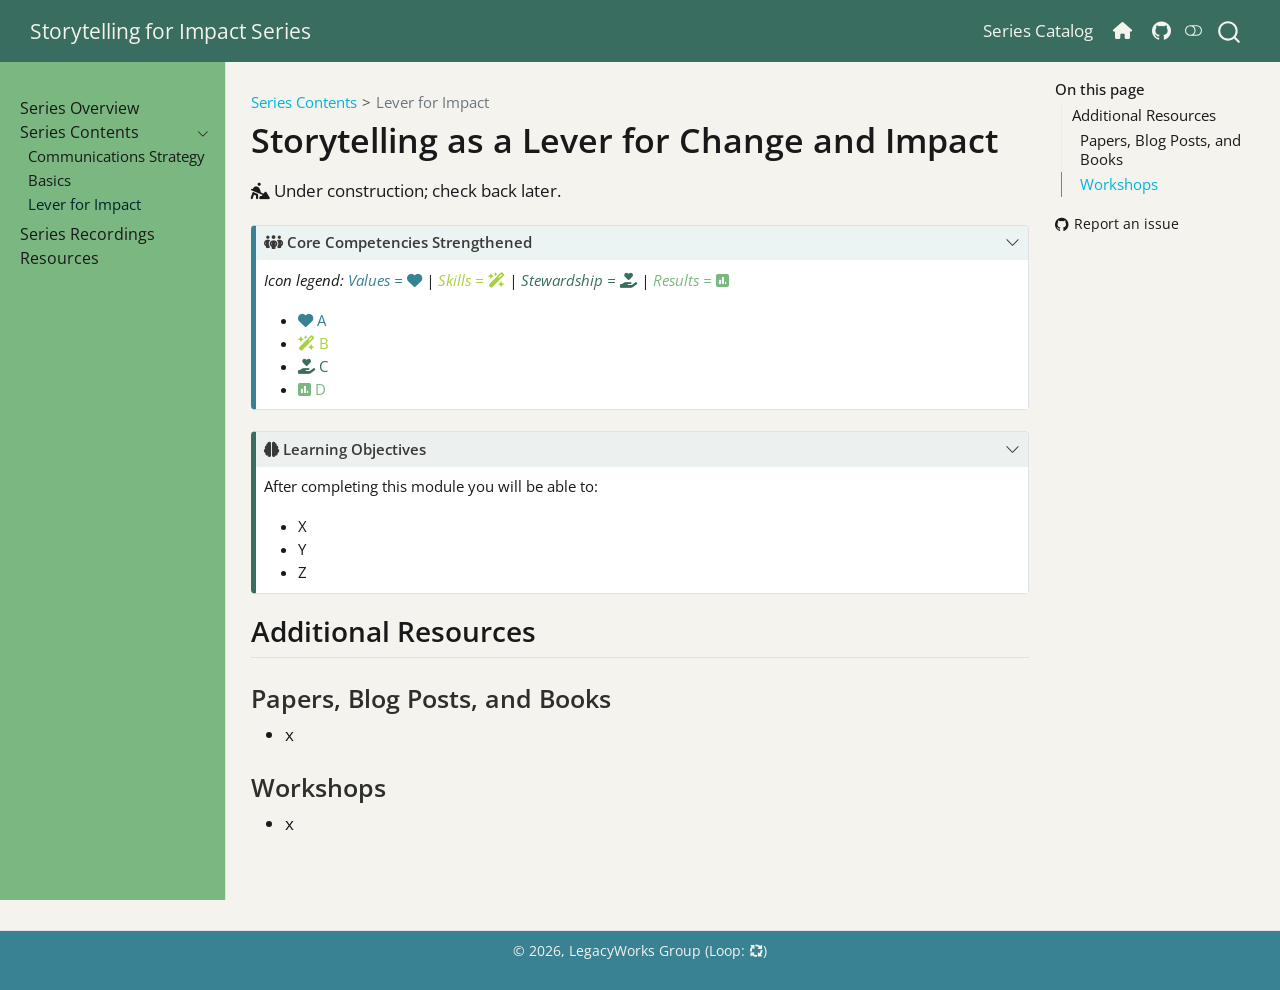
<file: content/impact.html>
<!DOCTYPE html>
<html xmlns="http://www.w3.org/1999/xhtml" lang="en" xml:lang="en"><head>

<meta charset="utf-8">
<meta name="generator" content="quarto-1.11.9">

<meta name="viewport" content="width=device-width, initial-scale=1.0, user-scalable=yes">


<title>Storytelling as a Lever for Change and Impact – Storytelling for Impact Series</title>
<style>
/* Default styles provided by pandoc.
** See https://pandoc.org/MANUAL.html#variables-for-html for config info.
*/
span.smallcaps{font-variant: small-caps;}
div.columns{display: flex; gap: 1.5em;}
div.column{flex: auto;}
@media screen {
div.columns{gap: min(4vw, 1.5em);}
div.column{overflow-x: auto;}
}
div.hanging-indent{margin-left: 1.5em; text-indent: -1.5em;}
ul.task-list{list-style: none;}
ul.task-list li input[type="checkbox"] {
  width: 0.8em;
  margin: 0 0.8em 0.2em -1em; /* quarto-specific, see https://github.com/quarto-dev/quarto-cli/issues/4556 */ 
  vertical-align: middle;
}
</style>


<script src="../site_libs/quarto-nav/quarto-nav.js"></script>
<script src="../site_libs/quarto-nav/headroom.min.js"></script>
<script src="../site_libs/clipboard/clipboard.min.js"></script>
<script src="../site_libs/quarto-search/autocomplete.umd.js"></script>
<script src="../site_libs/quarto-search/fuse.min.js"></script>
<script src="../site_libs/quarto-search/quarto-search.js"></script>
<meta name="quarto:offset" content="../">
<link href="../content/images/logo_lwg-circle.png" rel="icon" type="image/png">
<script src="../site_libs/quarto-html/quarto.js" type="module"></script>
<script src="../site_libs/quarto-html/tabsets/tabsets.js" type="module"></script>
<script src="../site_libs/quarto-html/scrollable-regions/scrollable-regions.js" type="module"></script>
<script src="../site_libs/quarto-html/popper.min.js"></script>
<script src="../site_libs/quarto-html/tippy.umd.min.js"></script>
<script src="../site_libs/quarto-html/anchor.min.js"></script>
<link href="../site_libs/quarto-html/tippy.css" rel="stylesheet">
<link href="../site_libs/quarto-html/quarto-syntax-highlighting-63b5708e65d6cd79cd7618c58d0c21e7.css" rel="stylesheet" class="quarto-color-scheme" id="quarto-text-highlighting-styles">
<link href="../site_libs/quarto-html/quarto-syntax-highlighting-dark-447e42e69aaa9833c0ba1b986f430b20.css" rel="stylesheet" class="quarto-color-scheme quarto-color-alternate" id="quarto-text-highlighting-styles">
<link href="../site_libs/quarto-html/quarto-syntax-highlighting-63b5708e65d6cd79cd7618c58d0c21e7.css" rel="stylesheet" class="quarto-color-scheme-extra" id="quarto-text-highlighting-styles">
<script src="../site_libs/bootstrap/bootstrap.min.js"></script>
<link href="../site_libs/bootstrap/bootstrap-icons.css" rel="stylesheet">
<link href="../site_libs/bootstrap/bootstrap-e98da9be81661ecb6ac984ca3b5b6dd8.min.css" rel="stylesheet" append-hash="true" class="quarto-color-scheme" id="quarto-bootstrap" data-mode="light">
<link href="../site_libs/bootstrap/bootstrap-dark-90762f6b8fdf0c4e20819e556e25b376.min.css" rel="stylesheet" append-hash="true" class="quarto-color-scheme quarto-color-alternate" id="quarto-bootstrap" data-mode="dark">
<link href="../site_libs/bootstrap/bootstrap-e98da9be81661ecb6ac984ca3b5b6dd8.min.css" rel="stylesheet" append-hash="true" class="quarto-color-scheme-extra" id="quarto-bootstrap" data-mode="light">
<link href="../site_libs/quarto-contrib/fontawesome6-6.7.2/all.min.css" rel="stylesheet">
<link href="../site_libs/quarto-contrib/fontawesome6-6.7.2/latex-fontsize.css" rel="stylesheet">
<script id="quarto-search-options" type="application/json">{
  "location": "navbar",
  "copy-button": false,
  "collapse-after": 3,
  "panel-placement": "end",
  "type": "overlay",
  "limit": 50,
  "keyboard-shortcut": [
    "f",
    "/",
    "s"
  ],
  "show-item-context": false,
  "language": {
    "search-no-results-text": "No results",
    "search-matching-documents-text": "matching documents",
    "search-copy-link-title": "Copy link to search",
    "search-hide-matches-text": "Hide additional matches",
    "search-more-match-text": "more match in this document",
    "search-more-matches-text": "more matches in this document",
    "search-clear-button-title": "Clear",
    "search-text-placeholder": "",
    "search-detached-cancel-button-title": "Cancel",
    "search-submit-button-title": "Submit",
    "search-label": "Search"
  }
}</script>


</head>

<body class="nav-sidebar docked nav-fixed quarto-light"><a id="quarto-skip-link" class="visually-hidden-focusable" href="#quarto-document-content">Skip to main content</a><script id="quarto-html-before-body" type="application/javascript">
    const toggleBodyColorMode = (bsSheetEl) => {
      const mode = bsSheetEl.getAttribute("data-mode");
      const bodyEl = window.document.querySelector("body");
      if (mode === "dark") {
        bodyEl.classList.add("quarto-dark");
        bodyEl.classList.remove("quarto-light");
      } else {
        bodyEl.classList.add("quarto-light");
        bodyEl.classList.remove("quarto-dark");
      }
    }
    const toggleBodyColorPrimary = () => {
      const bsSheetEl = window.document.querySelector("link#quarto-bootstrap:not([rel=disabled-stylesheet])");
      if (bsSheetEl) {
        toggleBodyColorMode(bsSheetEl);
      }
    }
    const setColorSchemeToggle = (alternate) => {
      const toggles = window.document.querySelectorAll('.quarto-color-scheme-toggle');
      for (let i=0; i < toggles.length; i++) {
        const toggle = toggles[i];
        if (toggle) {
          toggle.setAttribute("aria-checked", alternate ? "true" : "false");
          if (alternate) {
            toggle.classList.add("alternate");
          } else {
            toggle.classList.remove("alternate");
          }
        }
      }
    };
    const toggleColorMode = (alternate) => {
      // Switch the stylesheets
      const primaryStylesheets = window.document.querySelectorAll('link.quarto-color-scheme:not(.quarto-color-alternate)');
      const alternateStylesheets = window.document.querySelectorAll('link.quarto-color-scheme.quarto-color-alternate');
      manageTransitions('#quarto-margin-sidebar .nav-link', false);
      if (alternate) {
        // note: dark is layered on light, we don't disable primary!
        enableStylesheet(alternateStylesheets);
        for (const sheetNode of alternateStylesheets) {
          if (sheetNode.id === "quarto-bootstrap") {
            toggleBodyColorMode(sheetNode);
          }
        }
      } else {
        disableStylesheet(alternateStylesheets);
        enableStylesheet(primaryStylesheets)
        toggleBodyColorPrimary();
      }
      manageTransitions('#quarto-margin-sidebar .nav-link', true);
      // Switch the toggles
      setColorSchemeToggle(alternate)
    }
    // Hack to workaround the fact that safari doesn't
    // properly recolor the scrollbar when toggling (#1455).
    // Not run on load: stylesheets are set before first paint there, and
    // scrolling would undo the scroll to a URL fragment (#14973).
    // The one pixel nudge keeps the reader where they were.
    const refreshSafariScrollbar = () => {
      if (navigator.userAgent.indexOf('Safari') > 0 && navigator.userAgent.indexOf('Chrome') == -1) {
        manageTransitions("body", false);
        const scrollY = window.scrollY;
        window.scrollTo(0, scrollY > 0 ? scrollY - 1 : 1);
        setTimeout(() => {
          window.scrollTo(0, scrollY);
          manageTransitions("body", true);
        }, 40);
      }
    }
    const disableStylesheet = (stylesheets) => {
      for (let i=0; i < stylesheets.length; i++) {
        const stylesheet = stylesheets[i];
        stylesheet.rel = 'disabled-stylesheet';
      }
    }
    const enableStylesheet = (stylesheets) => {
      for (let i=0; i < stylesheets.length; i++) {
        const stylesheet = stylesheets[i];
        if(stylesheet.rel !== 'stylesheet') { // for Chrome, which will still FOUC without this check
          stylesheet.rel = 'stylesheet';
        }
      }
    }
    const manageTransitions = (selector, allowTransitions) => {
      const els = window.document.querySelectorAll(selector);
      for (let i=0; i < els.length; i++) {
        const el = els[i];
        if (allowTransitions) {
          el.classList.remove('notransition');
        } else {
          el.classList.add('notransition');
        }
      }
    }
    const isFileUrl = () => {
      return window.location.protocol === 'file:';
    }
    const hasAlternateSentinel = () => {
      let styleSentinel = getColorSchemeSentinel();
      if (styleSentinel !== null) {
        return styleSentinel === "alternate";
      } else {
        return false;
      }
    }
    const setStyleSentinel = (alternate) => {
      const value = alternate ? "alternate" : "default";
      if (!isFileUrl()) {
        window.localStorage.setItem("quarto-color-scheme", value);
      } else {
        localAlternateSentinel = value;
      }
    }
    const getColorSchemeSentinel = () => {
      if (!isFileUrl()) {
        const storageValue = window.localStorage.getItem("quarto-color-scheme");
        return storageValue != null ? storageValue : localAlternateSentinel;
      } else {
        return localAlternateSentinel;
      }
    }
    const toggleGiscusIfUsed = (isAlternate, darkModeDefault) => {
      const baseTheme = document.querySelector('#giscus-base-theme')?.value ?? 'light';
      const alternateTheme = document.querySelector('#giscus-alt-theme')?.value ?? 'dark';
      let newTheme = '';
      if(authorPrefersDark) {
        newTheme = isAlternate ? baseTheme : alternateTheme;
      } else {
        newTheme = isAlternate ? alternateTheme : baseTheme;
      }
      const changeGiscusTheme = () => {
        // From: https://github.com/giscus/giscus/issues/336
        const sendMessage = (message) => {
          const iframe = document.querySelector('iframe.giscus-frame');
          if (!iframe) return;
          iframe.contentWindow.postMessage({ giscus: message }, 'https://giscus.app');
        }
        sendMessage({
          setConfig: {
            theme: newTheme
          }
        });
      }
      const isGiscussLoaded = window.document.querySelector('iframe.giscus-frame') !== null;
      if (isGiscussLoaded) {
        changeGiscusTheme();
      }
    };
    const authorPrefersDark = false;
    const darkModeDefault = authorPrefersDark;
      document.querySelector('link#quarto-text-highlighting-styles.quarto-color-scheme-extra').rel = 'disabled-stylesheet';
      document.querySelector('link#quarto-bootstrap.quarto-color-scheme-extra').rel = 'disabled-stylesheet';
    let localAlternateSentinel = darkModeDefault ? 'alternate' : 'default';
    // Dark / light mode switch
    window.quartoToggleColorScheme = () => {
      // Read the current dark / light value
      let toAlternate = !hasAlternateSentinel();
      toggleColorMode(toAlternate);
      refreshSafariScrollbar();
      setStyleSentinel(toAlternate);
      toggleGiscusIfUsed(toAlternate, darkModeDefault);
      window.dispatchEvent(new Event('resize'));
    };
    // Switch to dark mode if need be
    if (hasAlternateSentinel()) {
      toggleColorMode(true);
    } else {
      toggleColorMode(false);
    }
  </script>

<div id="quarto-search-results"></div>
  <header id="quarto-header" class="headroom fixed-top">
    <nav class="navbar navbar-expand-lg " data-bs-theme="dark" aria-label="Site">
      <div class="navbar-container container-fluid">
      <div class="navbar-brand-container mx-auto">
    <a class="navbar-brand" href="../index.html">
    <span class="navbar-title">Storytelling for Impact Series</span>
    </a>
  </div>
          <button class="navbar-toggler" type="button" data-bs-toggle="collapse" data-bs-target="#navbarCollapse" aria-controls="navbarCollapse" aria-expanded="false" aria-label="Toggle navigation" onclick="if (window.quartoToggleHeadroom) { window.quartoToggleHeadroom(); }">
  <span class="navbar-toggler-icon"></span>
</button>
          <div class="collapse navbar-collapse" id="navbarCollapse">
            <ul class="navbar-nav navbar-nav-scroll ms-auto">
  <li class="nav-item">
    <a class="nav-link" href="https://legacyworksgroup.github.io/learning-catalog/"> 
<span class="menu-text">Series Catalog</span></a>
  </li>  
  <li class="nav-item">
    <a class="nav-link" href="https://legacyworksgroup.com/"> 
<span class="menu-text"><i class="fa-solid fa-house" aria-label="house"></i></span></a>
  </li>  
  <li class="nav-item compact">
    <a class="nav-link" href="https://github.com/LegacyWorksGroup/storytelling"> <i class="bi bi-github" role="img">
</i> 
<span class="menu-text"></span></a>
  </li>  
</ul>
          </div> <!-- /navcollapse -->
            <div class="quarto-navbar-tools">
  <button type="button" role="switch" aria-checked="false" class="quarto-color-scheme-toggle quarto-navigation-tool  px-1" onclick="window.quartoToggleColorScheme(); return false;" title="Toggle dark mode" aria-label="Toggle dark mode"><i class="bi"></i></button>
</div>
            <div id="quarto-search" class="" title="Search"></div>
      </div> <!-- /container-fluid -->
    </nav>
  <nav class="quarto-secondary-nav" aria-label="Toolbar">
    <div class="container-fluid d-flex">
      <button type="button" class="quarto-btn-toggle btn" data-bs-toggle="collapse" role="button" data-bs-target=".quarto-sidebar-collapse-item" aria-controls="quarto-sidebar" aria-expanded="false" aria-label="Toggle sidebar navigation" onclick="if (window.quartoToggleHeadroom) { window.quartoToggleHeadroom(); }">
        <i class="bi bi-layout-text-sidebar-reverse"></i>
      </button>
        <nav class="quarto-page-breadcrumbs" aria-label="Breadcrumbs"><ol class="breadcrumb"><li class="breadcrumb-item"><a href="../content/strategy.html">Series Contents</a></li><li class="breadcrumb-item"><a href="../content/impact.html">Lever for Impact</a></li></ol></nav>
        <a class="flex-grow-1" data-bs-toggle="collapse" data-bs-target=".quarto-sidebar-collapse-item" onclick="if (window.quartoToggleHeadroom) { window.quartoToggleHeadroom(); }">      
        </a>
    </div>
  </nav>
</header>
<!-- content -->
<div id="quarto-content" class="quarto-container page-columns page-rows-contents page-layout-article page-navbar">
<!-- sidebar -->
  <nav id="quarto-sidebar" class="sidebar collapse collapse-horizontal quarto-sidebar-collapse-item sidebar-navigation docked overflow-auto" aria-label="Section">
    <div class="sidebar-menu-container"> 
    <ul class="list-unstyled mt-1">
        <li class="sidebar-item">
  <div class="sidebar-item-container"> 
  <a href="../index.html" class="sidebar-item-text sidebar-link">
 <span class="menu-text">Series Overview</span></a>
  </div>
</li>
        <li class="sidebar-item sidebar-item-section">
      <div class="sidebar-item-container"> 
            <button type="button" class="sidebar-item-text sidebar-item-toggle sidebar-link text-start" data-bs-toggle="collapse" data-bs-target="#quarto-sidebar-section-1" aria-controls="quarto-sidebar-section-1" aria-expanded="true">
 <span class="menu-text" id="quarto-sidebar-section-1-label">Series Contents</span><i class="bi bi-chevron-right" aria-hidden="true"></i></button>
      </div>
      <ul id="quarto-sidebar-section-1" aria-labelledby="quarto-sidebar-section-1-label" class="collapse list-unstyled sidebar-section depth1 show">  
          <li class="sidebar-item">
  <div class="sidebar-item-container"> 
  <a href="../content/strategy.html" class="sidebar-item-text sidebar-link">
 <span class="menu-text">Communications Strategy</span></a>
  </div>
</li>
          <li class="sidebar-item">
  <div class="sidebar-item-container"> 
  <a href="../content/basics.html" class="sidebar-item-text sidebar-link">
 <span class="menu-text">Basics</span></a>
  </div>
</li>
          <li class="sidebar-item">
  <div class="sidebar-item-container"> 
  <a href="../content/impact.html" class="sidebar-item-text sidebar-link active">
 <span class="menu-text">Lever for Impact</span></a>
  </div>
</li>
      </ul>
  </li>
        <li class="sidebar-item">
  <div class="sidebar-item-container"> 
  <a href="../recordings.html" class="sidebar-item-text sidebar-link">
 <span class="menu-text">Series Recordings</span></a>
  </div>
</li>
        <li class="sidebar-item">
  <div class="sidebar-item-container"> 
  <a href="../resources.html" class="sidebar-item-text sidebar-link">
 <span class="menu-text">Resources</span></a>
  </div>
</li>
    </ul>
    </div>
</nav>
<div id="quarto-sidebar-glass" class="quarto-sidebar-collapse-item" data-bs-toggle="collapse" data-bs-target=".quarto-sidebar-collapse-item"></div>
<!-- margin-sidebar -->
    <div id="quarto-margin-sidebar" class="sidebar margin-sidebar">
        <nav id="TOC" role="doc-toc" aria-labelledby="toc-title" class="toc-active">
    <h2 id="toc-title">On this page</h2>
   
  <ul>
  <li><a href="#additional-resources" id="toc-additional-resources" class="nav-link active" data-scroll-target="#additional-resources">Additional Resources</a>
  <ul class="collapse">
  <li><a href="#papers-blog-posts-and-books" id="toc-papers-blog-posts-and-books" class="nav-link" data-scroll-target="#papers-blog-posts-and-books">Papers, Blog Posts, and Books</a></li>
  <li><a href="#workshops" id="toc-workshops" class="nav-link" data-scroll-target="#workshops">Workshops</a></li>
  </ul></li>
  </ul>
<div class="toc-actions"><ul><li><a href="https://github.com/LegacyWorksGroup/storytelling/issues/new" class="toc-action"><i class="bi bi-github"></i>Report an issue</a></li></ul></div></nav>
    </div>
<!-- main -->
<main class="content" id="quarto-document-content" tabindex="-1">


<header id="title-block-header" class="quarto-title-block default"><nav class="quarto-page-breadcrumbs quarto-title-breadcrumbs d-none d-lg-block" aria-label="Breadcrumbs"><ol class="breadcrumb"><li class="breadcrumb-item"><a href="../content/strategy.html">Series Contents</a></li><li class="breadcrumb-item"><a href="../content/impact.html">Lever for Impact</a></li></ol></nav>
<div class="quarto-title">
<h1 class="title">Storytelling as a Lever for Change and Impact</h1>
</div>



<div class="quarto-title-meta">

    
  
    
  </div>
  


</header>


<meta name="robots" content="noindex, nofollow">
<p><i class="fa-solid fa-person-digging" aria-label="person-digging"></i> Under construction; check back later.</p>
<div class="callout callout-style-default callout-note no-icon callout-titled">
<div class="callout-header d-flex align-content-center" data-bs-toggle="collapse" data-bs-target=".callout-1-contents" aria-controls="callout-1" aria-expanded="true" aria-label="Toggle callout">
<div class="callout-icon-container">
<i class="callout-icon no-icon"></i>
</div>
<div class="callout-title-container flex-fill">
<span class="screen-reader-only">Note</span><i class="fa-solid fa-people-group" aria-label="people-group"></i> Core Competencies Strengthened
</div>
<div class="callout-btn-toggle d-inline-block border-0 py-1 ps-1 pe-0 float-end"><i class="callout-toggle"></i></div>
</div>
<div id="callout-1" class="callout-1-contents callout-collapse collapse show">
<div class="callout-body-container callout-body">
<p><em>Icon legend: <span class="cc-value">Values = <i class="fa-solid fa-heart" aria-label="heart"></i></span> | <span class="cc-skill">Skills = <i class="fa-solid fa-wand-magic-sparkles" aria-label="wand-magic-sparkles"></i></span> | <span class="cc-steward">Stewardship = <i class="fa-solid fa-hand-holding-heart" aria-label="hand-holding-heart"></i></span> | <span class="cc-result">Results = <i class="fa-solid fa-square-poll-vertical" aria-label="square-poll-vertical"></i></span></em></p>
<ul>
<li><span class="cc-value"><i class="fa-solid fa-heart" aria-label="heart"></i> A</span></li>
<li><span class="cc-skill"><i class="fa-solid fa-wand-magic-sparkles" aria-label="wand-magic-sparkles"></i> B</span></li>
<li><span class="cc-steward"><i class="fa-solid fa-hand-holding-heart" aria-label="hand-holding-heart"></i> C</span></li>
<li><span class="cc-result"><i class="fa-solid fa-square-poll-vertical" aria-label="square-poll-vertical"></i> D</span></li>
</ul>
</div>
</div>
</div>
<div class="callout callout-style-default callout-tip no-icon callout-titled">
<div class="callout-header d-flex align-content-center" data-bs-toggle="collapse" data-bs-target=".callout-2-contents" aria-controls="callout-2" aria-expanded="true" aria-label="Toggle callout">
<div class="callout-icon-container">
<i class="callout-icon no-icon"></i>
</div>
<div class="callout-title-container flex-fill">
<span class="screen-reader-only">Tip</span><i class="fa-solid fa-brain" aria-label="brain"></i> Learning Objectives
</div>
<div class="callout-btn-toggle d-inline-block border-0 py-1 ps-1 pe-0 float-end"><i class="callout-toggle"></i></div>
</div>
<div id="callout-2" class="callout-2-contents callout-collapse collapse show">
<div class="callout-body-container callout-body">
<p>After completing this module you will be able to:</p>
<ul>
<li>X</li>
<li>Y</li>
<li>Z</li>
</ul>
</div>
</div>
</div>
<section id="additional-resources" class="level2">
<h2 class="anchored" data-anchor-id="additional-resources">Additional Resources</h2>
<section id="papers-blog-posts-and-books" class="level3">
<h3 class="anchored" data-anchor-id="papers-blog-posts-and-books">Papers, Blog Posts, and Books</h3>
<ul>
<li>x</li>
</ul>
</section>
<section id="workshops" class="level3">
<h3 class="anchored" data-anchor-id="workshops">Workshops</h3>
<ul>
<li>x</li>
</ul>


</section>
</section>

</main> <!-- /main -->
<script id="quarto-html-after-body" type="application/javascript">
  window.document.addEventListener("DOMContentLoaded", function (event) {
    // Ensure there is a toggle, if there isn't float one in the top right
    if (window.document.querySelector('.quarto-color-scheme-toggle') === null) {
      const toggle = window.document.createElement('button');
      toggle.type = "button";
      toggle.setAttribute("role", "switch");
      toggle.setAttribute("aria-checked", "false");
      toggle.classList.add('top-right');
      toggle.classList.add('quarto-color-scheme-toggle');
      toggle.setAttribute("aria-label", "Toggle dark mode");
      toggle.onclick = function() { try { window.quartoToggleColorScheme(); } catch {} return false; };
      const i = window.document.createElement("i");
      i.classList.add('bi');
      toggle.appendChild(i);
      // Put the toggle in a landmark of its own, so that landmark navigation
      // can reach it.
      //
      // The container is always a fresh direct child of body, and the toggle is
      // never moved into page furniture that the theme or the author controls.
      // The toggle is positioned against the page, so any ancestor that
      // establishes a containing block captures it: a positioned element or a
      // grid for position: absolute, and transform, filter, will-change or
      // contain for position: fixed. A direct child of body has none of these
      // to inherit, and the shift when one appears is silent and visual.
      //
      // ARIA says a document should have at most one banner, and axe reports a
      // duplicate whether or not the banners carry distinct labels. So use a
      // header when the page has no banner yet, and a named region otherwise.
      //
      // A header is a banner wherever it sits, unless it is inside sectioning
      // content, so this cannot just look at the children of body: a custom
      // page layout wraps the title block header in a plain div. An explicit
      // role="banner" always counts.
      const sectioning = 'article, aside, main, nav, section, [role="article"], [role="complementary"], [role="main"], [role="navigation"], [role="region"]';
      const hasBanner = Array.from(
        window.document.querySelectorAll('header:not([role]), [role="banner"]')
      ).some(function(el) {
        return el.hasAttribute("role") || el.closest(sectioning) === null;
      });
      const container = window.document.createElement(hasBanner ? "div" : "header");
      if (hasBanner) {
        container.setAttribute("role", "region");
        container.setAttribute("aria-label", "Toggle dark mode");
      }
      container.classList.add('quarto-color-scheme-toggle-container');
      container.appendChild(toggle);
      window.document.body.appendChild(container);
    }
    setColorSchemeToggle(hasAlternateSentinel())
    const icon = "";
    const anchorJS = new window.AnchorJS();
    anchorJS.options = {
      placement: 'right',
      icon: icon
    };
    anchorJS.add('.anchored');
    const isCodeAnnotation = (el) => {
      for (const clz of el.classList) {
        if (clz.startsWith('code-annotation-')) {                     
          return true;
        }
      }
      return false;
    }
    const onCopySuccess = function(e) {
      // button target
      const button = e.trigger;
      // don't keep focus
      button.blur();
      // flash "checked"
      button.classList.add('code-copy-button-checked');
      var currentTitle = button.getAttribute("title");
      button.setAttribute("title", "Copied!");
      let tooltip;
      if (window.bootstrap) {
        button.setAttribute("data-bs-toggle", "tooltip");
        button.setAttribute("data-bs-placement", "left");
        button.setAttribute("data-bs-title", "Copied!");
        tooltip = new bootstrap.Tooltip(button, 
          { trigger: "manual", 
            customClass: "code-copy-button-tooltip",
            offset: [0, -8]});
        tooltip.show();    
      }
      setTimeout(function() {
        if (tooltip) {
          tooltip.hide();
          button.removeAttribute("data-bs-title");
          button.removeAttribute("data-bs-toggle");
          button.removeAttribute("data-bs-placement");
        }
        button.setAttribute("title", currentTitle);
        button.classList.remove('code-copy-button-checked');
      }, 1000);
      // clear code selection
      e.clearSelection();
    }
    const getTextToCopy = function(trigger) {
      const outerScaffold = trigger.parentElement.cloneNode(true);
      const codeEl = outerScaffold.querySelector('code');
      for (const childEl of codeEl.children) {
        if (isCodeAnnotation(childEl)) {
          childEl.remove();
        }
      }
      return codeEl.innerText;
    }
    const clipboard = new window.ClipboardJS('.code-copy-button:not([data-in-quarto-modal])', {
      text: getTextToCopy
    });
    clipboard.on('success', onCopySuccess);
    if (window.document.getElementById('quarto-embedded-source-code-modal')) {
      const clipboardModal = new window.ClipboardJS('.code-copy-button[data-in-quarto-modal]', {
        text: getTextToCopy,
        container: window.document.getElementById('quarto-embedded-source-code-modal')
      });
      clipboardModal.on('success', onCopySuccess);
    }
      var localhostRegex = new RegExp(/^(?:http|https):\/\/localhost\:?[0-9]*\//);
      var mailtoRegex = new RegExp(/^mailto:/);
        var filterRegex = new RegExp("https:\/\/LegacyWorksGroup\.github\.io\/storytelling\/");
      const newWindowLabel = "(opens in a new tab)";
      const newWindowNoteId = "quarto-ext-newwindow-label";
      // Links reference one hidden label through aria-describedby, so the
      // announcement never changes their accessible name.
      var describeNewWindow = (link) => {
        if (!window.document.getElementById(newWindowNoteId)) {
          var newWindowNote = window.document.createElement("span");
          newWindowNote.id = newWindowNoteId;
          newWindowNote.hidden = true;
          newWindowNote.textContent = newWindowLabel;
          window.document.body.appendChild(newWindowNote);
        }
        var describedBy = (link.getAttribute("aria-describedby") || "").split(/\s+/).filter(Boolean);
        if (!describedBy.includes(newWindowNoteId)) {
          describedBy.push(newWindowNoteId);
          link.setAttribute("aria-describedby", describedBy.join(" "));
        }
      }
      var isInternal = (href) => {
          return filterRegex.test(href) || localhostRegex.test(href) || mailtoRegex.test(href);
      }
      // Inspect non-navigation links and adorn them if external
      window.quartoDecorateExternalLinks = function (root) {
     var links = (root || window.document).querySelectorAll('a[href]:not(.nav-link):not(.navbar-brand):not(.toc-action):not(.sidebar-link):not(.sidebar-item-toggle):not(.pagination-link):not(.no-external):not([aria-hidden]):not(.dropdown-item):not(.quarto-navigation-tool):not(.about-link)');
      for (var i=0; i<links.length; i++) {
        const link = links[i];
        if (!isInternal(link.href)) {
          // undo the damage that might have been done by quarto-nav.js in the case of
          // links that we want to consider external
          if (link.dataset.originalHref !== undefined) {
            link.href = link.dataset.originalHref;
          }
            // target, if specified
            link.setAttribute("target", "_blank");
            if (link.getAttribute("rel") === null) {
              link.setAttribute("rel", "noopener");
            }
            describeNewWindow(link);
          if (!link.classList.contains('no-external-icon')) {
          }
        }
      }
      };
      window.quartoDecorateExternalLinks(window.document);
    // Esc closes the popup (WCAG 1.4.13) and focus leaving both trigger and
    // popup closes it (WCAG 2.4.11); tippy handles neither for interactive popups.
    const hideOnEscAndFocusOut = {
      name: 'hideOnEscAndFocusOut',
      defaultValue: true,
      fn(instance) {
        const dismiss = () => {
          // A show scheduled by the trigger delay would otherwise reopen it
          instance.clearDelayTimeouts();
          instance.hide();
        };
        const onKeyDown = (event) => {
          if (event.key !== 'Escape') {
            return;
          }
          // Keep Esc from also reaching page handlers (e.g. reveal.js overview),
          // except an open reveal.js slide menu, which Esc should close too.
          // The menu handles keys only when its keyboard option is on.
          const menuHandlesEsc = window.Reveal?.getPlugin?.('menu')?.isOpen() &&
            window.Reveal.getConfig().menu?.keyboard !== false;
          if (!menuHandlesEsc) {
            event.stopPropagation();
          }
          if (instance.popper.contains(window.document.activeElement)) {
            // Disabled while refocusing so the focus trigger does not reopen it
            instance.disable();
            instance.reference.focus();
            instance.enable();
          }
          dismiss();
        };
        const onFocusOut = (event) => {
          const target = event.relatedTarget;
          if (target && !instance.reference.contains(target) &&
              !instance.popper.contains(target)) {
            dismiss();
          }
        };
        // On the trigger too: a click trigger (code-annotations: select) has no
        // blur handling. Attached for the instance's lifetime so leaving the
        // trigger also cancels a show still pending on the trigger delay.
        instance.reference.addEventListener('focusout', onFocusOut);
        return {
          onShow() {
            window.document.addEventListener('keydown', onKeyDown, true);
            instance.popper.addEventListener('focusout', onFocusOut);
          },
          onHide() {
            window.document.removeEventListener('keydown', onKeyDown, true);
            instance.popper.removeEventListener('focusout', onFocusOut);
          },
          onDestroy() {
            instance.reference.removeEventListener('focusout', onFocusOut);
          },
        };
      },
    };
    function tippyHover(el, contentFn, onTriggerFn, onUntriggerFn) {
      const config = {
        allowHTML: true,
        maxWidth: 500,
        delay: 100,
        arrow: false,
        appendTo: function(el) {
            return el.parentElement;
        },
        interactive: true,
        interactiveBorder: 10,
        theme: 'quarto',
        placement: 'bottom-start',
        plugins: [hideOnEscAndFocusOut],
      };
      if (contentFn) {
        config.content = contentFn;
      }
      if (onTriggerFn) {
        config.onTrigger = onTriggerFn;
      }
      if (onUntriggerFn) {
        config.onUntrigger = onUntriggerFn;
      }
      window.tippy(el, config); 
    }
    const noterefs = window.document.querySelectorAll('a[role="doc-noteref"]');
    for (var i=0; i<noterefs.length; i++) {
      const ref = noterefs[i];
      tippyHover(ref, function() {
        // use id or data attribute instead here
        let href = ref.getAttribute('data-footnote-href') || ref.getAttribute('href');
        try { href = new URL(href).hash; } catch {}
        const id = href.replace(/^#\/?/, "");
        const note = window.document.getElementById(id);
        if (note) {
          return note.innerHTML;
        } else {
          return "";
        }
      });
    }
    const xrefs = window.document.querySelectorAll('a.quarto-xref');
    const processXRef = (id, note) => {
      // Strip column container classes
      const stripColumnClz = (el) => {
        el.classList.remove("page-full", "page-columns");
        if (el.children) {
          for (const child of el.children) {
            stripColumnClz(child);
          }
        }
      }
      stripColumnClz(note)
      if (id === null || id.startsWith('sec-')) {
        // Special case sections, only their first couple elements
        const container = document.createElement("div");
        if (note.children && note.children.length > 2) {
          container.appendChild(note.children[0].cloneNode(true));
          for (let i = 1; i < note.children.length; i++) {
            const child = note.children[i];
            if (child.tagName === "P" && child.innerText === "") {
              continue;
            } else {
              container.appendChild(child.cloneNode(true));
              break;
            }
          }
          if (window.Quarto?.typesetMath) {
            window.Quarto.typesetMath(container);
          }
          return container.innerHTML
        } else {
          if (window.Quarto?.typesetMath) {
            window.Quarto.typesetMath(note);
          }
          return note.innerHTML;
        }
      } else {
        // Remove any anchor links if they are present
        const anchorLink = note.querySelector('a.anchorjs-link');
        if (anchorLink) {
          anchorLink.remove();
        }
        if (window.Quarto?.typesetMath) {
          window.Quarto.typesetMath(note);
        }
        if (note.classList.contains("callout")) {
          return note.outerHTML;
        } else {
          return note.innerHTML;
        }
      }
    }
    for (var i=0; i<xrefs.length; i++) {
      const xref = xrefs[i];
      tippyHover(xref, undefined, function(instance) {
        instance.disable();
        let url = xref.getAttribute('href');
        let hash = undefined; 
        if (url.startsWith('#')) {
          hash = url;
        } else {
          try { hash = new URL(url).hash; } catch {}
        }
        if (hash) {
          const id = hash.replace(/^#\/?/, "");
          const note = window.document.getElementById(id);
          if (note !== null) {
            try {
              const html = processXRef(id, note.cloneNode(true));
              instance.setContent(html);
            } finally {
              instance.enable();
              instance.show();
            }
          } else {
            // See if we can fetch this
            fetch(url.split('#')[0])
            .then(res => res.text())
            .then(html => {
              const parser = new DOMParser();
              const htmlDoc = parser.parseFromString(html, "text/html");
              const note = htmlDoc.getElementById(id);
              if (note !== null) {
                const html = processXRef(id, note);
                instance.setContent(html);
              } 
            }).finally(() => {
              instance.enable();
              instance.show();
            });
          }
        } else {
          // See if we can fetch a full url (with no hash to target)
          // This is a special case and we should probably do some content thinning / targeting
          fetch(url)
          .then(res => res.text())
          .then(html => {
            const parser = new DOMParser();
            const htmlDoc = parser.parseFromString(html, "text/html");
            const note = htmlDoc.querySelector('main.content');
            if (note !== null) {
              // This should only happen for chapter cross references
              // (since there is no id in the URL)
              // remove the first header
              if (note.children.length > 0 && note.children[0].tagName === "HEADER") {
                note.children[0].remove();
              }
              const html = processXRef(null, note);
              instance.setContent(html);
            } 
          }).finally(() => {
            instance.enable();
            instance.show();
          });
        }
      }, function(instance) {
      });
    }
        let selectedAnnoteEl;
        const selectorForAnnotation = ( cell, annotation) => {
          let cellAttr = 'data-code-cell="' + cell + '"';
          let lineAttr = 'data-code-annotation="' +  annotation + '"';
          const selector = 'span[' + cellAttr + '][' + lineAttr + ']';
          return selector;
        }
        const selectCodeLines = (annoteEl) => {
          const doc = window.document;
          const targetCell = annoteEl.getAttribute("data-target-cell");
          const targetAnnotation = annoteEl.getAttribute("data-target-annotation");
          const annoteSpan = window.document.querySelector(selectorForAnnotation(targetCell, targetAnnotation));
          const lines = annoteSpan.getAttribute("data-code-lines").split(",");
          const lineIds = lines.map((line) => {
            return targetCell + "-" + line;
          })
          // Each band is positioned against its own containing block, which is
          // not the offsetParent of the lines, so place it from client rects.
          const placeBand = (band, firstEl, lastEl, codeBlock) => {
            const container = band.offsetParent;
            if (container === null) {
              return;
            }
            const containerRect = container.getBoundingClientRect();
            // Reveal.js scales slides with a transform, so convert client
            // pixels back to the CSS pixels of the container.
            const scale = containerRect.height / container.offsetHeight || 1;
            const firstRect = firstEl.getBoundingClientRect();
            const lastRect = lastEl.getBoundingClientRect();
            const top = (firstRect.top - containerRect.top) / scale - container.clientTop + container.scrollTop;
            const height = (lastRect.bottom - firstRect.top) / scale;
            band.style.top = top - 2 + "px";
            band.style.height = height + 4 + "px";
            if (codeBlock) {
              // Without the copy button wrapper, the containing block is wider
              // than the code block, so span the code block explicitly.
              const blockRect = codeBlock.getBoundingClientRect();
              band.style.left = (blockRect.left - containerRect.left) / scale - container.clientLeft + container.scrollLeft + "px";
              band.style.width = blockRect.width / scale + "px";
            }
          };
          if (lineIds.length > 0) {
            const el = window.document.getElementById(lineIds[0]);
            const lastEl = window.document.getElementById(lineIds[lineIds.length - 1]);
            const parent = el.parentElement.parentElement;
            // cook up a div (if necessary) and position it
            let div = window.document.getElementById("code-annotation-line-highlight");
            if (div === null) {
              div = window.document.createElement("div");
              div.setAttribute("id", "code-annotation-line-highlight");
              div.style.position = 'absolute';
              parent.appendChild(div);
            }
            placeBand(div, el, lastEl, parent.closest("div.sourceCode") || parent);
            let gutterDiv = window.document.getElementById("code-annotation-line-highlight-gutter");
            if (gutterDiv === null) {
              gutterDiv = window.document.createElement("div");
              gutterDiv.setAttribute("id", "code-annotation-line-highlight-gutter");
              gutterDiv.style.position = 'absolute';
              const codeCell = window.document.getElementById(targetCell);
              const gutter = codeCell.querySelector('.code-annotation-gutter');
              gutter.appendChild(gutterDiv);
            }
            placeBand(gutterDiv, el, lastEl);
            selectedAnnoteEl = annoteEl;
          }
        };
        const unselectCodeLines = () => {
          const elementsIds = ["code-annotation-line-highlight", "code-annotation-line-highlight-gutter"];
          elementsIds.forEach((elId) => {
            const div = window.document.getElementById(elId);
            if (div) {
              div.remove();
            }
          });
          selectedAnnoteEl = undefined;
        };
          // Handle positioning of the toggle
      window.addEventListener(
        "resize",
        throttle(() => {
          elRect = undefined;
          if (selectedAnnoteEl) {
            selectCodeLines(selectedAnnoteEl);
          }
        }, 10)
      );
      function throttle(fn, ms) {
      let throttle = false;
      let timer;
        return (...args) => {
          if(!throttle) { // first call gets through
              fn.apply(this, args);
              throttle = true;
          } else { // all the others get throttled
              if(timer) clearTimeout(timer); // cancel #2
              timer = setTimeout(() => {
                fn.apply(this, args);
                timer = throttle = false;
              }, ms);
          }
        };
      }
        // Attach click handler to the DT
        const annoteDls = window.document.querySelectorAll('dt[data-target-cell]');
        for (const annoteDlNode of annoteDls) {
          annoteDlNode.addEventListener('click', (event) => {
            const clickedEl = event.target;
            if (clickedEl !== selectedAnnoteEl) {
              unselectCodeLines();
              const activeEl = window.document.querySelector('dt[data-target-cell].code-annotation-active');
              if (activeEl) {
                activeEl.classList.remove('code-annotation-active');
              }
              selectCodeLines(clickedEl);
              clickedEl.classList.add('code-annotation-active');
            } else {
              // Unselect the line
              unselectCodeLines();
              clickedEl.classList.remove('code-annotation-active');
            }
          });
        }
    const findCites = (el) => {
      const parentEl = el.parentElement;
      if (parentEl) {
        const cites = parentEl.dataset.cites;
        if (cites) {
          return {
            el,
            cites: cites.split(' ')
          };
        } else {
          return findCites(el.parentElement)
        }
      } else {
        return undefined;
      }
    };
    var bibliorefs = window.document.querySelectorAll('a[role="doc-biblioref"]');
    for (var i=0; i<bibliorefs.length; i++) {
      const ref = bibliorefs[i];
      const citeInfo = findCites(ref);
      if (citeInfo) {
        tippyHover(citeInfo.el, function() {
          var popup = window.document.createElement('div');
          citeInfo.cites.forEach(function(cite) {
            var citeDiv = window.document.createElement('div');
            citeDiv.classList.add('hanging-indent');
            citeDiv.classList.add('csl-entry');
            var biblioDiv = window.document.getElementById('ref-' + cite);
            if (biblioDiv) {
              citeDiv.innerHTML = biblioDiv.innerHTML;
            }
            popup.appendChild(citeDiv);
          });
          return popup.innerHTML;
        });
      }
    }
  });
  </script>
  <script type="application/javascript">
  window.quartoScrollableRegionsLabels = {"code":"Scrollable code","output":"Scrollable output"};
  </script>
</div> <!-- /content -->
<footer class="footer">
  <div class="nav-footer">
    <div class="nav-footer-left">
      &nbsp;
    </div>   
    <div class="nav-footer-center">
<p>© 2026, LegacyWorks Group (Loop: <a href="https://sites.google.com/legacyworksgroup.com/legacy-loop/legacyloop"><i class="fa-solid fa-arrows-spin" aria-label="arrows-spin"></i></a>)</p>
<div class="toc-actions d-sm-block d-md-none"><ul><li><a href="https://github.com/LegacyWorksGroup/storytelling/issues/new" class="toc-action"><i class="bi bi-github"></i>Report an issue</a></li></ul></div></div>
    <div class="nav-footer-right">
      &nbsp;
    </div>
  </div>
</footer>




</body></html>
</file>
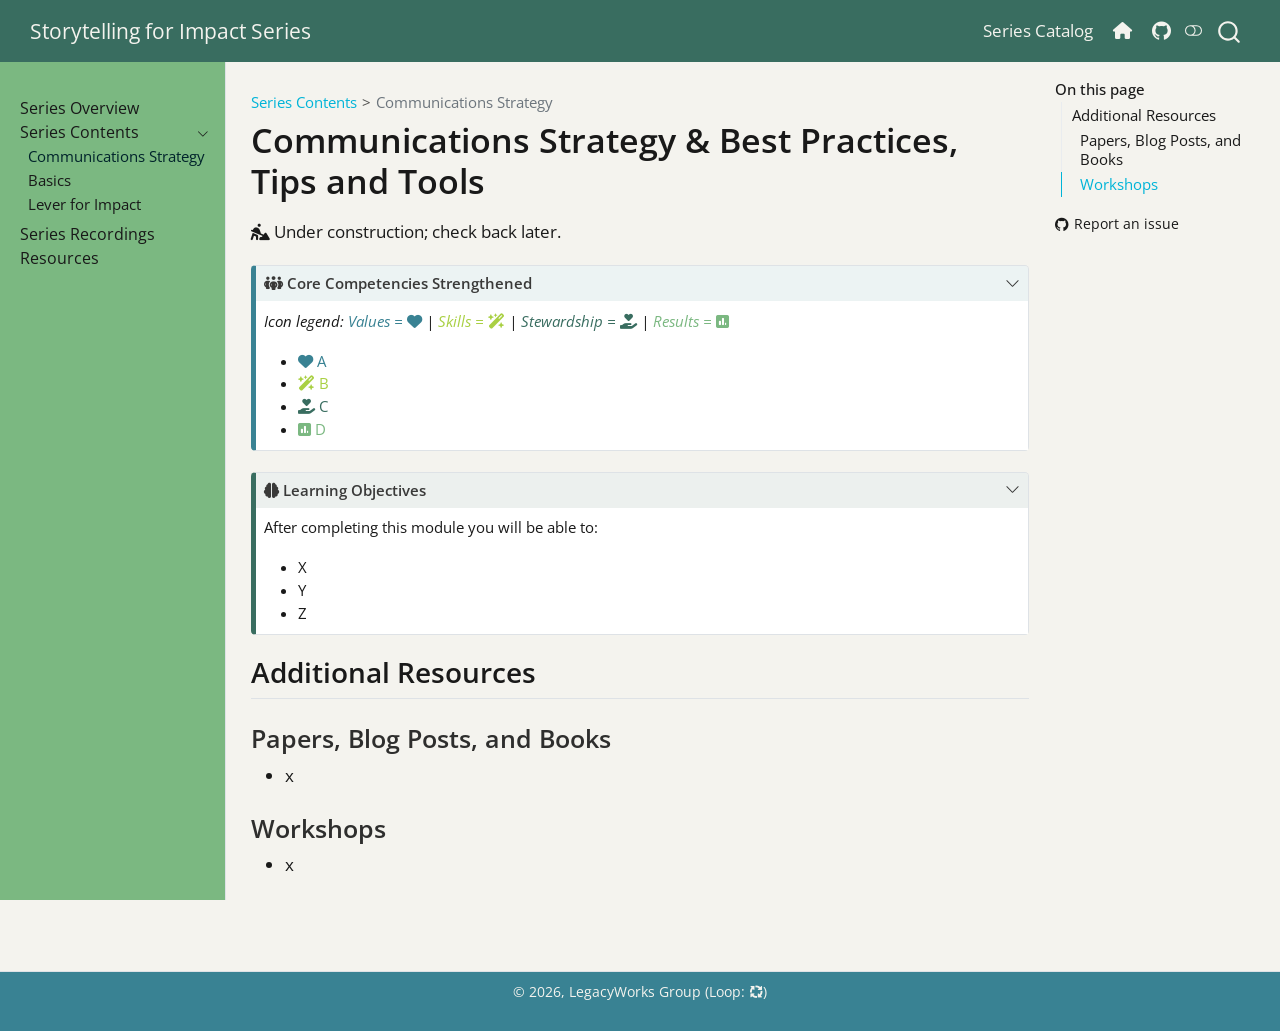
<file: content/strategy.html>
<!DOCTYPE html>
<html xmlns="http://www.w3.org/1999/xhtml" lang="en" xml:lang="en"><head>

<meta charset="utf-8">
<meta name="generator" content="quarto-1.11.9">

<meta name="viewport" content="width=device-width, initial-scale=1.0, user-scalable=yes">


<title>Communications Strategy &amp; Best Practices, Tips and Tools – Storytelling for Impact Series</title>
<style>
/* Default styles provided by pandoc.
** See https://pandoc.org/MANUAL.html#variables-for-html for config info.
*/
span.smallcaps{font-variant: small-caps;}
div.columns{display: flex; gap: 1.5em;}
div.column{flex: auto;}
@media screen {
div.columns{gap: min(4vw, 1.5em);}
div.column{overflow-x: auto;}
}
div.hanging-indent{margin-left: 1.5em; text-indent: -1.5em;}
ul.task-list{list-style: none;}
ul.task-list li input[type="checkbox"] {
  width: 0.8em;
  margin: 0 0.8em 0.2em -1em; /* quarto-specific, see https://github.com/quarto-dev/quarto-cli/issues/4556 */ 
  vertical-align: middle;
}
</style>


<script src="../site_libs/quarto-nav/quarto-nav.js"></script>
<script src="../site_libs/quarto-nav/headroom.min.js"></script>
<script src="../site_libs/clipboard/clipboard.min.js"></script>
<script src="../site_libs/quarto-search/autocomplete.umd.js"></script>
<script src="../site_libs/quarto-search/fuse.min.js"></script>
<script src="../site_libs/quarto-search/quarto-search.js"></script>
<meta name="quarto:offset" content="../">
<link href="../content/images/logo_lwg-circle.png" rel="icon" type="image/png">
<script src="../site_libs/quarto-html/quarto.js" type="module"></script>
<script src="../site_libs/quarto-html/tabsets/tabsets.js" type="module"></script>
<script src="../site_libs/quarto-html/scrollable-regions/scrollable-regions.js" type="module"></script>
<script src="../site_libs/quarto-html/popper.min.js"></script>
<script src="../site_libs/quarto-html/tippy.umd.min.js"></script>
<script src="../site_libs/quarto-html/anchor.min.js"></script>
<link href="../site_libs/quarto-html/tippy.css" rel="stylesheet">
<link href="../site_libs/quarto-html/quarto-syntax-highlighting-63b5708e65d6cd79cd7618c58d0c21e7.css" rel="stylesheet" class="quarto-color-scheme" id="quarto-text-highlighting-styles">
<link href="../site_libs/quarto-html/quarto-syntax-highlighting-dark-447e42e69aaa9833c0ba1b986f430b20.css" rel="stylesheet" class="quarto-color-scheme quarto-color-alternate" id="quarto-text-highlighting-styles">
<link href="../site_libs/quarto-html/quarto-syntax-highlighting-63b5708e65d6cd79cd7618c58d0c21e7.css" rel="stylesheet" class="quarto-color-scheme-extra" id="quarto-text-highlighting-styles">
<script src="../site_libs/bootstrap/bootstrap.min.js"></script>
<link href="../site_libs/bootstrap/bootstrap-icons.css" rel="stylesheet">
<link href="../site_libs/bootstrap/bootstrap-e98da9be81661ecb6ac984ca3b5b6dd8.min.css" rel="stylesheet" append-hash="true" class="quarto-color-scheme" id="quarto-bootstrap" data-mode="light">
<link href="../site_libs/bootstrap/bootstrap-dark-90762f6b8fdf0c4e20819e556e25b376.min.css" rel="stylesheet" append-hash="true" class="quarto-color-scheme quarto-color-alternate" id="quarto-bootstrap" data-mode="dark">
<link href="../site_libs/bootstrap/bootstrap-e98da9be81661ecb6ac984ca3b5b6dd8.min.css" rel="stylesheet" append-hash="true" class="quarto-color-scheme-extra" id="quarto-bootstrap" data-mode="light">
<link href="../site_libs/quarto-contrib/fontawesome6-6.7.2/all.min.css" rel="stylesheet">
<link href="../site_libs/quarto-contrib/fontawesome6-6.7.2/latex-fontsize.css" rel="stylesheet">
<script id="quarto-search-options" type="application/json">{
  "location": "navbar",
  "copy-button": false,
  "collapse-after": 3,
  "panel-placement": "end",
  "type": "overlay",
  "limit": 50,
  "keyboard-shortcut": [
    "f",
    "/",
    "s"
  ],
  "show-item-context": false,
  "language": {
    "search-no-results-text": "No results",
    "search-matching-documents-text": "matching documents",
    "search-copy-link-title": "Copy link to search",
    "search-hide-matches-text": "Hide additional matches",
    "search-more-match-text": "more match in this document",
    "search-more-matches-text": "more matches in this document",
    "search-clear-button-title": "Clear",
    "search-text-placeholder": "",
    "search-detached-cancel-button-title": "Cancel",
    "search-submit-button-title": "Submit",
    "search-label": "Search"
  }
}</script>


</head>

<body class="nav-sidebar docked nav-fixed quarto-light"><a id="quarto-skip-link" class="visually-hidden-focusable" href="#quarto-document-content">Skip to main content</a><script id="quarto-html-before-body" type="application/javascript">
    const toggleBodyColorMode = (bsSheetEl) => {
      const mode = bsSheetEl.getAttribute("data-mode");
      const bodyEl = window.document.querySelector("body");
      if (mode === "dark") {
        bodyEl.classList.add("quarto-dark");
        bodyEl.classList.remove("quarto-light");
      } else {
        bodyEl.classList.add("quarto-light");
        bodyEl.classList.remove("quarto-dark");
      }
    }
    const toggleBodyColorPrimary = () => {
      const bsSheetEl = window.document.querySelector("link#quarto-bootstrap:not([rel=disabled-stylesheet])");
      if (bsSheetEl) {
        toggleBodyColorMode(bsSheetEl);
      }
    }
    const setColorSchemeToggle = (alternate) => {
      const toggles = window.document.querySelectorAll('.quarto-color-scheme-toggle');
      for (let i=0; i < toggles.length; i++) {
        const toggle = toggles[i];
        if (toggle) {
          toggle.setAttribute("aria-checked", alternate ? "true" : "false");
          if (alternate) {
            toggle.classList.add("alternate");
          } else {
            toggle.classList.remove("alternate");
          }
        }
      }
    };
    const toggleColorMode = (alternate) => {
      // Switch the stylesheets
      const primaryStylesheets = window.document.querySelectorAll('link.quarto-color-scheme:not(.quarto-color-alternate)');
      const alternateStylesheets = window.document.querySelectorAll('link.quarto-color-scheme.quarto-color-alternate');
      manageTransitions('#quarto-margin-sidebar .nav-link', false);
      if (alternate) {
        // note: dark is layered on light, we don't disable primary!
        enableStylesheet(alternateStylesheets);
        for (const sheetNode of alternateStylesheets) {
          if (sheetNode.id === "quarto-bootstrap") {
            toggleBodyColorMode(sheetNode);
          }
        }
      } else {
        disableStylesheet(alternateStylesheets);
        enableStylesheet(primaryStylesheets)
        toggleBodyColorPrimary();
      }
      manageTransitions('#quarto-margin-sidebar .nav-link', true);
      // Switch the toggles
      setColorSchemeToggle(alternate)
    }
    // Hack to workaround the fact that safari doesn't
    // properly recolor the scrollbar when toggling (#1455).
    // Not run on load: stylesheets are set before first paint there, and
    // scrolling would undo the scroll to a URL fragment (#14973).
    // The one pixel nudge keeps the reader where they were.
    const refreshSafariScrollbar = () => {
      if (navigator.userAgent.indexOf('Safari') > 0 && navigator.userAgent.indexOf('Chrome') == -1) {
        manageTransitions("body", false);
        const scrollY = window.scrollY;
        window.scrollTo(0, scrollY > 0 ? scrollY - 1 : 1);
        setTimeout(() => {
          window.scrollTo(0, scrollY);
          manageTransitions("body", true);
        }, 40);
      }
    }
    const disableStylesheet = (stylesheets) => {
      for (let i=0; i < stylesheets.length; i++) {
        const stylesheet = stylesheets[i];
        stylesheet.rel = 'disabled-stylesheet';
      }
    }
    const enableStylesheet = (stylesheets) => {
      for (let i=0; i < stylesheets.length; i++) {
        const stylesheet = stylesheets[i];
        if(stylesheet.rel !== 'stylesheet') { // for Chrome, which will still FOUC without this check
          stylesheet.rel = 'stylesheet';
        }
      }
    }
    const manageTransitions = (selector, allowTransitions) => {
      const els = window.document.querySelectorAll(selector);
      for (let i=0; i < els.length; i++) {
        const el = els[i];
        if (allowTransitions) {
          el.classList.remove('notransition');
        } else {
          el.classList.add('notransition');
        }
      }
    }
    const isFileUrl = () => {
      return window.location.protocol === 'file:';
    }
    const hasAlternateSentinel = () => {
      let styleSentinel = getColorSchemeSentinel();
      if (styleSentinel !== null) {
        return styleSentinel === "alternate";
      } else {
        return false;
      }
    }
    const setStyleSentinel = (alternate) => {
      const value = alternate ? "alternate" : "default";
      if (!isFileUrl()) {
        window.localStorage.setItem("quarto-color-scheme", value);
      } else {
        localAlternateSentinel = value;
      }
    }
    const getColorSchemeSentinel = () => {
      if (!isFileUrl()) {
        const storageValue = window.localStorage.getItem("quarto-color-scheme");
        return storageValue != null ? storageValue : localAlternateSentinel;
      } else {
        return localAlternateSentinel;
      }
    }
    const toggleGiscusIfUsed = (isAlternate, darkModeDefault) => {
      const baseTheme = document.querySelector('#giscus-base-theme')?.value ?? 'light';
      const alternateTheme = document.querySelector('#giscus-alt-theme')?.value ?? 'dark';
      let newTheme = '';
      if(authorPrefersDark) {
        newTheme = isAlternate ? baseTheme : alternateTheme;
      } else {
        newTheme = isAlternate ? alternateTheme : baseTheme;
      }
      const changeGiscusTheme = () => {
        // From: https://github.com/giscus/giscus/issues/336
        const sendMessage = (message) => {
          const iframe = document.querySelector('iframe.giscus-frame');
          if (!iframe) return;
          iframe.contentWindow.postMessage({ giscus: message }, 'https://giscus.app');
        }
        sendMessage({
          setConfig: {
            theme: newTheme
          }
        });
      }
      const isGiscussLoaded = window.document.querySelector('iframe.giscus-frame') !== null;
      if (isGiscussLoaded) {
        changeGiscusTheme();
      }
    };
    const authorPrefersDark = false;
    const darkModeDefault = authorPrefersDark;
      document.querySelector('link#quarto-text-highlighting-styles.quarto-color-scheme-extra').rel = 'disabled-stylesheet';
      document.querySelector('link#quarto-bootstrap.quarto-color-scheme-extra').rel = 'disabled-stylesheet';
    let localAlternateSentinel = darkModeDefault ? 'alternate' : 'default';
    // Dark / light mode switch
    window.quartoToggleColorScheme = () => {
      // Read the current dark / light value
      let toAlternate = !hasAlternateSentinel();
      toggleColorMode(toAlternate);
      refreshSafariScrollbar();
      setStyleSentinel(toAlternate);
      toggleGiscusIfUsed(toAlternate, darkModeDefault);
      window.dispatchEvent(new Event('resize'));
    };
    // Switch to dark mode if need be
    if (hasAlternateSentinel()) {
      toggleColorMode(true);
    } else {
      toggleColorMode(false);
    }
  </script>

<div id="quarto-search-results"></div>
  <header id="quarto-header" class="headroom fixed-top">
    <nav class="navbar navbar-expand-lg " data-bs-theme="dark" aria-label="Site">
      <div class="navbar-container container-fluid">
      <div class="navbar-brand-container mx-auto">
    <a class="navbar-brand" href="../index.html">
    <span class="navbar-title">Storytelling for Impact Series</span>
    </a>
  </div>
          <button class="navbar-toggler" type="button" data-bs-toggle="collapse" data-bs-target="#navbarCollapse" aria-controls="navbarCollapse" aria-expanded="false" aria-label="Toggle navigation" onclick="if (window.quartoToggleHeadroom) { window.quartoToggleHeadroom(); }">
  <span class="navbar-toggler-icon"></span>
</button>
          <div class="collapse navbar-collapse" id="navbarCollapse">
            <ul class="navbar-nav navbar-nav-scroll ms-auto">
  <li class="nav-item">
    <a class="nav-link" href="https://legacyworksgroup.github.io/learning-catalog/"> 
<span class="menu-text">Series Catalog</span></a>
  </li>  
  <li class="nav-item">
    <a class="nav-link" href="https://legacyworksgroup.com/"> 
<span class="menu-text"><i class="fa-solid fa-house" aria-label="house"></i></span></a>
  </li>  
  <li class="nav-item compact">
    <a class="nav-link" href="https://github.com/LegacyWorksGroup/storytelling"> <i class="bi bi-github" role="img">
</i> 
<span class="menu-text"></span></a>
  </li>  
</ul>
          </div> <!-- /navcollapse -->
            <div class="quarto-navbar-tools">
  <button type="button" role="switch" aria-checked="false" class="quarto-color-scheme-toggle quarto-navigation-tool  px-1" onclick="window.quartoToggleColorScheme(); return false;" title="Toggle dark mode" aria-label="Toggle dark mode"><i class="bi"></i></button>
</div>
            <div id="quarto-search" class="" title="Search"></div>
      </div> <!-- /container-fluid -->
    </nav>
  <nav class="quarto-secondary-nav" aria-label="Toolbar">
    <div class="container-fluid d-flex">
      <button type="button" class="quarto-btn-toggle btn" data-bs-toggle="collapse" role="button" data-bs-target=".quarto-sidebar-collapse-item" aria-controls="quarto-sidebar" aria-expanded="false" aria-label="Toggle sidebar navigation" onclick="if (window.quartoToggleHeadroom) { window.quartoToggleHeadroom(); }">
        <i class="bi bi-layout-text-sidebar-reverse"></i>
      </button>
        <nav class="quarto-page-breadcrumbs" aria-label="Breadcrumbs"><ol class="breadcrumb"><li class="breadcrumb-item"><a href="../content/strategy.html">Series Contents</a></li><li class="breadcrumb-item"><a href="../content/strategy.html">Communications Strategy</a></li></ol></nav>
        <a class="flex-grow-1" data-bs-toggle="collapse" data-bs-target=".quarto-sidebar-collapse-item" onclick="if (window.quartoToggleHeadroom) { window.quartoToggleHeadroom(); }">      
        </a>
    </div>
  </nav>
</header>
<!-- content -->
<div id="quarto-content" class="quarto-container page-columns page-rows-contents page-layout-article page-navbar">
<!-- sidebar -->
  <nav id="quarto-sidebar" class="sidebar collapse collapse-horizontal quarto-sidebar-collapse-item sidebar-navigation docked overflow-auto" aria-label="Section">
    <div class="sidebar-menu-container"> 
    <ul class="list-unstyled mt-1">
        <li class="sidebar-item">
  <div class="sidebar-item-container"> 
  <a href="../index.html" class="sidebar-item-text sidebar-link">
 <span class="menu-text">Series Overview</span></a>
  </div>
</li>
        <li class="sidebar-item sidebar-item-section">
      <div class="sidebar-item-container"> 
            <button type="button" class="sidebar-item-text sidebar-item-toggle sidebar-link text-start" data-bs-toggle="collapse" data-bs-target="#quarto-sidebar-section-1" aria-controls="quarto-sidebar-section-1" aria-expanded="true">
 <span class="menu-text" id="quarto-sidebar-section-1-label">Series Contents</span><i class="bi bi-chevron-right" aria-hidden="true"></i></button>
      </div>
      <ul id="quarto-sidebar-section-1" aria-labelledby="quarto-sidebar-section-1-label" class="collapse list-unstyled sidebar-section depth1 show">  
          <li class="sidebar-item">
  <div class="sidebar-item-container"> 
  <a href="../content/strategy.html" class="sidebar-item-text sidebar-link active">
 <span class="menu-text">Communications Strategy</span></a>
  </div>
</li>
          <li class="sidebar-item">
  <div class="sidebar-item-container"> 
  <a href="../content/basics.html" class="sidebar-item-text sidebar-link">
 <span class="menu-text">Basics</span></a>
  </div>
</li>
          <li class="sidebar-item">
  <div class="sidebar-item-container"> 
  <a href="../content/impact.html" class="sidebar-item-text sidebar-link">
 <span class="menu-text">Lever for Impact</span></a>
  </div>
</li>
      </ul>
  </li>
        <li class="sidebar-item">
  <div class="sidebar-item-container"> 
  <a href="../recordings.html" class="sidebar-item-text sidebar-link">
 <span class="menu-text">Series Recordings</span></a>
  </div>
</li>
        <li class="sidebar-item">
  <div class="sidebar-item-container"> 
  <a href="../resources.html" class="sidebar-item-text sidebar-link">
 <span class="menu-text">Resources</span></a>
  </div>
</li>
    </ul>
    </div>
</nav>
<div id="quarto-sidebar-glass" class="quarto-sidebar-collapse-item" data-bs-toggle="collapse" data-bs-target=".quarto-sidebar-collapse-item"></div>
<!-- margin-sidebar -->
    <div id="quarto-margin-sidebar" class="sidebar margin-sidebar">
        <nav id="TOC" role="doc-toc" aria-labelledby="toc-title" class="toc-active">
    <h2 id="toc-title">On this page</h2>
   
  <ul>
  <li><a href="#additional-resources" id="toc-additional-resources" class="nav-link active" data-scroll-target="#additional-resources">Additional Resources</a>
  <ul class="collapse">
  <li><a href="#papers-blog-posts-and-books" id="toc-papers-blog-posts-and-books" class="nav-link" data-scroll-target="#papers-blog-posts-and-books">Papers, Blog Posts, and Books</a></li>
  <li><a href="#workshops" id="toc-workshops" class="nav-link" data-scroll-target="#workshops">Workshops</a></li>
  </ul></li>
  </ul>
<div class="toc-actions"><ul><li><a href="https://github.com/LegacyWorksGroup/storytelling/issues/new" class="toc-action"><i class="bi bi-github"></i>Report an issue</a></li></ul></div></nav>
    </div>
<!-- main -->
<main class="content" id="quarto-document-content" tabindex="-1">


<header id="title-block-header" class="quarto-title-block default"><nav class="quarto-page-breadcrumbs quarto-title-breadcrumbs d-none d-lg-block" aria-label="Breadcrumbs"><ol class="breadcrumb"><li class="breadcrumb-item"><a href="../content/strategy.html">Series Contents</a></li><li class="breadcrumb-item"><a href="../content/strategy.html">Communications Strategy</a></li></ol></nav>
<div class="quarto-title">
<h1 class="title">Communications Strategy &amp; Best Practices, Tips and Tools</h1>
</div>



<div class="quarto-title-meta">

    
  
    
  </div>
  


</header>


<meta name="robots" content="noindex, nofollow">
<p><i class="fa-solid fa-person-digging" aria-label="person-digging"></i> Under construction; check back later.</p>
<div class="callout callout-style-default callout-note no-icon callout-titled">
<div class="callout-header d-flex align-content-center" data-bs-toggle="collapse" data-bs-target=".callout-1-contents" aria-controls="callout-1" aria-expanded="true" aria-label="Toggle callout">
<div class="callout-icon-container">
<i class="callout-icon no-icon"></i>
</div>
<div class="callout-title-container flex-fill">
<span class="screen-reader-only">Note</span><i class="fa-solid fa-people-group" aria-label="people-group"></i> Core Competencies Strengthened
</div>
<div class="callout-btn-toggle d-inline-block border-0 py-1 ps-1 pe-0 float-end"><i class="callout-toggle"></i></div>
</div>
<div id="callout-1" class="callout-1-contents callout-collapse collapse show">
<div class="callout-body-container callout-body">
<p><em>Icon legend: <span class="cc-value">Values = <i class="fa-solid fa-heart" aria-label="heart"></i></span> | <span class="cc-skill">Skills = <i class="fa-solid fa-wand-magic-sparkles" aria-label="wand-magic-sparkles"></i></span> | <span class="cc-steward">Stewardship = <i class="fa-solid fa-hand-holding-heart" aria-label="hand-holding-heart"></i></span> | <span class="cc-result">Results = <i class="fa-solid fa-square-poll-vertical" aria-label="square-poll-vertical"></i></span></em></p>
<ul>
<li><span class="cc-value"><i class="fa-solid fa-heart" aria-label="heart"></i> A</span></li>
<li><span class="cc-skill"><i class="fa-solid fa-wand-magic-sparkles" aria-label="wand-magic-sparkles"></i> B</span></li>
<li><span class="cc-steward"><i class="fa-solid fa-hand-holding-heart" aria-label="hand-holding-heart"></i> C</span></li>
<li><span class="cc-result"><i class="fa-solid fa-square-poll-vertical" aria-label="square-poll-vertical"></i> D</span></li>
</ul>
</div>
</div>
</div>
<div class="callout callout-style-default callout-tip no-icon callout-titled">
<div class="callout-header d-flex align-content-center" data-bs-toggle="collapse" data-bs-target=".callout-2-contents" aria-controls="callout-2" aria-expanded="true" aria-label="Toggle callout">
<div class="callout-icon-container">
<i class="callout-icon no-icon"></i>
</div>
<div class="callout-title-container flex-fill">
<span class="screen-reader-only">Tip</span><i class="fa-solid fa-brain" aria-label="brain"></i> Learning Objectives
</div>
<div class="callout-btn-toggle d-inline-block border-0 py-1 ps-1 pe-0 float-end"><i class="callout-toggle"></i></div>
</div>
<div id="callout-2" class="callout-2-contents callout-collapse collapse show">
<div class="callout-body-container callout-body">
<p>After completing this module you will be able to:</p>
<ul>
<li>X</li>
<li>Y</li>
<li>Z</li>
</ul>
</div>
</div>
</div>
<section id="additional-resources" class="level2">
<h2 class="anchored" data-anchor-id="additional-resources">Additional Resources</h2>
<section id="papers-blog-posts-and-books" class="level3">
<h3 class="anchored" data-anchor-id="papers-blog-posts-and-books">Papers, Blog Posts, and Books</h3>
<ul>
<li>x</li>
</ul>
</section>
<section id="workshops" class="level3">
<h3 class="anchored" data-anchor-id="workshops">Workshops</h3>
<ul>
<li>x</li>
</ul>


</section>
</section>

</main> <!-- /main -->
<script id="quarto-html-after-body" type="application/javascript">
  window.document.addEventListener("DOMContentLoaded", function (event) {
    // Ensure there is a toggle, if there isn't float one in the top right
    if (window.document.querySelector('.quarto-color-scheme-toggle') === null) {
      const toggle = window.document.createElement('button');
      toggle.type = "button";
      toggle.setAttribute("role", "switch");
      toggle.setAttribute("aria-checked", "false");
      toggle.classList.add('top-right');
      toggle.classList.add('quarto-color-scheme-toggle');
      toggle.setAttribute("aria-label", "Toggle dark mode");
      toggle.onclick = function() { try { window.quartoToggleColorScheme(); } catch {} return false; };
      const i = window.document.createElement("i");
      i.classList.add('bi');
      toggle.appendChild(i);
      // Put the toggle in a landmark of its own, so that landmark navigation
      // can reach it.
      //
      // The container is always a fresh direct child of body, and the toggle is
      // never moved into page furniture that the theme or the author controls.
      // The toggle is positioned against the page, so any ancestor that
      // establishes a containing block captures it: a positioned element or a
      // grid for position: absolute, and transform, filter, will-change or
      // contain for position: fixed. A direct child of body has none of these
      // to inherit, and the shift when one appears is silent and visual.
      //
      // ARIA says a document should have at most one banner, and axe reports a
      // duplicate whether or not the banners carry distinct labels. So use a
      // header when the page has no banner yet, and a named region otherwise.
      //
      // A header is a banner wherever it sits, unless it is inside sectioning
      // content, so this cannot just look at the children of body: a custom
      // page layout wraps the title block header in a plain div. An explicit
      // role="banner" always counts.
      const sectioning = 'article, aside, main, nav, section, [role="article"], [role="complementary"], [role="main"], [role="navigation"], [role="region"]';
      const hasBanner = Array.from(
        window.document.querySelectorAll('header:not([role]), [role="banner"]')
      ).some(function(el) {
        return el.hasAttribute("role") || el.closest(sectioning) === null;
      });
      const container = window.document.createElement(hasBanner ? "div" : "header");
      if (hasBanner) {
        container.setAttribute("role", "region");
        container.setAttribute("aria-label", "Toggle dark mode");
      }
      container.classList.add('quarto-color-scheme-toggle-container');
      container.appendChild(toggle);
      window.document.body.appendChild(container);
    }
    setColorSchemeToggle(hasAlternateSentinel())
    const icon = "";
    const anchorJS = new window.AnchorJS();
    anchorJS.options = {
      placement: 'right',
      icon: icon
    };
    anchorJS.add('.anchored');
    const isCodeAnnotation = (el) => {
      for (const clz of el.classList) {
        if (clz.startsWith('code-annotation-')) {                     
          return true;
        }
      }
      return false;
    }
    const onCopySuccess = function(e) {
      // button target
      const button = e.trigger;
      // don't keep focus
      button.blur();
      // flash "checked"
      button.classList.add('code-copy-button-checked');
      var currentTitle = button.getAttribute("title");
      button.setAttribute("title", "Copied!");
      let tooltip;
      if (window.bootstrap) {
        button.setAttribute("data-bs-toggle", "tooltip");
        button.setAttribute("data-bs-placement", "left");
        button.setAttribute("data-bs-title", "Copied!");
        tooltip = new bootstrap.Tooltip(button, 
          { trigger: "manual", 
            customClass: "code-copy-button-tooltip",
            offset: [0, -8]});
        tooltip.show();    
      }
      setTimeout(function() {
        if (tooltip) {
          tooltip.hide();
          button.removeAttribute("data-bs-title");
          button.removeAttribute("data-bs-toggle");
          button.removeAttribute("data-bs-placement");
        }
        button.setAttribute("title", currentTitle);
        button.classList.remove('code-copy-button-checked');
      }, 1000);
      // clear code selection
      e.clearSelection();
    }
    const getTextToCopy = function(trigger) {
      const outerScaffold = trigger.parentElement.cloneNode(true);
      const codeEl = outerScaffold.querySelector('code');
      for (const childEl of codeEl.children) {
        if (isCodeAnnotation(childEl)) {
          childEl.remove();
        }
      }
      return codeEl.innerText;
    }
    const clipboard = new window.ClipboardJS('.code-copy-button:not([data-in-quarto-modal])', {
      text: getTextToCopy
    });
    clipboard.on('success', onCopySuccess);
    if (window.document.getElementById('quarto-embedded-source-code-modal')) {
      const clipboardModal = new window.ClipboardJS('.code-copy-button[data-in-quarto-modal]', {
        text: getTextToCopy,
        container: window.document.getElementById('quarto-embedded-source-code-modal')
      });
      clipboardModal.on('success', onCopySuccess);
    }
      var localhostRegex = new RegExp(/^(?:http|https):\/\/localhost\:?[0-9]*\//);
      var mailtoRegex = new RegExp(/^mailto:/);
        var filterRegex = new RegExp("https:\/\/LegacyWorksGroup\.github\.io\/storytelling\/");
      const newWindowLabel = "(opens in a new tab)";
      const newWindowNoteId = "quarto-ext-newwindow-label";
      // Links reference one hidden label through aria-describedby, so the
      // announcement never changes their accessible name.
      var describeNewWindow = (link) => {
        if (!window.document.getElementById(newWindowNoteId)) {
          var newWindowNote = window.document.createElement("span");
          newWindowNote.id = newWindowNoteId;
          newWindowNote.hidden = true;
          newWindowNote.textContent = newWindowLabel;
          window.document.body.appendChild(newWindowNote);
        }
        var describedBy = (link.getAttribute("aria-describedby") || "").split(/\s+/).filter(Boolean);
        if (!describedBy.includes(newWindowNoteId)) {
          describedBy.push(newWindowNoteId);
          link.setAttribute("aria-describedby", describedBy.join(" "));
        }
      }
      var isInternal = (href) => {
          return filterRegex.test(href) || localhostRegex.test(href) || mailtoRegex.test(href);
      }
      // Inspect non-navigation links and adorn them if external
      window.quartoDecorateExternalLinks = function (root) {
     var links = (root || window.document).querySelectorAll('a[href]:not(.nav-link):not(.navbar-brand):not(.toc-action):not(.sidebar-link):not(.sidebar-item-toggle):not(.pagination-link):not(.no-external):not([aria-hidden]):not(.dropdown-item):not(.quarto-navigation-tool):not(.about-link)');
      for (var i=0; i<links.length; i++) {
        const link = links[i];
        if (!isInternal(link.href)) {
          // undo the damage that might have been done by quarto-nav.js in the case of
          // links that we want to consider external
          if (link.dataset.originalHref !== undefined) {
            link.href = link.dataset.originalHref;
          }
            // target, if specified
            link.setAttribute("target", "_blank");
            if (link.getAttribute("rel") === null) {
              link.setAttribute("rel", "noopener");
            }
            describeNewWindow(link);
          if (!link.classList.contains('no-external-icon')) {
          }
        }
      }
      };
      window.quartoDecorateExternalLinks(window.document);
    // Esc closes the popup (WCAG 1.4.13) and focus leaving both trigger and
    // popup closes it (WCAG 2.4.11); tippy handles neither for interactive popups.
    const hideOnEscAndFocusOut = {
      name: 'hideOnEscAndFocusOut',
      defaultValue: true,
      fn(instance) {
        const dismiss = () => {
          // A show scheduled by the trigger delay would otherwise reopen it
          instance.clearDelayTimeouts();
          instance.hide();
        };
        const onKeyDown = (event) => {
          if (event.key !== 'Escape') {
            return;
          }
          // Keep Esc from also reaching page handlers (e.g. reveal.js overview),
          // except an open reveal.js slide menu, which Esc should close too.
          // The menu handles keys only when its keyboard option is on.
          const menuHandlesEsc = window.Reveal?.getPlugin?.('menu')?.isOpen() &&
            window.Reveal.getConfig().menu?.keyboard !== false;
          if (!menuHandlesEsc) {
            event.stopPropagation();
          }
          if (instance.popper.contains(window.document.activeElement)) {
            // Disabled while refocusing so the focus trigger does not reopen it
            instance.disable();
            instance.reference.focus();
            instance.enable();
          }
          dismiss();
        };
        const onFocusOut = (event) => {
          const target = event.relatedTarget;
          if (target && !instance.reference.contains(target) &&
              !instance.popper.contains(target)) {
            dismiss();
          }
        };
        // On the trigger too: a click trigger (code-annotations: select) has no
        // blur handling. Attached for the instance's lifetime so leaving the
        // trigger also cancels a show still pending on the trigger delay.
        instance.reference.addEventListener('focusout', onFocusOut);
        return {
          onShow() {
            window.document.addEventListener('keydown', onKeyDown, true);
            instance.popper.addEventListener('focusout', onFocusOut);
          },
          onHide() {
            window.document.removeEventListener('keydown', onKeyDown, true);
            instance.popper.removeEventListener('focusout', onFocusOut);
          },
          onDestroy() {
            instance.reference.removeEventListener('focusout', onFocusOut);
          },
        };
      },
    };
    function tippyHover(el, contentFn, onTriggerFn, onUntriggerFn) {
      const config = {
        allowHTML: true,
        maxWidth: 500,
        delay: 100,
        arrow: false,
        appendTo: function(el) {
            return el.parentElement;
        },
        interactive: true,
        interactiveBorder: 10,
        theme: 'quarto',
        placement: 'bottom-start',
        plugins: [hideOnEscAndFocusOut],
      };
      if (contentFn) {
        config.content = contentFn;
      }
      if (onTriggerFn) {
        config.onTrigger = onTriggerFn;
      }
      if (onUntriggerFn) {
        config.onUntrigger = onUntriggerFn;
      }
      window.tippy(el, config); 
    }
    const noterefs = window.document.querySelectorAll('a[role="doc-noteref"]');
    for (var i=0; i<noterefs.length; i++) {
      const ref = noterefs[i];
      tippyHover(ref, function() {
        // use id or data attribute instead here
        let href = ref.getAttribute('data-footnote-href') || ref.getAttribute('href');
        try { href = new URL(href).hash; } catch {}
        const id = href.replace(/^#\/?/, "");
        const note = window.document.getElementById(id);
        if (note) {
          return note.innerHTML;
        } else {
          return "";
        }
      });
    }
    const xrefs = window.document.querySelectorAll('a.quarto-xref');
    const processXRef = (id, note) => {
      // Strip column container classes
      const stripColumnClz = (el) => {
        el.classList.remove("page-full", "page-columns");
        if (el.children) {
          for (const child of el.children) {
            stripColumnClz(child);
          }
        }
      }
      stripColumnClz(note)
      if (id === null || id.startsWith('sec-')) {
        // Special case sections, only their first couple elements
        const container = document.createElement("div");
        if (note.children && note.children.length > 2) {
          container.appendChild(note.children[0].cloneNode(true));
          for (let i = 1; i < note.children.length; i++) {
            const child = note.children[i];
            if (child.tagName === "P" && child.innerText === "") {
              continue;
            } else {
              container.appendChild(child.cloneNode(true));
              break;
            }
          }
          if (window.Quarto?.typesetMath) {
            window.Quarto.typesetMath(container);
          }
          return container.innerHTML
        } else {
          if (window.Quarto?.typesetMath) {
            window.Quarto.typesetMath(note);
          }
          return note.innerHTML;
        }
      } else {
        // Remove any anchor links if they are present
        const anchorLink = note.querySelector('a.anchorjs-link');
        if (anchorLink) {
          anchorLink.remove();
        }
        if (window.Quarto?.typesetMath) {
          window.Quarto.typesetMath(note);
        }
        if (note.classList.contains("callout")) {
          return note.outerHTML;
        } else {
          return note.innerHTML;
        }
      }
    }
    for (var i=0; i<xrefs.length; i++) {
      const xref = xrefs[i];
      tippyHover(xref, undefined, function(instance) {
        instance.disable();
        let url = xref.getAttribute('href');
        let hash = undefined; 
        if (url.startsWith('#')) {
          hash = url;
        } else {
          try { hash = new URL(url).hash; } catch {}
        }
        if (hash) {
          const id = hash.replace(/^#\/?/, "");
          const note = window.document.getElementById(id);
          if (note !== null) {
            try {
              const html = processXRef(id, note.cloneNode(true));
              instance.setContent(html);
            } finally {
              instance.enable();
              instance.show();
            }
          } else {
            // See if we can fetch this
            fetch(url.split('#')[0])
            .then(res => res.text())
            .then(html => {
              const parser = new DOMParser();
              const htmlDoc = parser.parseFromString(html, "text/html");
              const note = htmlDoc.getElementById(id);
              if (note !== null) {
                const html = processXRef(id, note);
                instance.setContent(html);
              } 
            }).finally(() => {
              instance.enable();
              instance.show();
            });
          }
        } else {
          // See if we can fetch a full url (with no hash to target)
          // This is a special case and we should probably do some content thinning / targeting
          fetch(url)
          .then(res => res.text())
          .then(html => {
            const parser = new DOMParser();
            const htmlDoc = parser.parseFromString(html, "text/html");
            const note = htmlDoc.querySelector('main.content');
            if (note !== null) {
              // This should only happen for chapter cross references
              // (since there is no id in the URL)
              // remove the first header
              if (note.children.length > 0 && note.children[0].tagName === "HEADER") {
                note.children[0].remove();
              }
              const html = processXRef(null, note);
              instance.setContent(html);
            } 
          }).finally(() => {
            instance.enable();
            instance.show();
          });
        }
      }, function(instance) {
      });
    }
        let selectedAnnoteEl;
        const selectorForAnnotation = ( cell, annotation) => {
          let cellAttr = 'data-code-cell="' + cell + '"';
          let lineAttr = 'data-code-annotation="' +  annotation + '"';
          const selector = 'span[' + cellAttr + '][' + lineAttr + ']';
          return selector;
        }
        const selectCodeLines = (annoteEl) => {
          const doc = window.document;
          const targetCell = annoteEl.getAttribute("data-target-cell");
          const targetAnnotation = annoteEl.getAttribute("data-target-annotation");
          const annoteSpan = window.document.querySelector(selectorForAnnotation(targetCell, targetAnnotation));
          const lines = annoteSpan.getAttribute("data-code-lines").split(",");
          const lineIds = lines.map((line) => {
            return targetCell + "-" + line;
          })
          // Each band is positioned against its own containing block, which is
          // not the offsetParent of the lines, so place it from client rects.
          const placeBand = (band, firstEl, lastEl, codeBlock) => {
            const container = band.offsetParent;
            if (container === null) {
              return;
            }
            const containerRect = container.getBoundingClientRect();
            // Reveal.js scales slides with a transform, so convert client
            // pixels back to the CSS pixels of the container.
            const scale = containerRect.height / container.offsetHeight || 1;
            const firstRect = firstEl.getBoundingClientRect();
            const lastRect = lastEl.getBoundingClientRect();
            const top = (firstRect.top - containerRect.top) / scale - container.clientTop + container.scrollTop;
            const height = (lastRect.bottom - firstRect.top) / scale;
            band.style.top = top - 2 + "px";
            band.style.height = height + 4 + "px";
            if (codeBlock) {
              // Without the copy button wrapper, the containing block is wider
              // than the code block, so span the code block explicitly.
              const blockRect = codeBlock.getBoundingClientRect();
              band.style.left = (blockRect.left - containerRect.left) / scale - container.clientLeft + container.scrollLeft + "px";
              band.style.width = blockRect.width / scale + "px";
            }
          };
          if (lineIds.length > 0) {
            const el = window.document.getElementById(lineIds[0]);
            const lastEl = window.document.getElementById(lineIds[lineIds.length - 1]);
            const parent = el.parentElement.parentElement;
            // cook up a div (if necessary) and position it
            let div = window.document.getElementById("code-annotation-line-highlight");
            if (div === null) {
              div = window.document.createElement("div");
              div.setAttribute("id", "code-annotation-line-highlight");
              div.style.position = 'absolute';
              parent.appendChild(div);
            }
            placeBand(div, el, lastEl, parent.closest("div.sourceCode") || parent);
            let gutterDiv = window.document.getElementById("code-annotation-line-highlight-gutter");
            if (gutterDiv === null) {
              gutterDiv = window.document.createElement("div");
              gutterDiv.setAttribute("id", "code-annotation-line-highlight-gutter");
              gutterDiv.style.position = 'absolute';
              const codeCell = window.document.getElementById(targetCell);
              const gutter = codeCell.querySelector('.code-annotation-gutter');
              gutter.appendChild(gutterDiv);
            }
            placeBand(gutterDiv, el, lastEl);
            selectedAnnoteEl = annoteEl;
          }
        };
        const unselectCodeLines = () => {
          const elementsIds = ["code-annotation-line-highlight", "code-annotation-line-highlight-gutter"];
          elementsIds.forEach((elId) => {
            const div = window.document.getElementById(elId);
            if (div) {
              div.remove();
            }
          });
          selectedAnnoteEl = undefined;
        };
          // Handle positioning of the toggle
      window.addEventListener(
        "resize",
        throttle(() => {
          elRect = undefined;
          if (selectedAnnoteEl) {
            selectCodeLines(selectedAnnoteEl);
          }
        }, 10)
      );
      function throttle(fn, ms) {
      let throttle = false;
      let timer;
        return (...args) => {
          if(!throttle) { // first call gets through
              fn.apply(this, args);
              throttle = true;
          } else { // all the others get throttled
              if(timer) clearTimeout(timer); // cancel #2
              timer = setTimeout(() => {
                fn.apply(this, args);
                timer = throttle = false;
              }, ms);
          }
        };
      }
        // Attach click handler to the DT
        const annoteDls = window.document.querySelectorAll('dt[data-target-cell]');
        for (const annoteDlNode of annoteDls) {
          annoteDlNode.addEventListener('click', (event) => {
            const clickedEl = event.target;
            if (clickedEl !== selectedAnnoteEl) {
              unselectCodeLines();
              const activeEl = window.document.querySelector('dt[data-target-cell].code-annotation-active');
              if (activeEl) {
                activeEl.classList.remove('code-annotation-active');
              }
              selectCodeLines(clickedEl);
              clickedEl.classList.add('code-annotation-active');
            } else {
              // Unselect the line
              unselectCodeLines();
              clickedEl.classList.remove('code-annotation-active');
            }
          });
        }
    const findCites = (el) => {
      const parentEl = el.parentElement;
      if (parentEl) {
        const cites = parentEl.dataset.cites;
        if (cites) {
          return {
            el,
            cites: cites.split(' ')
          };
        } else {
          return findCites(el.parentElement)
        }
      } else {
        return undefined;
      }
    };
    var bibliorefs = window.document.querySelectorAll('a[role="doc-biblioref"]');
    for (var i=0; i<bibliorefs.length; i++) {
      const ref = bibliorefs[i];
      const citeInfo = findCites(ref);
      if (citeInfo) {
        tippyHover(citeInfo.el, function() {
          var popup = window.document.createElement('div');
          citeInfo.cites.forEach(function(cite) {
            var citeDiv = window.document.createElement('div');
            citeDiv.classList.add('hanging-indent');
            citeDiv.classList.add('csl-entry');
            var biblioDiv = window.document.getElementById('ref-' + cite);
            if (biblioDiv) {
              citeDiv.innerHTML = biblioDiv.innerHTML;
            }
            popup.appendChild(citeDiv);
          });
          return popup.innerHTML;
        });
      }
    }
  });
  </script>
  <script type="application/javascript">
  window.quartoScrollableRegionsLabels = {"code":"Scrollable code","output":"Scrollable output"};
  </script>
</div> <!-- /content -->
<footer class="footer">
  <div class="nav-footer">
    <div class="nav-footer-left">
      &nbsp;
    </div>   
    <div class="nav-footer-center">
<p>© 2026, LegacyWorks Group (Loop: <a href="https://sites.google.com/legacyworksgroup.com/legacy-loop/legacyloop"><i class="fa-solid fa-arrows-spin" aria-label="arrows-spin"></i></a>)</p>
<div class="toc-actions d-sm-block d-md-none"><ul><li><a href="https://github.com/LegacyWorksGroup/storytelling/issues/new" class="toc-action"><i class="bi bi-github"></i>Report an issue</a></li></ul></div></div>
    <div class="nav-footer-right">
      &nbsp;
    </div>
  </div>
</footer>




</body></html>
</file>
<file: site_libs/quarto-html/tippy.css>
.tippy-box[data-animation=fade][data-state=hidden]{opacity:0}[data-tippy-root]{max-width:calc(100vw - 10px)}.tippy-box{position:relative;background-color:#333;color:#fff;border-radius:4px;font-size:14px;line-height:1.4;white-space:normal;outline:0;transition-property:transform,visibility,opacity}.tippy-box[data-placement^=top]>.tippy-arrow{bottom:0}.tippy-box[data-placement^=top]>.tippy-arrow:before{bottom:-7px;left:0;border-width:8px 8px 0;border-top-color:initial;transform-origin:center top}.tippy-box[data-placement^=bottom]>.tippy-arrow{top:0}.tippy-box[data-placement^=bottom]>.tippy-arrow:before{top:-7px;left:0;border-width:0 8px 8px;border-bottom-color:initial;transform-origin:center bottom}.tippy-box[data-placement^=left]>.tippy-arrow{right:0}.tippy-box[data-placement^=left]>.tippy-arrow:before{border-width:8px 0 8px 8px;border-left-color:initial;right:-7px;transform-origin:center left}.tippy-box[data-placement^=right]>.tippy-arrow{left:0}.tippy-box[data-placement^=right]>.tippy-arrow:before{left:-7px;border-width:8px 8px 8px 0;border-right-color:initial;transform-origin:center right}.tippy-box[data-inertia][data-state=visible]{transition-timing-function:cubic-bezier(.54,1.5,.38,1.11)}.tippy-arrow{width:16px;height:16px;color:#333}.tippy-arrow:before{content:"";position:absolute;border-color:transparent;border-style:solid}.tippy-content{position:relative;padding:5px 9px;z-index:1}
</file>
<file: site_libs/quarto-html/quarto-syntax-highlighting-63b5708e65d6cd79cd7618c58d0c21e7.css>
/* quarto syntax highlight colors */
:root {
  --quarto-hl-ot-color: #003B4F;
  --quarto-hl-at-color: #657422;
  --quarto-hl-ss-color: #20794D;
  --quarto-hl-an-color: #5E5E5E;
  --quarto-hl-fu-color: #4758AB;
  --quarto-hl-st-color: #20794D;
  --quarto-hl-cf-color: #003B4F;
  --quarto-hl-op-color: #5E5E5E;
  --quarto-hl-er-color: #AD0000;
  --quarto-hl-bn-color: #AD0000;
  --quarto-hl-al-color: #AD0000;
  --quarto-hl-va-color: #111111;
  --quarto-hl-bu-color: inherit;
  --quarto-hl-ex-color: inherit;
  --quarto-hl-pp-color: #AD0000;
  --quarto-hl-in-color: #5E5E5E;
  --quarto-hl-vs-color: #20794D;
  --quarto-hl-wa-color: #5E5E5E;
  --quarto-hl-do-color: #5E5E5E;
  --quarto-hl-im-color: #00769E;
  --quarto-hl-ch-color: #20794D;
  --quarto-hl-dt-color: #AD0000;
  --quarto-hl-fl-color: #AD0000;
  --quarto-hl-co-color: #5E5E5E;
  --quarto-hl-cv-color: #5E5E5E;
  --quarto-hl-cn-color: #8f5902;
  --quarto-hl-sc-color: #5E5E5E;
  --quarto-hl-dv-color: #AD0000;
  --quarto-hl-kw-color: #003B4F;
}

/* other quarto variables */
:root {
  --quarto-font-monospace: SFMono-Regular, Menlo, Monaco, Consolas, "Liberation Mono", "Courier New", monospace;
}

/* syntax highlight based on Pandoc's rules */
pre > code.sourceCode > span {
  color: #003B4F;
}

code.sourceCode > span {
  color: #003B4F;
}

div.sourceCode,
div.sourceCode pre.sourceCode {
  color: #003B4F;
}

/* Normal */
code span {
  color: #003B4F;
}

/* Alert */
code span.al {
  color: #AD0000;
  font-style: inherit;
}

/* Annotation */
code span.an {
  color: #5E5E5E;
  font-style: inherit;
}

/* Attribute */
code span.at {
  color: #657422;
  font-style: inherit;
}

/* BaseN */
code span.bn {
  color: #AD0000;
  font-style: inherit;
}

/* BuiltIn */
code span.bu {
  font-style: inherit;
}

/* ControlFlow */
code span.cf {
  color: #003B4F;
  font-weight: bold;
  font-style: inherit;
}

/* Char */
code span.ch {
  color: #20794D;
  font-style: inherit;
}

/* Constant */
code span.cn {
  color: #8f5902;
  font-style: inherit;
}

/* Comment */
code span.co {
  color: #5E5E5E;
  font-style: inherit;
}

/* CommentVar */
code span.cv {
  color: #5E5E5E;
  font-style: italic;
}

/* Documentation */
code span.do {
  color: #5E5E5E;
  font-style: italic;
}

/* DataType */
code span.dt {
  color: #AD0000;
  font-style: inherit;
}

/* DecVal */
code span.dv {
  color: #AD0000;
  font-style: inherit;
}

/* Error */
code span.er {
  color: #AD0000;
  font-style: inherit;
}

/* Extension */
code span.ex {
  font-style: inherit;
}

/* Float */
code span.fl {
  color: #AD0000;
  font-style: inherit;
}

/* Function */
code span.fu {
  color: #4758AB;
  font-style: inherit;
}

/* Import */
code span.im {
  color: #00769E;
  font-style: inherit;
}

/* Information */
code span.in {
  color: #5E5E5E;
  font-style: inherit;
}

/* Keyword */
code span.kw {
  color: #003B4F;
  font-weight: bold;
  font-style: inherit;
}

/* Operator */
code span.op {
  color: #5E5E5E;
  font-style: inherit;
}

/* Other */
code span.ot {
  color: #003B4F;
  font-style: inherit;
}

/* Preprocessor */
code span.pp {
  color: #AD0000;
  font-style: inherit;
}

/* SpecialChar */
code span.sc {
  color: #5E5E5E;
  font-style: inherit;
}

/* SpecialString */
code span.ss {
  color: #20794D;
  font-style: inherit;
}

/* String */
code span.st {
  color: #20794D;
  font-style: inherit;
}

/* Variable */
code span.va {
  color: #111111;
  font-style: inherit;
}

/* VerbatimString */
code span.vs {
  color: #20794D;
  font-style: inherit;
}

/* Warning */
code span.wa {
  color: #5E5E5E;
  font-style: italic;
}

.prevent-inlining {
  content: "</";
}

/*# sourceMappingURL=054cc16b9e9817627be6994582d2ffb5.css.map */
</file>
<file: site_libs/quarto-html/quarto-syntax-highlighting-dark-447e42e69aaa9833c0ba1b986f430b20.css>
/* quarto syntax highlight colors */
:root {
  --quarto-hl-al-color: #f07178;
  --quarto-hl-an-color: #d4d0ab;
  --quarto-hl-at-color: #00e0e0;
  --quarto-hl-bn-color: #d4d0ab;
  --quarto-hl-bu-color: #abe338;
  --quarto-hl-ch-color: #abe338;
  --quarto-hl-co-color: #f8f8f2;
  --quarto-hl-cv-color: #ffd700;
  --quarto-hl-cn-color: #ffd700;
  --quarto-hl-cf-color: #ffa07a;
  --quarto-hl-dt-color: #ffa07a;
  --quarto-hl-dv-color: #d4d0ab;
  --quarto-hl-do-color: #f8f8f2;
  --quarto-hl-er-color: #f07178;
  --quarto-hl-ex-color: #00e0e0;
  --quarto-hl-fl-color: #d4d0ab;
  --quarto-hl-fu-color: #ffa07a;
  --quarto-hl-im-color: #abe338;
  --quarto-hl-in-color: #d4d0ab;
  --quarto-hl-kw-color: #ffa07a;
  --quarto-hl-op-color: #ffa07a;
  --quarto-hl-ot-color: #00e0e0;
  --quarto-hl-pp-color: #dcc6e0;
  --quarto-hl-re-color: #00e0e0;
  --quarto-hl-sc-color: #abe338;
  --quarto-hl-ss-color: #abe338;
  --quarto-hl-st-color: #abe338;
  --quarto-hl-va-color: #00e0e0;
  --quarto-hl-vs-color: #abe338;
  --quarto-hl-wa-color: #dcc6e0;
}

/* other quarto variables */
:root {
  --quarto-font-monospace: SFMono-Regular, Menlo, Monaco, Consolas, "Liberation Mono", "Courier New", monospace;
}

/* syntax highlight based on Pandoc's rules */
pre > code.sourceCode > span {
  color: #f8f8f2;
}

code.sourceCode > span {
  color: #f8f8f2;
}

div.sourceCode,
div.sourceCode pre.sourceCode {
  color: #f8f8f2;
}

/* Normal */
code span {
  color: #f8f8f2;
}

/* Alert */
code span.al {
  color: #f07178;
}

/* Annotation */
code span.an {
  color: #d4d0ab;
}

/* Attribute */
code span.at {
  color: #00e0e0;
}

/* BaseN */
code span.bn {
  color: #d4d0ab;
}

/* BuiltIn */
code span.bu {
  color: #abe338;
}

/* ControlFlow */
code span.cf {
  font-weight: bold;
  color: #ffa07a;
}

/* Char */
code span.ch {
  color: #abe338;
}

/* Constant */
code span.cn {
  color: #ffd700;
}

/* Comment */
code span.co {
  font-style: italic;
  color: #f8f8f2;
}

/* CommentVar */
code span.cv {
  color: #ffd700;
}

/* Documentation */
code span.do {
  color: #f8f8f2;
}

/* DataType */
code span.dt {
  color: #ffa07a;
}

/* DecVal */
code span.dv {
  color: #d4d0ab;
}

/* Error */
code span.er {
  color: #f07178;
  text-decoration: underline;
}

/* Extension */
code span.ex {
  font-weight: bold;
  color: #00e0e0;
}

/* Float */
code span.fl {
  color: #d4d0ab;
}

/* Function */
code span.fu {
  color: #ffa07a;
}

/* Import */
code span.im {
  color: #abe338;
}

/* Information */
code span.in {
  color: #d4d0ab;
}

/* Keyword */
code span.kw {
  font-weight: bold;
  color: #ffa07a;
}

/* Operator */
code span.op {
  color: #ffa07a;
}

/* Other */
code span.ot {
  color: #00e0e0;
}

/* Preprocessor */
code span.pp {
  color: #dcc6e0;
}

/* RegionMarker */
code span.re {
  background-color: #f8f8f2;
  color: #00e0e0;
}

/* SpecialChar */
code span.sc {
  color: #abe338;
}

/* SpecialString */
code span.ss {
  color: #abe338;
}

/* String */
code span.st {
  color: #abe338;
}

/* Variable */
code span.va {
  color: #00e0e0;
}

/* VerbatimString */
code span.vs {
  color: #abe338;
}

/* Warning */
code span.wa {
  color: #dcc6e0;
}

.prevent-inlining {
  content: "</";
}

/*# sourceMappingURL=be8e1111c2b710f7c3a4926ffa2967aa.css.map */
</file>
<file: site_libs/quarto-contrib/fontawesome6-6.7.2/latex-fontsize.css>
.fa-tiny {
  font-size: 0.5em;
}
.fa-scriptsize {
  font-size: 0.7em;
}
.fa-footnotesize {
  font-size: 0.8em;
}
.fa-small {
  font-size: 0.9em;
}
.fa-normalsize {
  font-size: 1em;
}
.fa-large {
  font-size: 1.2em;
}
.fa-Large {
  font-size: 1.5em;
}
.fa-LARGE {
  font-size: 1.75em;
}
.fa-huge {
  font-size: 2em;
}
.fa-Huge {
  font-size: 2.5em;
}
</file>
